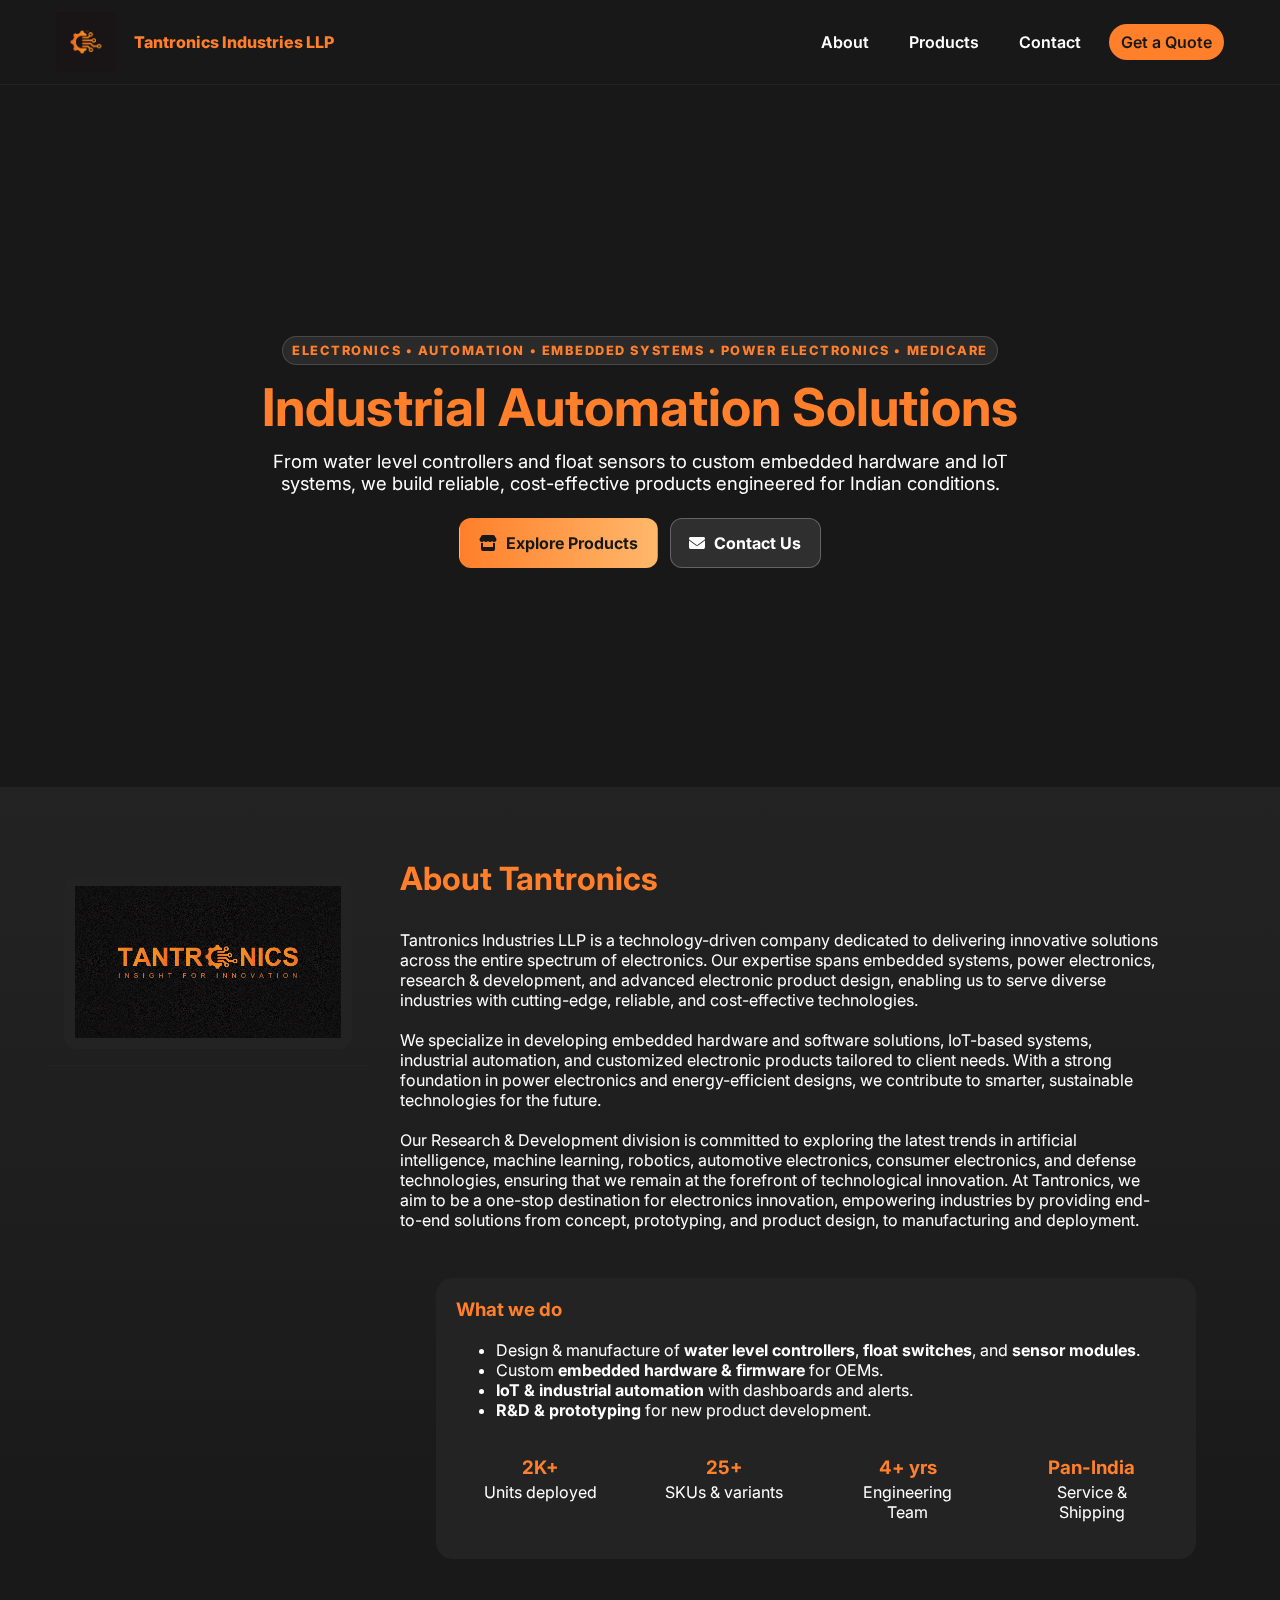
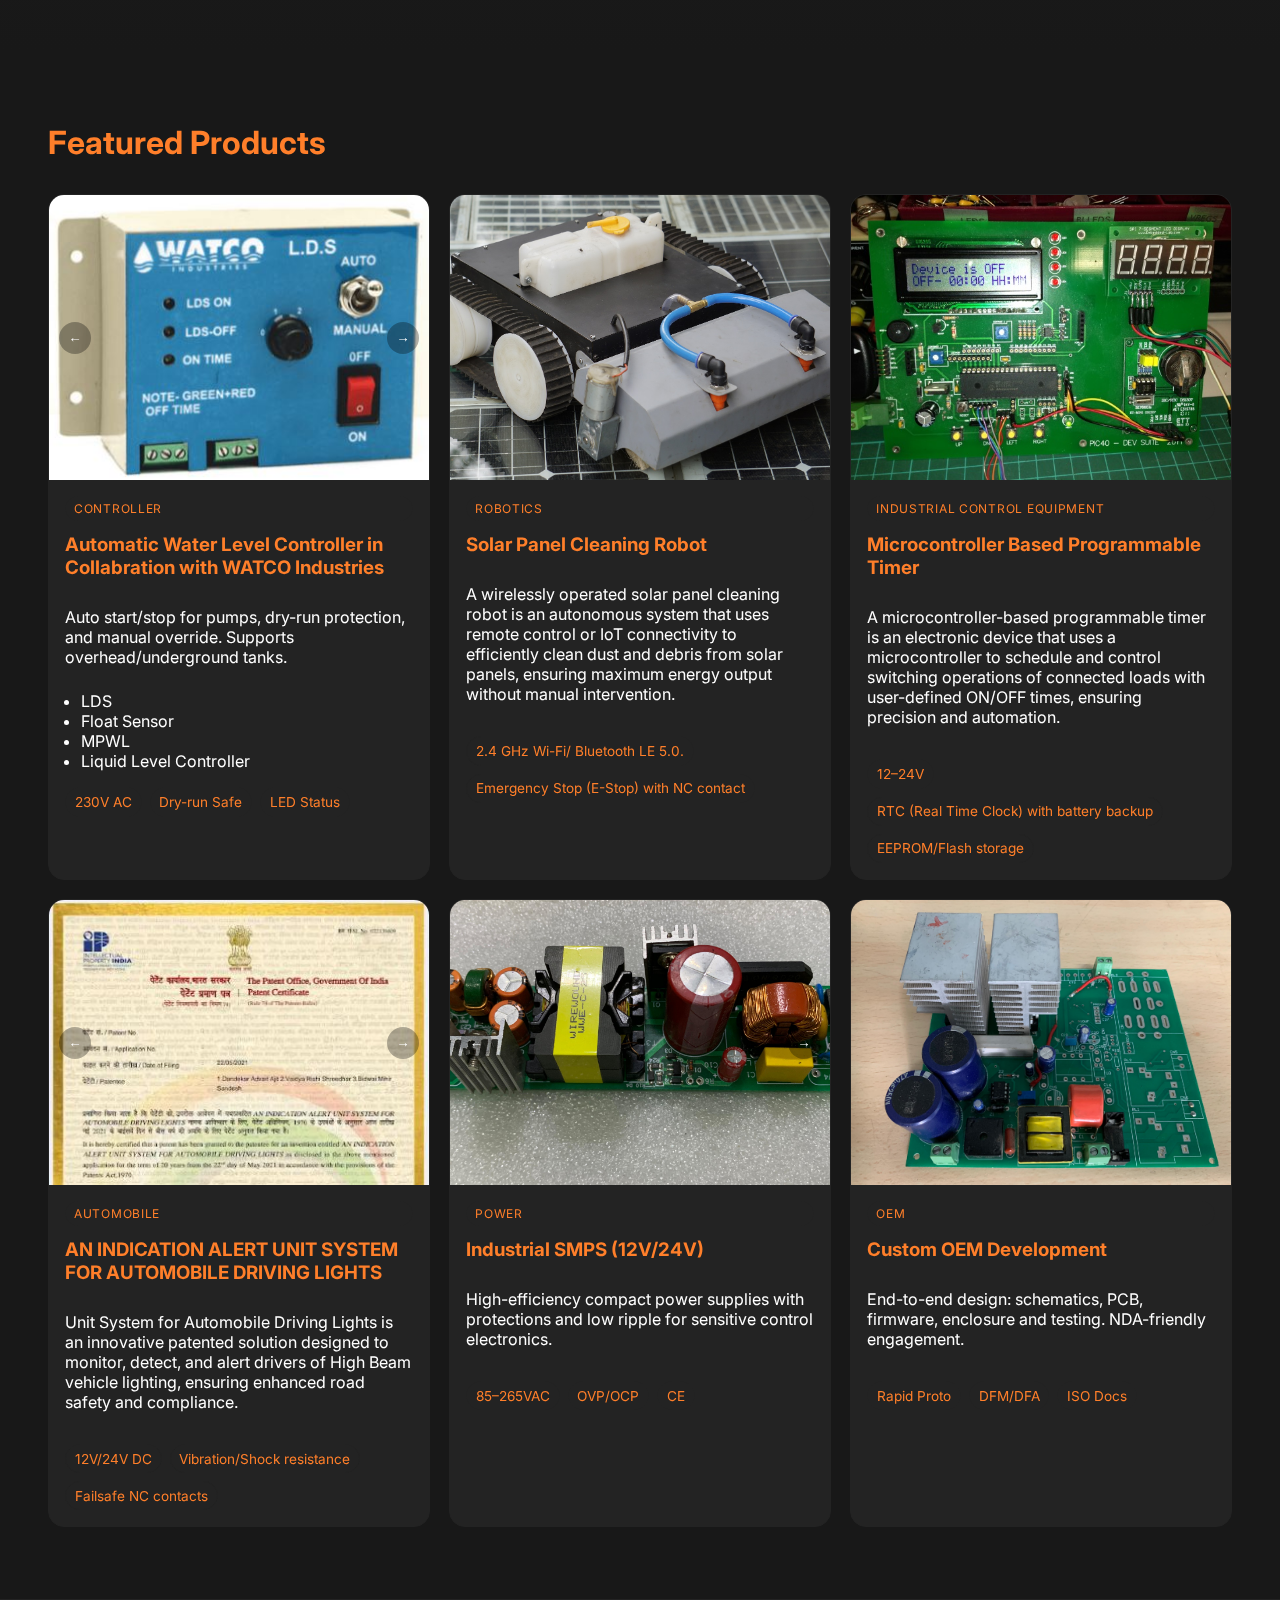
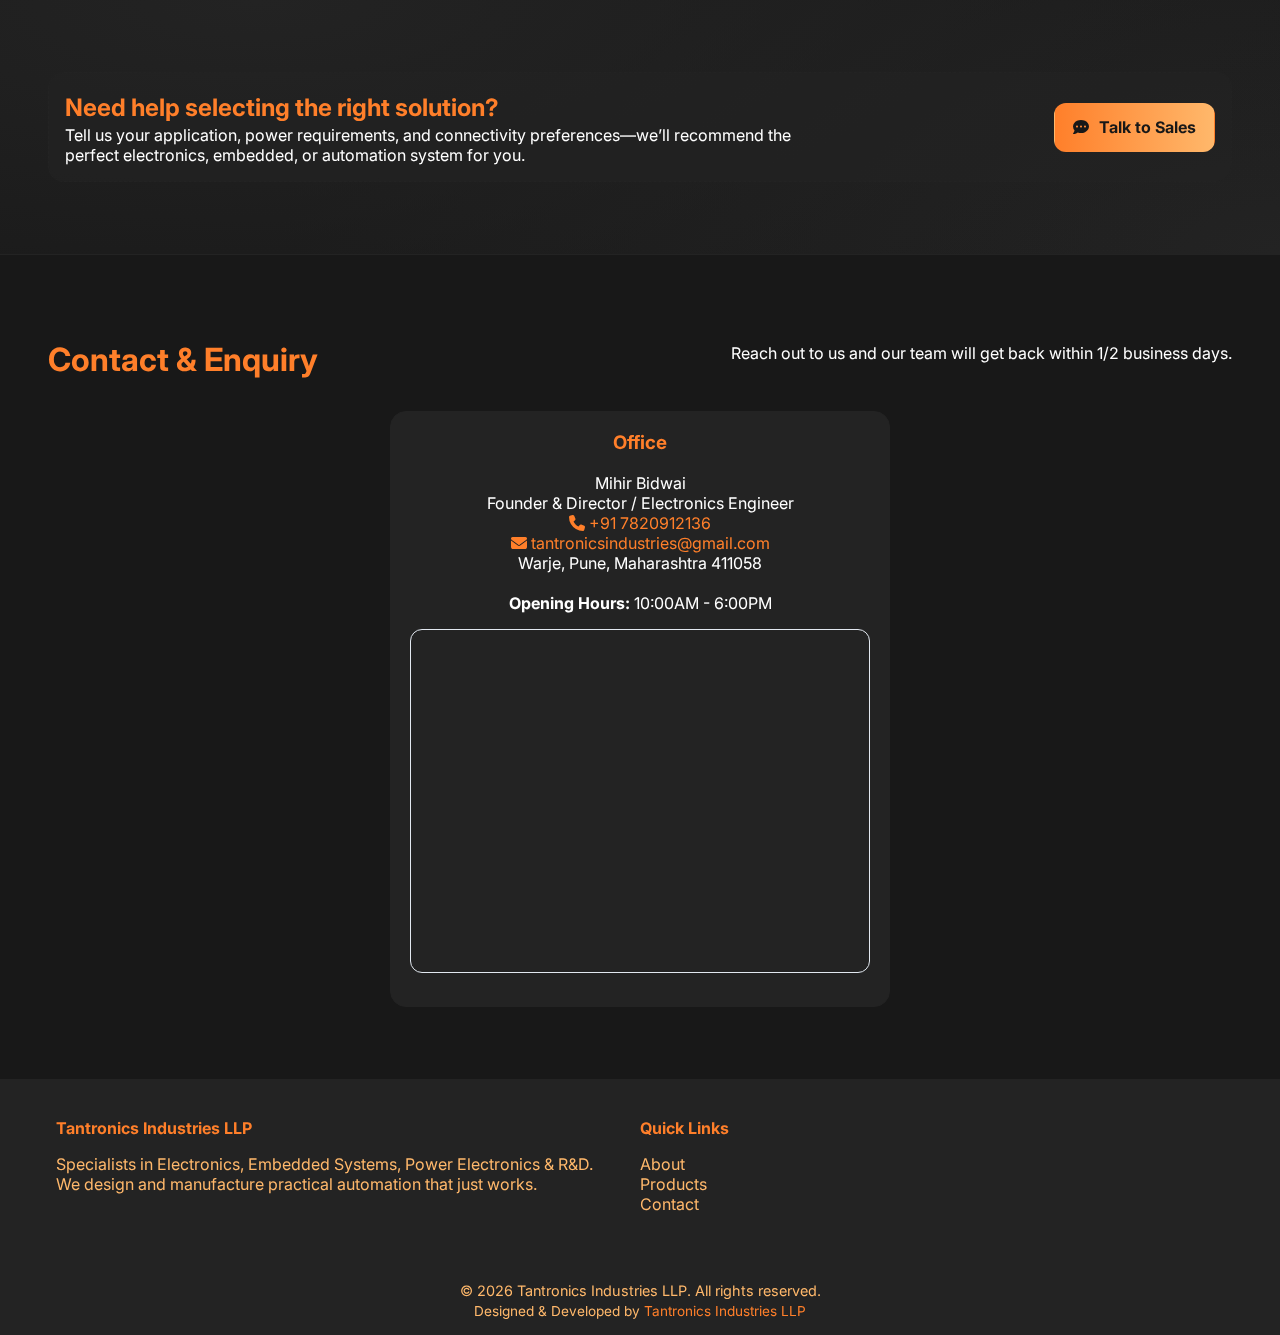
<file: index.html>
<!DOCTYPE html>
<html lang="en">
<head>
  <meta charset="utf-8" />
  <meta name="viewport" content="width=device-width, initial-scale=1" />
  <title>Tantronics Industries LLP – Electronics • Automation • Embedded Systems • Power Electronics • Medicare</title>
  <meta name="description" content="Tantronics Industries LLP delivers innovative electronics: embedded systems, power electronics, IoT and custom R&D-driven products for industry." />
  <meta name="theme-color" content="#181818" />

  <!-- Fonts & Icons -->
  <link rel="preconnect" href="https://fonts.gstatic.com" crossorigin>
  <link href="https://fonts.googleapis.com/css2?family=Inter:wght@300;400;600;800&display=swap" rel="stylesheet">
  <link rel="stylesheet" href="https://cdnjs.cloudflare.com/ajax/libs/font-awesome/6.5.0/css/all.min.css" crossorigin="anonymous" referrerpolicy="no-referrer" />
  <link rel="icon" type="image/png" href="./static/Tantronics Logo.png">
  <link rel="stylesheet" href="./static/style.css">
</head>
<body>
  <!-- Header -->
  <header>
    <div class="nav">
      <a class="brand" href="#home" aria-label="Tantronics home">
        <img src="./static/Tantronics logo icon-06.png" alt="Tantronics Logo" class="header-logo" loading="lazy">
        <span>Tantronics Industries LLP</span>
      </a>
      <nav aria-label="Primary" class="primary-nav" role="navigation">
        <button class="hamburger" aria-label="Toggle menu" aria-expanded="false"><i class="fa-solid fa-bars"></i></button>

        <!-- Desktop links -->
        <ul class="desktop-links">
          <li><a href="#about">About</a></li>
          <li><a href="#products">Products</a></li>
          <li><a href="#contact">Contact</a></li>
          <li><a class="nav-cta" href="#enquiry">Get a Quote</a></li>
        </ul>

        <!-- Mobile menu (hidden on desktop, toggled by hamburger) -->
        <div id="mobileMenu" class="mobile-menu" aria-hidden="true">
          <ul>
            <li><a href="#about">About</a></li>
            <li><a href="#products">Products</a></li>
            <li><a href="#contact">Contact</a></li>
            <li><a class="nav-cta" href="#enquiry">Get a Quote</a></li>
          </ul>
        </div>
      </nav>
    </div>
  </header>

  <!-- Hero -->
  <section class="hero" id="home" role="banner" aria-label="Hero">
    <div class="hero-inner">
      <span class="eyebrow">Electronics • Automation • Embedded Systems • Power Electronics • Medicare</span>
      <h1>Industrial Automation Solutions</h1>
      <p>From water level controllers and float sensors to custom embedded hardware and IoT systems, we build reliable, cost-effective products engineered for Indian conditions.</p>
      <div class="cta-row">
        <a href="#products" class="btn btn-primary"><i class="fa-solid fa-store"></i> Explore Products</a>
        <a href="#contact" class="btn btn-ghost"><i class="fa-solid fa-envelope"></i> Contact Us</a>
      </div>
    </div>
  </section>

  <!-- ABOUT -->
<section class="about" id="about" aria-label="About Tantronics">
  <div class="container about-grid">
    
    <!-- Left column: logo -->
    <div class="about-image" aria-hidden="false">
      <div class="about-image-inner" style="display:flex; justify-content:center; align-items:center; padding:1rem;">
        <img src="./static/Tantronics Logo.png"
             alt="Tantronics Logo"
             loading="lazy"
             class="about-main-logo"
             style="max-width:380px; width:100%; height:auto;" />
      </div>
    </div>

    <!-- Right column: copy + centered about-card -->
    <div class="about-copy">
      <div class="section-head">
        <h2>About Tantronics</h2>
        <p class="lead">
          Tantronics Industries LLP is a technology-driven company dedicated to delivering innovative solutions across the entire spectrum of electronics. Our expertise spans embedded systems, power electronics, research & development, and advanced electronic product design, enabling us to serve diverse industries with cutting-edge, reliable, and cost-effective technologies.
          <br><br>
          We specialize in developing embedded hardware and software solutions, IoT-based systems, industrial automation, and customized electronic products tailored to client needs. With a strong foundation in power electronics and energy-efficient designs, we contribute to smarter, sustainable technologies for the future.
          <br><br>
          Our Research & Development division is committed to exploring the latest trends in artificial intelligence, machine learning, robotics, automotive electronics, consumer electronics, and defense technologies, ensuring that we remain at the forefront of technological innovation. At Tantronics, we aim to be a one-stop destination for electronics innovation, empowering industries by providing end-to-end solutions from concept, prototyping, and product design, to manufacturing and deployment.
        </p>
      </div>

      <!-- centered about-card -->
      <div class="about-card centered-card">
        <h3 style="margin-top:0; color:var(--brand)">What we do</h3>
        <ul>
          <li>Design & manufacture of <strong>water level controllers</strong>, <strong>float switches</strong>, and <strong>sensor modules</strong>.</li>
          <li>Custom <strong>embedded hardware & firmware</strong> for OEMs.</li>
          <li><strong>IoT & industrial automation</strong> with dashboards and alerts.</li>
          <li><strong>R&D & prototyping</strong> for new product development.</li>
        </ul>

        <div class="kpis" aria-label="Key stats">
          <div class="kpi">
            <h3>2K+</h3>
            <div>Units deployed</div>
          </div>
          <div class="kpi">
            <h3>25+</h3>
            <div>SKUs & variants</div>
          </div>
          <div class="kpi">
            <h3>4+ yrs</h3>
            <div>Engineering Team</div>
          </div>
          <div class="kpi">
            <h3>Pan-India</h3>
            <div>Service & Shipping</div>
          </div>
        </div>
      </div>
    </div>
  </div>
</section>
  
  <!-- Products -->
  <section class="products" id="products">
    <div class="container">
      <div class="section-head">
        <h2>Featured Products</h2>
      </div>
      <div class="product-grid">
        <!-- (cards unchanged) -->
        <!-- Card 1 -->
        <article class="card">
          <div class="wlc-carousel" style="position:relative; width:100%; aspect-ratio:4/3; overflow:hidden;">
            <img src="./static/wi1.jpg" alt="Water Level Controller 1" class="wlc-img" style="width:100%; height:100%; object-fit:cover; display:block;">
            <img src="./static/wi2.jpg" alt="Water Level Controller 2" class="wlc-img" style="width:100%; height:100%; object-fit:cover; display:none; position:absolute; top:0; left:0;">
            <img src="./static/wi3.jpg" alt="Water Level Controller 3" class="wlc-img" style="width:100%; height:100%; object-fit:cover; display:none; position:absolute; top:0; left:0;">
            <img src="./static/wi4.jpg" alt="Water Level Controller 4" class="wlc-img" style="width:100%; height:100%; object-fit:cover; display:none; position:absolute; top:0; left:0;">
            <button class="wlc-prev" style="position:absolute; top:50%; left:10px; transform:translateY(-50%); background:rgba(0,0,0,0.3); color:#fff; border:none; border-radius:50%; width:32px; height:32px; cursor:pointer;">&#8592;</button>
            <button class="wlc-next" style="position:absolute; top:50%; right:10px; transform:translateY(-50%); background:rgba(0,0,0,0.3); color:#fff; border:none; border-radius:50%; width:32px; height:32px; cursor:pointer;">&#8594;</button>
          </div>
          <div class="p">
            <span class="pill">Controller</span>
            <h3>Automatic Water Level Controller in Collabration with WATCO Industries</h3>
            <p>Auto start/stop for pumps, dry-run protection, and manual override. Supports overhead/underground tanks.</p>
            <ul style="margin:0 0 0 1em; padding:0; color:inherit;">
              <li>LDS</li>
              <li>Float Sensor</li>
              <li>MPWL</li>
              <li>Liquid Level Controller</li>
            </ul>
            <div class="features">
              <span>230V AC</span>
              <span>Dry-run Safe</span>
              <span>LED Status</span>
            </div>
          </div>
        </article>
        <!-- rest of cards unchanged... -->
        <article class="card">
          <img src="./static/solar panel cleaner robot.jpg" alt="Solar Panel Cleaning Robot" loading="lazy" style="aspect-ratio:4/3; width:100%; height:auto; object-fit:cover;">
          <div class="p">
            <span class="pill">Robotics</span>
            <h3>Solar Panel Cleaning Robot</h3>
            <p>A wirelessly operated solar panel cleaning robot is an autonomous system that uses remote control or IoT connectivity to efficiently clean dust and debris from solar panels, ensuring maximum energy output without manual intervention.</p>
            <div class="features">
              <span>2.4 GHz Wi-Fi/ Bluetooth LE 5.0.</span>
              <span>Emergency Stop (E-Stop) with NC contact</span>
            </div>
          </div>
        </article>
        <!-- Card 3 -->
        <article class="card">
          <img src="./static/Digital-Timer.jpg" alt="Light dependent switch module" loading="lazy">
          <div class="p">
            <span class="pill">Industrial Control Equipment</span>
            <h3>Microcontroller Based Programmable Timer </h3>
            <p>A microcontroller-based programmable timer is an electronic device that uses a microcontroller to schedule and control switching operations of connected loads with user-defined ON/OFF times, ensuring precision and automation.</p>
            <div class="features">
              <span>12–24V</span><br>
              <span>RTC (Real Time Clock) with battery backup</span>
              <span>EEPROM/Flash storage</span>
            </div>
          </div>
        </article>
        <!-- Card 4 -->
        <article class="card">
          <div class="auto-carousel" style="position:relative; width:100%; aspect-ratio:4/3; overflow:hidden;">
            <img src="./static/pt1.1.JPG" alt="Automobile Alert Unit 1" class="auto-img" style="width:100%; height:100%; object-fit:cover; display:block;">
            <img src="./static/pt1.JPG" alt="Automobile Alert Unit 2" class="auto-img" style="width:100%; height:100%; object-fit:cover; display:none; position:absolute; top:0; left:0;">
            <button class="auto-prev" style="position:absolute; top:50%; left:10px; transform:translateY(-50%); background:rgba(0,0,0,0.3); color:#fff; border:none; border-radius:50%; width:32px; height:32px; cursor:pointer;">&#8592;</button>
            <button class="auto-next" style="position:absolute; top:50%; right:10px; transform:translateY(-50%); background:rgba(0,0,0,0.3); color:#fff; border:none; border-radius:50%; width:32px; height:32px; cursor:pointer;">&#8594;</button>
          </div>
          <div class="p">
            <span class="pill">Automobile</span>
            <h3> AN INDICATION ALERT UNIT SYSTEM FOR AUTOMOBILE DRIVING 
LIGHTS</h3>
            <p>Unit System for Automobile Driving Lights is an innovative patented solution designed to monitor, detect, and alert drivers of High Beam vehicle lighting, ensuring enhanced road safety and compliance.</p>
            <div class="features">
              <span>12V/24V DC</span>
              <span>Vibration/Shock resistance</span>
              <span>Failsafe NC contacts</span>
            </div>
          </div>
        </article>
        <!-- Card 5 -->
        <article class="card">
          <div class="smps-carousel" style="position:relative; width:100%; aspect-ratio:4/3; overflow:hidden;">
            <img src="./static/ps.jpg" alt="Industrial SMPS power supply 1" class="smps-img" style="width:100%; height:100%; object-fit:cover; display:block;">
            <img src="./static/ps1.jpg" alt="Industrial SMPS power supply 2" class="smps-img" style="width:100%; height:100%; object-fit:cover; display:none; position:absolute; top:0; left:0;">
            <img src="./static/ps2.jpg" alt="Industrial SMPS power supply 3" class="smps-img" style="width:100%; height:100%; object-fit:cover; display:none; position:absolute; top:0; left:0;">
            <button class="smps-prev" style="position:absolute; top:50%; left:10px; transform:translateY(-50%); background:rgba(0,0,0,0.3); color:#fff; border:none; border-radius:50%; width:32px; height:32px; cursor:pointer;">&#8592;</button>
            <button class="smps-next" style="position:absolute; top:50%; right:10px; transform:translateY(-50%); background:rgba(0,0,0,0.3); color:#fff; border:none; border-radius:50%; width:32px; height:32px; cursor:pointer;">&#8594;</button>
          </div>
          <div class="p">
            <span class="pill">Power</span>
            <h3>Industrial SMPS (12V/24V)</h3>
            <p>High-efficiency compact power supplies with protections and low ripple for sensitive control electronics.</p>
            <div class="features">
              <span>85–265VAC</span>
              <span>OVP/OCP</span>
              <span>CE</span>
            </div>
          </div>
        </article>
        <!-- Card 6 -->
        <article class="card">
          <img src="./static/ozone.jpg" alt="Custom PCB and enclosure mockup" loading="lazy">
          <div class="p">
            <span class="pill">OEM</span>
            <h3>Custom OEM Development</h3>
            <p>End-to-end design: schematics, PCB, firmware, enclosure and testing. NDA-friendly engagement.</p>
            <div class="features">
              <span>Rapid Proto</span>
              <span>DFM/DFA</span>
              <span>ISO Docs</span>
            </div>
          </div>
        </article>
      </div>
    </div>
  </section>

  <!-- CTA Banner -->
  <section class="cta" id="enquiry" aria-label="Enquiry">
    <div class="container">
      <div class="panel">
        <div>
          <h2 style="margin:.2rem 0; color:var(--brand)">Need help selecting the right solution?</h2>
          <div class="lead">Tell us your application, power requirements, and connectivity preferences—we’ll recommend the perfect electronics, embedded, or automation system for you.</div>
        </div>
        <a href="#contact" class="btn btn-primary"><i class="fa-solid fa-comment-dots"></i> Talk to Sales</a>
      </div>
    </div>
  </section>

  <!-- Contact -->
  <section class="contact" id="contact">
    <div class="container">
      <div class="section-head">
        <h2>Contact & Enquiry</h2>
          <p class="lead">Reach out to us and our team will get back within 1/2 business days.</p>
      </div>
        <div class="contact-grid" style="justify-content:center; display:flex;">
          <aside style="margin:auto; width:100%; max-width:500px;">
            <div class="about-card" style="height:100%; text-align:center;">
              <h3 style="margin-top:0; color:var(--brand)">Office</h3>
              <p>
                Mihir Bidwai<br>
                Founder & Director / Electronics Engineer<br>
                <a href="tel:+917820912136"><i class="fa-solid fa-phone"></i> +91 7820912136</a><br>
                <a href="mailto:tantronicsindustries@gmail.com"><i class="fa-solid fa-envelope"></i> tantronicsindustries@gmail.com</a><br>
                Warje, Pune, Maharashtra 411058<br>
                <br>
                <strong>Opening Hours:</strong> 10:00AM - 6:00PM
              </p>
              <div style="aspect-ratio: 4/3; overflow:hidden; border-radius:12px; border:1px solid #e2e8f0; margin-top:1rem;">
                <iframe src="https://www.google.com/maps/embed?pb=!1m18!1m12!1m3!1d3784.154432274673!2d73.79742399999999!3d18.476662700000002!2m3!1f0!2f0!3f0!3m2!1i1024!2i768!4f13.1!3m3!1m2!1s0x3bc2950ca7c99333%3A0xc91c6645095e74cc!2sTantronics%20Industries!5e0!3m2!1sen!2sin!4v1755714398449!5m2!1sen!2sin" width="100%" height="100%" style="border:0;" allowfullscreen="" loading="lazy" referrerpolicy="no-referrer-when-downgrade"></iframe>
              </div>
              <p class="form-note" style="margin-top:.75rem"></p>
            </div>
          </aside>
        </div>
    </div>
  </section>

  <!-- Footer -->
  <footer>
    <div class="foot">
      <div>
        <h4>Tantronics Industries LLP</h4>
        <p>Specialists in Electronics, Embedded Systems, Power Electronics & R&D. We design and manufacture practical automation that just works.</p>
      </div>
      <div class="foot-links">
        <h4>Quick Links</h4>
        <p><a href="#about">About</a><br>
           <a href="#products">Products</a><br>
           <a href="#contact">Contact</a></p>
      </div>
    </div>
    <div class="sub">
      <div>© <span id="year"></span> Tantronics Industries LLP. All rights reserved.</div>
      <div style="margin-top:.25rem; font-size:.85rem">Designed & Developed by <a href="#">Tantronics Industries LLP</a></div>
    </div>
  </footer>

  <script>
    // Mobile menu toggle
    const burger = document.querySelector('.hamburger');
    const mobileMenu = document.getElementById('mobileMenu');

    burger?.addEventListener('click', () => {
      const isOpen = mobileMenu.style.display === 'block' || mobileMenu.classList.contains('open');
      if (!isOpen) {
        mobileMenu.style.display = 'block';
        mobileMenu.classList.add('open');
        burger.setAttribute('aria-expanded', 'true');
        mobileMenu.setAttribute('aria-hidden', 'false');
      } else {
        mobileMenu.style.display = 'none';
        mobileMenu.classList.remove('open');
        burger.setAttribute('aria-expanded', 'false');
        mobileMenu.setAttribute('aria-hidden', 'true');
      }
    });

    // Close mobile menu on link click
    mobileMenu?.querySelectorAll('a').forEach(a => a.addEventListener('click', ()=>{
      mobileMenu.style.display = 'none';
      mobileMenu.classList.remove('open');
      burger.setAttribute('aria-expanded', 'false');
      mobileMenu.setAttribute('aria-hidden', 'true');
    }));

    // Year in footer
    document.getElementById('year').textContent = new Date().getFullYear();

    // Basic form validation + submission UX (kept)
    const form = document.getElementById('contactForm');
    const statusEl = document.getElementById('formStatus');
    form?.addEventListener('submit', async (e) => {
      e.preventDefault();
      statusEl.textContent = '';
      if(!form.checkValidity()){
        statusEl.textContent = 'Please fill required fields.';
        return;
      }
      statusEl.textContent = 'Thanks! Your enquiry has been sent.';
      form.reset();
    });

    // Carousels (kept as before)...
    const smpsImgs = document.querySelectorAll('.smps-carousel .smps-img');
    const smpsPrev = document.querySelector('.smps-prev');
    const smpsNext = document.querySelector('.smps-next');
    let smpsIndex = 0;
    function showSmpsImg(idx) {
      smpsImgs.forEach((img, i) => {
        img.style.display = i === idx ? 'block' : 'none';
      });
    }
    smpsPrev?.addEventListener('click', () => {
      smpsIndex = (smpsIndex - 1 + smpsImgs.length) % smpsImgs.length;
      showSmpsImg(smpsIndex);
    });
    smpsNext?.addEventListener('click', () => {
      smpsIndex = (smpsIndex + 1) % smpsImgs.length;
      showSmpsImg(smpsIndex);
    });
    showSmpsImg(smpsIndex);

    const wlcImgs = document.querySelectorAll('.wlc-carousel .wlc-img');
    const wlcPrev = document.querySelector('.wlc-prev');
    const wlcNext = document.querySelector('.wlc-next');
    let wlcIndex = 0;
    function showWlcImg(idx) {
      wlcImgs.forEach((img, i) => {
        img.style.display = i === idx ? 'block' : 'none';
      });
    }
    wlcPrev?.addEventListener('click', () => {
      wlcIndex = (wlcIndex - 1 + wlcImgs.length) % wlcImgs.length;
      showWlcImg(wlcIndex);
    });
    wlcNext?.addEventListener('click', () => {
      wlcIndex = (wlcIndex + 1) % wlcImgs.length;
      showWlcImg(wlcIndex);
    });
    showWlcImg(wlcIndex);

    const autoImgs = document.querySelectorAll('.auto-carousel .auto-img');
    const autoPrev = document.querySelector('.auto-prev');
    const autoNext = document.querySelector('.auto-next');
    let autoIndex = 0;
    function showAutoImg(idx) {
      autoImgs.forEach((img, i) => {
        img.style.display = i === idx ? 'block' : 'none';
      });
    }
    autoPrev?.addEventListener('click', () => {
      autoIndex = (autoIndex - 1 + autoImgs.length) % autoImgs.length;
      showAutoImg(autoIndex);
    });
    autoNext?.addEventListener('click', () => {
      autoIndex = (autoIndex + 1) % autoImgs.length;
      showAutoImg(autoIndex);
    });
    showAutoImg(autoIndex);
  </script>
</body>
</html>
</file>
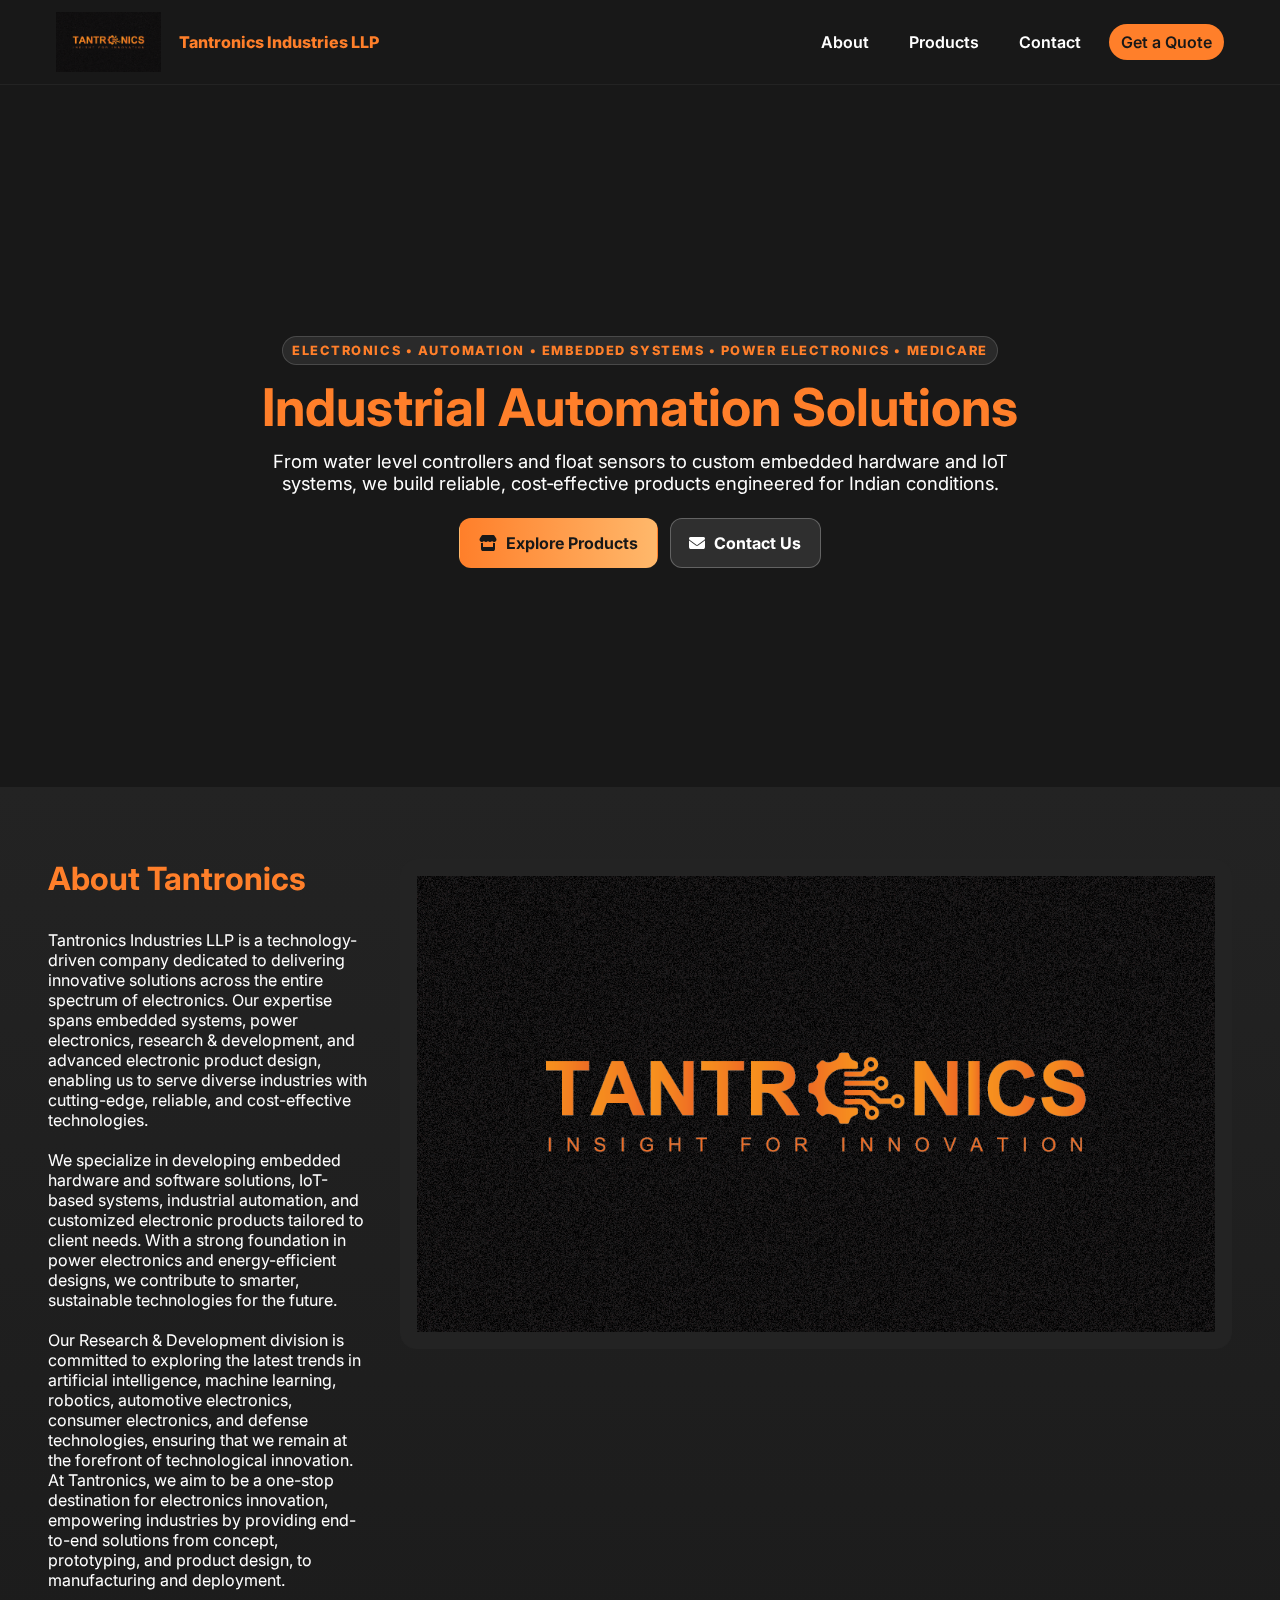
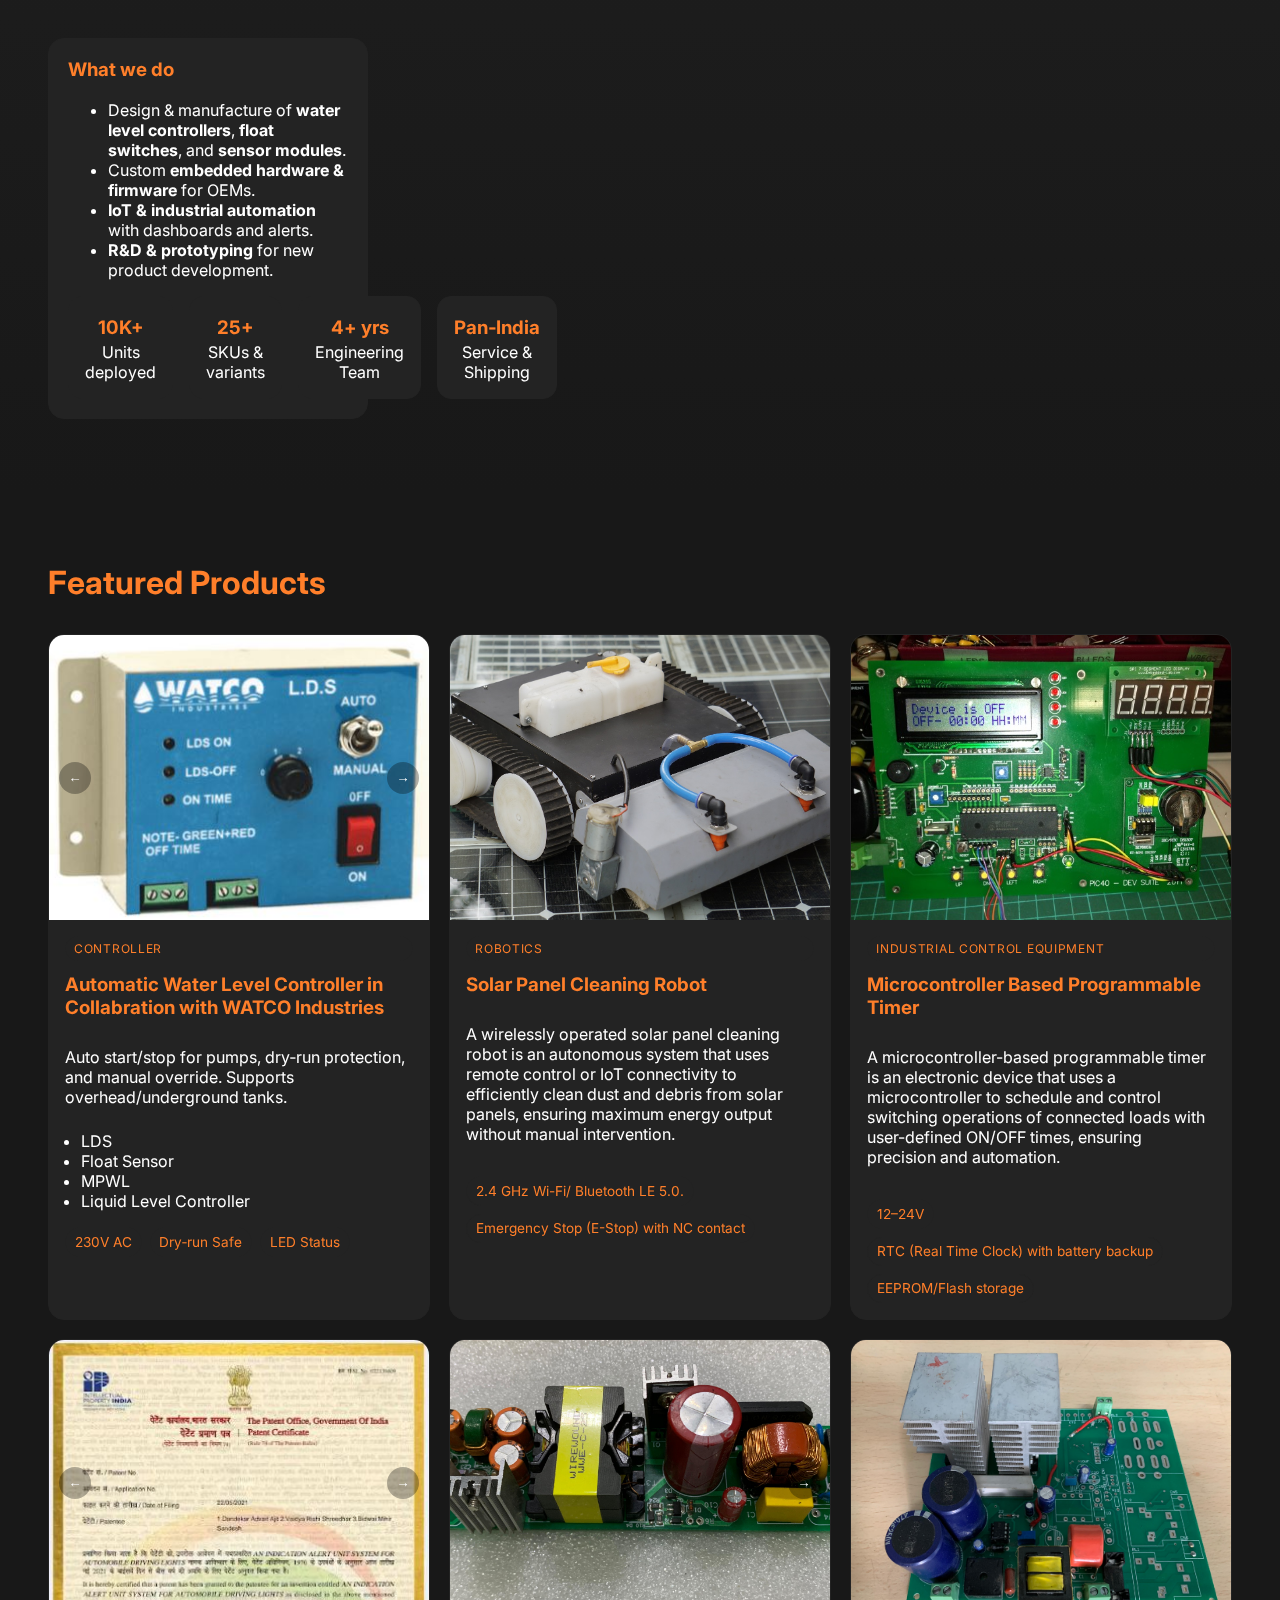
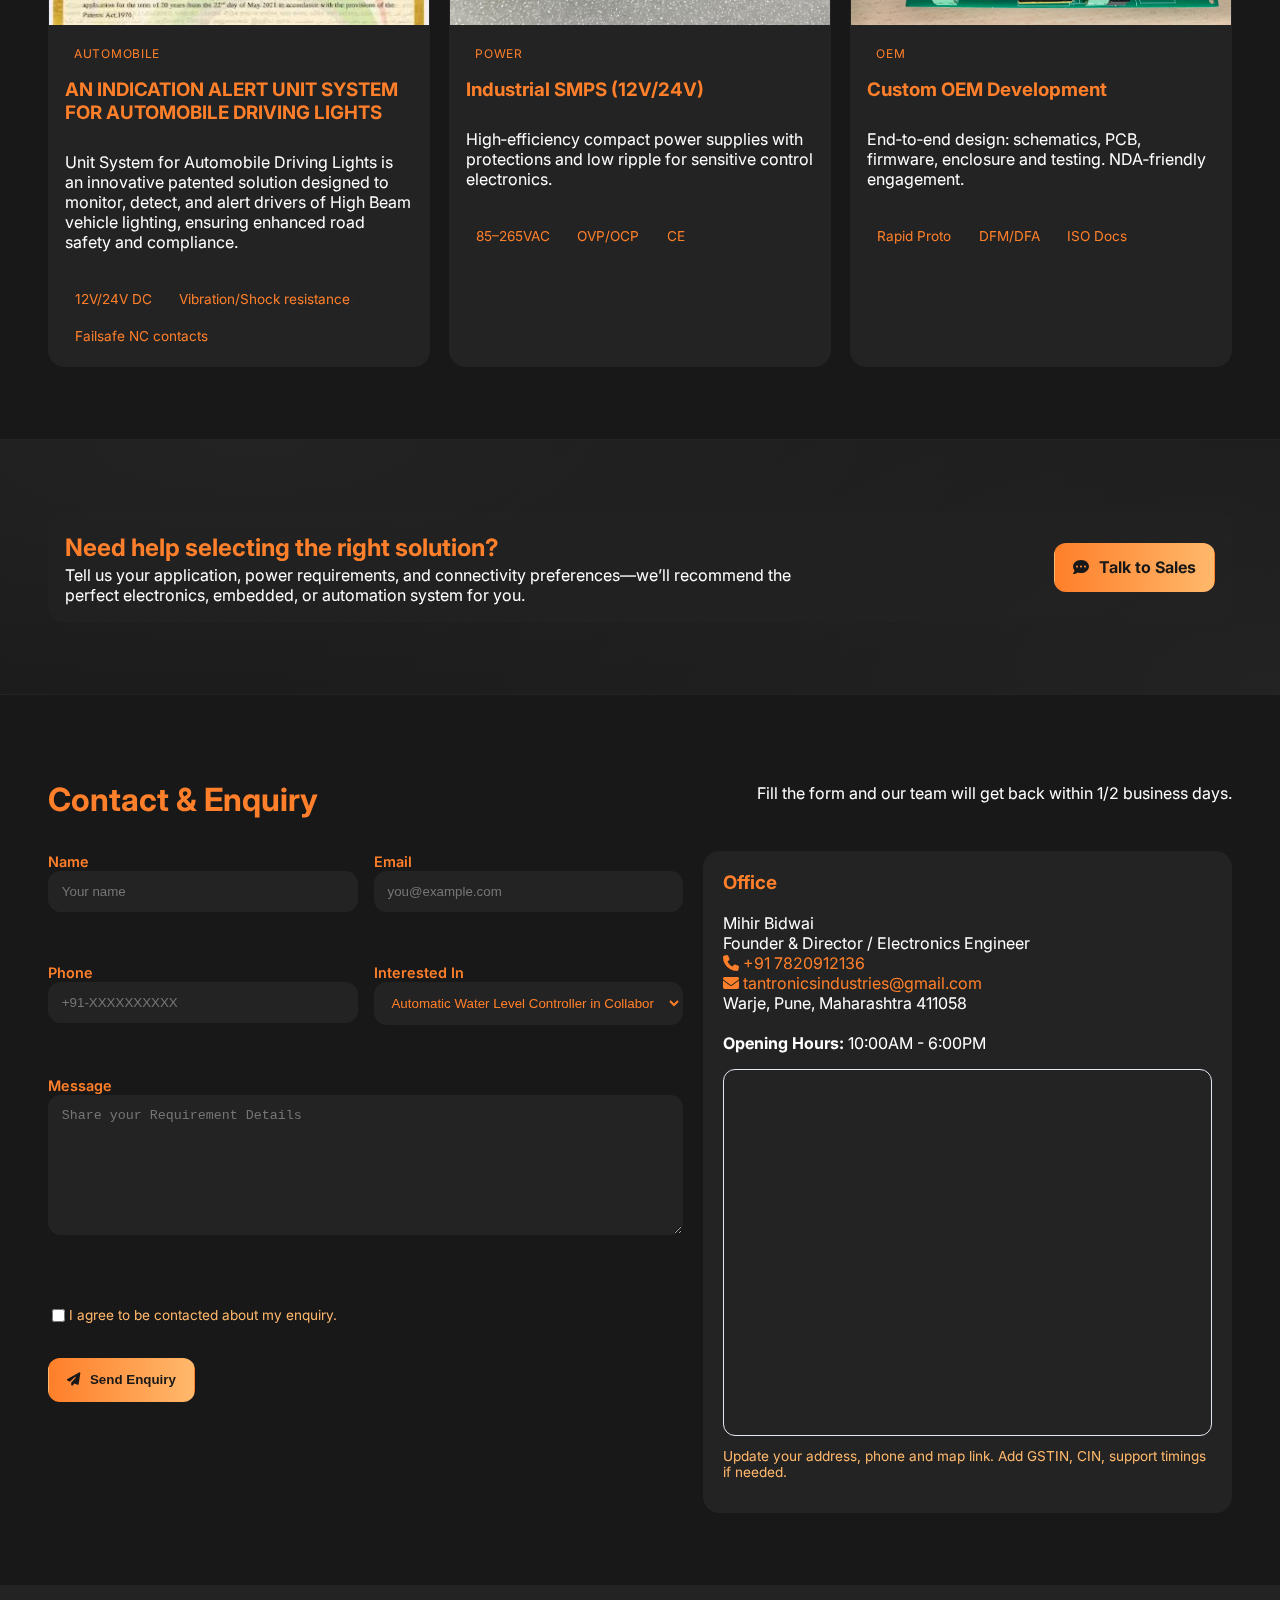
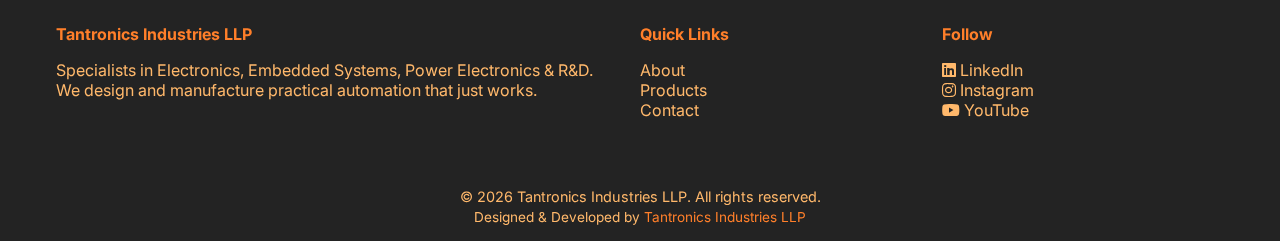
<file: ignore.html>
<!DOCTYPE html>
<html lang="en">
<head>
  <meta charset="utf-8" />
  <meta name="viewport" content="width=device-width, initial-scale=1" />
  <title>Tantronics Industries LLP – Electronics • Automation • Embedded Systems • Power Electronics • Medicare</title>
  <meta name="description" content="Tantronics Industries LLP delivers innovative electronics: embedded systems, power electronics, IoT and custom R&D-driven products for industry." />
  <meta name="theme-color" content="#181818" />

  <!-- Fonts & Icons -->
  <link rel="preconnect" href="https://fonts.gstatic.com" crossorigin>
  <link href="https://fonts.googleapis.com/css2?family=Inter:wght@300;400;600;800&display=swap" rel="stylesheet">
  <link rel="stylesheet" href="https://cdnjs.cloudflare.com/ajax/libs/font-awesome/6.5.0/css/all.min.css" crossorigin="anonymous" referrerpolicy="no-referrer" />
  <link rel="icon" type="image/png" href="./static/Tantronics Logo.png">
  <link rel="stylesheet" href="./static/style.css">
</head>
<body>
  <!-- Header -->
  <header>
    <div class="nav">
      <a class="brand" href="#home" aria-label="Tantronics home">
        <img src="./static/Tantronics Logo.png" alt="Tantronics Logo" class="header-logo" loading="lazy">
        <span>Tantronics Industries LLP</span>
      </a>
      <nav aria-label="Primary">
        <button class="hamburger" aria-label="Toggle menu"><i class="fa-solid fa-bars"></i></button>
        <ul>
          <li><a href="#about">About</a></li>
          <li><a href="#products">Products</a></li>
          <li><a href="#contact">Contact</a></li>
          <li><a class="nav-cta" href="#enquiry">Get a Quote</a></li>
        </ul>
      </nav>
    </div>
    
  </header>
  <!-- Hero -->
  <section class="hero" id="home" role="banner" aria-label="Hero">
    <div class="hero-inner">
      <span class="eyebrow">Electronics • Automation • Embedded Systems • Power Electronics • Medicare</span>
      <h1>Industrial Automation Solutions</h1>
      <p>From water level controllers and float sensors to custom embedded hardware and IoT systems, we build reliable, cost‑effective products engineered for Indian conditions.</p>
      <div class="cta-row">
        <a href="#products" class="btn btn-primary"><i class="fa-solid fa-store"></i> Explore Products</a>
        <a href="#contact" class="btn btn-ghost"><i class="fa-solid fa-envelope"></i> Contact Us</a>
      </div>
    </div>
  </section>
  <!-- About -->
  <section class="about" id="about">
    <div class="container about-grid">
      <div class="about-copy">
        <div class="section-head">
          <h2>About Tantronics</h2>
          <p class="lead">Tantronics Industries LLP is a technology-driven company dedicated to delivering innovative solutions across the entire spectrum of electronics. Our expertise spans embedded systems, power electronics, research & development, and advanced electronic product design, enabling us to serve diverse industries with cutting-edge, reliable, and cost-effective technologies.<br><br>
          We specialize in developing embedded hardware and software solutions, IoT-based systems, industrial automation, and customized electronic products tailored to client needs. With a strong foundation in power electronics and energy-efficient designs, we contribute to smarter, sustainable technologies for the future.<br><br>
          Our Research & Development division is committed to exploring the latest trends in artificial intelligence, machine learning, robotics, automotive electronics, consumer electronics, and defense technologies, ensuring that we remain at the forefront of technological innovation. At Tantronics, we aim to be a one-stop destination for electronics innovation, empowering industries by providing end-to-end solutions from concept, prototyping, and product design, to manufacturing and deployment.</p>
        </div>
        <div class="about-card">
          <h3 style="margin-top:0; color:var(--brand)">What we do</h3>
          <ul>
            <li>Design & manufacture of <strong>water level controllers</strong>, <strong>float switches</strong>, and <strong>sensor modules</strong>.</li>
            <li>Custom <strong>embedded hardware & firmware</strong> for OEMs.</li>
            <li><strong>IoT & industrial automation</strong> with dashboards and alerts.</li>
            <li><strong>R&D & prototyping</strong> for new product development.</li>
          </ul>
          <div class="kpis" aria-label="Key stats">
            <div class="kpi">
              <h3>10K+</h3>
              <div>Units deployed</div>
            </div>
            <div class="kpi">
              <h3>25+</h3>
              <div>SKUs & variants</div>
            </div>
            <div class="kpi">
              <h3>4+ yrs</h3>
              <div>Engineering Team</div>
            </div>
            <div class="kpi">
              <h3>Pan‑India</h3>
              <div>Service & Shipping</div>
            </div>
          </div>
        </div>
      </div>
      <aside>
        <img src="./static/Tantronics Logo.png" alt="Tantronics Logo" loading="lazy" style="border-radius:16px; border:1px solid #232323; background:#232323; padding:1rem;">
        <div class="form-note" style="margin-top:.75rem"></div>
      </aside>
    </div>
  </section>
  <!-- Products -->
  <section class="products" id="products">
    <div class="container">
      <div class="section-head">
        <h2>Featured Products</h2>
      </div>
      <div class="product-grid">
        <!-- Card 1 -->
        <article class="card">
          <div class="wlc-carousel" style="position:relative; width:100%; aspect-ratio:4/3; overflow:hidden;">
            <img src="./static/wi1.jpg" alt="Water Level Controller 1" class="wlc-img" style="width:100%; height:100%; object-fit:cover; display:block;">
            <img src="./static/wi2.jpg" alt="Water Level Controller 2" class="wlc-img" style="width:100%; height:100%; object-fit:cover; display:none; position:absolute; top:0; left:0;">
            <img src="./static/wi3.jpg" alt="Water Level Controller 3" class="wlc-img" style="width:100%; height:100%; object-fit:cover; display:none; position:absolute; top:0; left:0;">
            <img src="./static/wi4.jpg" alt="Water Level Controller 4" class="wlc-img" style="width:100%; height:100%; object-fit:cover; display:none; position:absolute; top:0; left:0;">
            <button class="wlc-prev" style="position:absolute; top:50%; left:10px; transform:translateY(-50%); background:rgba(0,0,0,0.3); color:#fff; border:none; border-radius:50%; width:32px; height:32px; cursor:pointer;">&#8592;</button>
            <button class="wlc-next" style="position:absolute; top:50%; right:10px; transform:translateY(-50%); background:rgba(0,0,0,0.3); color:#fff; border:none; border-radius:50%; width:32px; height:32px; cursor:pointer;">&#8594;</button>
          </div>
          <div class="p">
            <span class="pill">Controller</span>
            <h3>Automatic Water Level Controller in Collabration with WATCO Industries</h3>
            <p>Auto start/stop for pumps, dry‑run protection, and manual override. Supports overhead/underground tanks.</p>
            <ul style="margin:0 0 0 1em; padding:0; color:inherit;">
              <li>LDS</li>
              <li>Float Sensor</li>
              <li>MPWL</li>
              <li>Liquid Level Controller</li>
            </ul>
            <div class="features">
              <span>230V AC</span>
              <span>Dry‑run Safe</span>
              <span>LED Status</span>
            </div>
          </div>
        </article>
        <!-- Card 2 -->
        <article class="card">
          <img src="./static/solar panel cleaner robot.jpg" alt="Solar Panel Cleaning Robot" loading="lazy" style="aspect-ratio:4/3; width:100%; height:auto; object-fit:cover;">
          <div class="p">
            <span class="pill">Robotics</span>
            <h3>Solar Panel Cleaning Robot</h3>
            <p>A wirelessly operated solar panel cleaning robot is an autonomous system that uses remote control or IoT connectivity to efficiently clean dust and debris from solar panels, ensuring maximum energy output without manual intervention.</p>
            <div class="features">
              <span>2.4 GHz Wi-Fi/ Bluetooth LE 5.0.</span>
              <span>Emergency Stop (E-Stop) with NC contact</span>
            </div>
          </div>
        </article>
        <!-- Card 3 -->
        <article class="card">
          <img src="./static/Digital-Timer.jpg" alt="Light dependent switch module" loading="lazy">
          <div class="p">
            <span class="pill">Industrial Control Equipment</span>
            <h3>Microcontroller Based Programmable Timer </h3>
            <p>A microcontroller-based programmable timer is an electronic device that uses a microcontroller to schedule and control switching operations of connected loads with user-defined ON/OFF times, ensuring precision and automation.</p>
            <div class="features">
              <span>12–24V</span><br>
              <span>RTC (Real Time Clock) with battery backup</span>
              <span>EEPROM/Flash storage</span>
            </div>
          </div>
        </article>
        <!-- Card 4 -->
        <article class="card">
          <div class="auto-carousel" style="position:relative; width:100%; aspect-ratio:4/3; overflow:hidden;">
            <img src="./static/pt1.1.JPG" alt="Automobile Alert Unit 1" class="auto-img" style="width:100%; height:100%; object-fit:cover; display:block;">
            <img src="./static/pt1.JPG" alt="Automobile Alert Unit 2" class="auto-img" style="width:100%; height:100%; object-fit:cover; display:none; position:absolute; top:0; left:0;">
            <button class="auto-prev" style="position:absolute; top:50%; left:10px; transform:translateY(-50%); background:rgba(0,0,0,0.3); color:#fff; border:none; border-radius:50%; width:32px; height:32px; cursor:pointer;">&#8592;</button>
            <button class="auto-next" style="position:absolute; top:50%; right:10px; transform:translateY(-50%); background:rgba(0,0,0,0.3); color:#fff; border:none; border-radius:50%; width:32px; height:32px; cursor:pointer;">&#8594;</button>
          </div>
          <div class="p">
            <span class="pill">Automobile</span>
            <h3> AN INDICATION ALERT UNIT SYSTEM FOR AUTOMOBILE DRIVING 
LIGHTS</h3>
            <p>Unit System for Automobile Driving Lights is an innovative patented solution designed to monitor, detect, and alert drivers of High Beam vehicle lighting, ensuring enhanced road safety and compliance.</p>
            <div class="features">
              <span>12V/24V DC</span>
              <span>Vibration/Shock resistance</span>
              <span>Failsafe NC contacts</span>
            </div>
          </div>
        </article>
        <!-- Card 5 -->
        <article class="card">
          <div class="smps-carousel" style="position:relative; width:100%; aspect-ratio:4/3; overflow:hidden;">
            <img src="./static/ps.jpg" alt="Industrial SMPS power supply 1" class="smps-img" style="width:100%; height:100%; object-fit:cover; display:block;">
            <img src="./static/ps1.jpg" alt="Industrial SMPS power supply 2" class="smps-img" style="width:100%; height:100%; object-fit:cover; display:none; position:absolute; top:0; left:0;">
            <img src="./static/ps2.jpg" alt="Industrial SMPS power supply 3" class="smps-img" style="width:100%; height:100%; object-fit:cover; display:none; position:absolute; top:0; left:0;">
            <button class="smps-prev" style="position:absolute; top:50%; left:10px; transform:translateY(-50%); background:rgba(0,0,0,0.3); color:#fff; border:none; border-radius:50%; width:32px; height:32px; cursor:pointer;">&#8592;</button>
            <button class="smps-next" style="position:absolute; top:50%; right:10px; transform:translateY(-50%); background:rgba(0,0,0,0.3); color:#fff; border:none; border-radius:50%; width:32px; height:32px; cursor:pointer;">&#8594;</button>
          </div>
          <div class="p">
            <span class="pill">Power</span>
            <h3>Industrial SMPS (12V/24V)</h3>
            <p>High‑efficiency compact power supplies with protections and low ripple for sensitive control electronics.</p>
            <div class="features">
              <span>85–265VAC</span>
              <span>OVP/OCP</span>
              <span>CE</span>
            </div>
          </div>
        </article>
        <!-- Card 6 -->
        <article class="card">
          <img src="./static/ozone.jpg" alt="Custom PCB and enclosure mockup" loading="lazy">
          <div class="p">
            <span class="pill">OEM</span>
            <h3>Custom OEM Development</h3>
            <p>End‑to‑end design: schematics, PCB, firmware, enclosure and testing. NDA‑friendly engagement.</p>
            <div class="features">
              <span>Rapid Proto</span>
              <span>DFM/DFA</span>
              <span>ISO Docs</span>
            </div>
          </div>
        </article>
      </div>
    </div>
  </section>
  <!-- CTA Banner -->
  <section class="cta" id="enquiry" aria-label="Enquiry">
    <div class="container">
      <div class="panel">
        <div>
          <h2 style="margin:.2rem 0; color:var(--brand)">Need help selecting the right solution?</h2>
          <div class="lead">Tell us your application, power requirements, and connectivity preferences—we’ll recommend the perfect electronics, embedded, or automation system for you.</div>
        </div>
        <a href="#contact" class="btn btn-primary"><i class="fa-solid fa-comment-dots"></i> Talk to Sales</a>
      </div>
    </div>
  </section>
  <!-- Contact -->
  <section class="contact" id="contact">
    <div class="container">
      <div class="section-head">
        <h2>Contact & Enquiry</h2>
        <p class="lead">Fill the form and our team will get back within 1/2 business days.</p>
      </div>
      <div class="contact-grid">
        <form id="contactForm" action="#" method="POST" novalidate>
          <div>
            <label for="name">Name</label>
            <input type="text" id="name" name="name" placeholder="Your name" required>
          </div>
          <div>
            <label for="email">Email</label>
            <input type="email" id="email" name="email" placeholder="you@example.com" required>
          </div>
          <div>
            <label for="phone">Phone</label>
            <input type="tel" id="phone" name="phone" placeholder="+91‑XXXXXXXXXX">
          </div>
          <div>
            <label for="product">Interested In</label>
            <select id="product" name="product">
              <option>Automatic Water Level Controller in Collaboration with WATCO Industries</option>
              <option>Float Sensor</option>
              <option>MPWL</option>
              <option>Liquid Level Controller</option>
              <option>Solar Panel Cleaning Robot</option>
              <option>Microcontroller Based Programmable Timer</option>
              <option>Pump Controller IoT</option>
              <option>Industrial SMPS</option>
              <option>Custom OEM</option>
            </select>
          </div>
          <div class="full">
            <label for="message">Message</label>
            <textarea id="message" name="message" placeholder="Share your Requirement Details" required></textarea>
          </div>
          <div class="full" style="display:flex; align-items:center;">
            <label class="form-note" style="display:flex; align-items:center; font-weight:400; white-space:nowrap; margin-left:0;">
              <input type="checkbox" id="consent" required style="margin-right:4px;">
              I agree to be contacted about my enquiry.
            </label>
          </div>
          <div class="full">
            <button class="btn btn-primary" type="submit"><i class="fa-solid fa-paper-plane"></i> Send Enquiry</button>
          </div>
          <p id="formStatus" class="form-note full" role="status" aria-live="polite"></p>
        </form>
        <aside>
          <div class="about-card" style="height:100%">
            <h3 style="margin-top:0; color:var(--brand)">Office</h3>
            <p>
              Mihir Bidwai<br>
              Founder & Director / Electronics Engineer<br>
              <a href="tel:+917820912136"><i class="fa-solid fa-phone"></i> +91 7820912136</a><br>
              <a href="mailto:tantronicsindustries@gmail.com"><i class="fa-solid fa-envelope"></i> tantronicsindustries@gmail.com</a><br>
              Warje, Pune, Maharashtra 411058<br>
              <br>
              <strong>Opening Hours:</strong> 10:00AM - 6:00PM
            </p>
            <div style="aspect-ratio: 4/3; overflow:hidden; border-radius:12px; border:1px solid #e2e8f0; margin-top:1rem;">
              <iframe src="https://www.google.com/maps/embed?pb=!1m18!1m12!1m3!1d3784.154432274673!2d73.79742399999999!3d18.476662700000002!2m3!1f0!2f0!3f0!3m2!1i1024!2i768!4f13.1!3m3!1m2!1s0x3bc2950ca7c99333%3A0xc91c6645095e74cc!2sTantronics%20Industries!5e0!3m2!1sen!2sin!4v1755714398449!5m2!1sen!2sin" width="100%" height="100%" style="border:0;" allowfullscreen="" loading="lazy" referrerpolicy="no-referrer-when-downgrade"></iframe>
            </div>
            <p class="form-note" style="margin-top:.75rem">Update your address, phone and map link. Add GSTIN, CIN, support timings if needed.</p>
          </div>
        </aside>
      </div>
    </div>
  </section>
  <!-- Footer -->
  <footer>
    <div class="foot">
      <div>
        <h4>Tantronics Industries LLP</h4>
        <p>Specialists in Electronics, Embedded Systems, Power Electronics & R&D. We design and manufacture practical automation that just works.</p>
      </div>
      <div>
        <h4>Quick Links</h4>
        <p><a href="#about">About</a><br>
           <a href="#products">Products</a><br>
           <a href="#contact">Contact</a></p>
      </div>
      <div>
        <h4>Follow</h4>
        <p>
          <a href="#" aria-label="LinkedIn"><i class="fa-brands fa-linkedin"></i> LinkedIn</a><br>
          <a href="#" aria-label="Instagram"><i class="fa-brands fa-instagram"></i> Instagram</a><br>
          <a href="#" aria-label="YouTube"><i class="fa-brands fa-youtube"></i> YouTube</a>
        </p>
      </div>
    </div>
    <div class="sub">
      <div>© <span id="year"></span> Tantronics Industries LLP. All rights reserved.</div>
      <div style="margin-top:.25rem; font-size:.85rem">Designed & Developed by <a href="#">Tantronics Industries LLP</a></div>
    </div>
  </footer>
  <script>
    // Mobile menu toggle
    const burger = document.querySelector('.hamburger');
    const mobileMenu = document.getElementById('mobileMenu');
    burger?.addEventListener('click', () => {
      const open = mobileMenu.style.display === 'block';
      mobileMenu.style.display = open ? 'none' : 'block';
    });
    // Close mobile menu on link click
    mobileMenu?.querySelectorAll('a').forEach(a => a.addEventListener('click', ()=>{
      mobileMenu.style.display = 'none';
    }));
    // Year in footer
    document.getElementById('year').textContent = new Date().getFullYear();
    // Basic form validation + submission UX
    const form = document.getElementById('contactForm');
    const statusEl = document.getElementById('formStatus');
    form?.addEventListener('submit', async (e) => {
      e.preventDefault();
      statusEl.textContent = '';
      if(!form.checkValidity()){
        statusEl.textContent = 'Please fill required fields.';
        return;
      }
      statusEl.textContent = 'Thanks! Your enquiry has been sent.';
      form.reset();
    });
    // SMPS image carousel
    const smpsImgs = document.querySelectorAll('.smps-carousel .smps-img');
    const smpsPrev = document.querySelector('.smps-prev');
    const smpsNext = document.querySelector('.smps-next');
    let smpsIndex = 0;
    function showSmpsImg(idx) {
      smpsImgs.forEach((img, i) => {
        img.style.display = i === idx ? 'block' : 'none';
      });
    }
    smpsPrev?.addEventListener('click', () => {
      smpsIndex = (smpsIndex - 1 + smpsImgs.length) % smpsImgs.length;
      showSmpsImg(smpsIndex);
    });
    smpsNext?.addEventListener('click', () => {
      smpsIndex = (smpsIndex + 1) % smpsImgs.length;
      showSmpsImg(smpsIndex);
    });
    showSmpsImg(smpsIndex);
    // Water Level Controller image carousel
    const wlcImgs = document.querySelectorAll('.wlc-carousel .wlc-img');
    const wlcPrev = document.querySelector('.wlc-prev');
    const wlcNext = document.querySelector('.wlc-next');
    let wlcIndex = 0;
    function showWlcImg(idx) {
      wlcImgs.forEach((img, i) => {
        img.style.display = i === idx ? 'block' : 'none';
      });
    }
    wlcPrev?.addEventListener('click', () => {
      wlcIndex = (wlcIndex - 1 + wlcImgs.length) % wlcImgs.length;
      showWlcImg(wlcIndex);
    });
    wlcNext?.addEventListener('click', () => {
      wlcIndex = (wlcIndex + 1) % wlcImgs.length;
      showWlcImg(wlcIndex);
    });
    showWlcImg(wlcIndex);
    // Automobile Alert Unit image carousel
    const autoImgs = document.querySelectorAll('.auto-carousel .auto-img');
    const autoPrev = document.querySelector('.auto-prev');
    const autoNext = document.querySelector('.auto-next');
    let autoIndex = 0;
    function showAutoImg(idx) {
      autoImgs.forEach((img, i) => {
        img.style.display = i === idx ? 'block' : 'none';
      });
    }
    autoPrev?.addEventListener('click', () => {
      autoIndex = (autoIndex - 1 + autoImgs.length) % autoImgs.length;
      showAutoImg(autoIndex);
    });
    autoNext?.addEventListener('click', () => {
      autoIndex = (autoIndex + 1) % autoImgs.length;
      showAutoImg(autoIndex);
    });
    showAutoImg(autoIndex);
  </script>
</body>
</html>
</file>
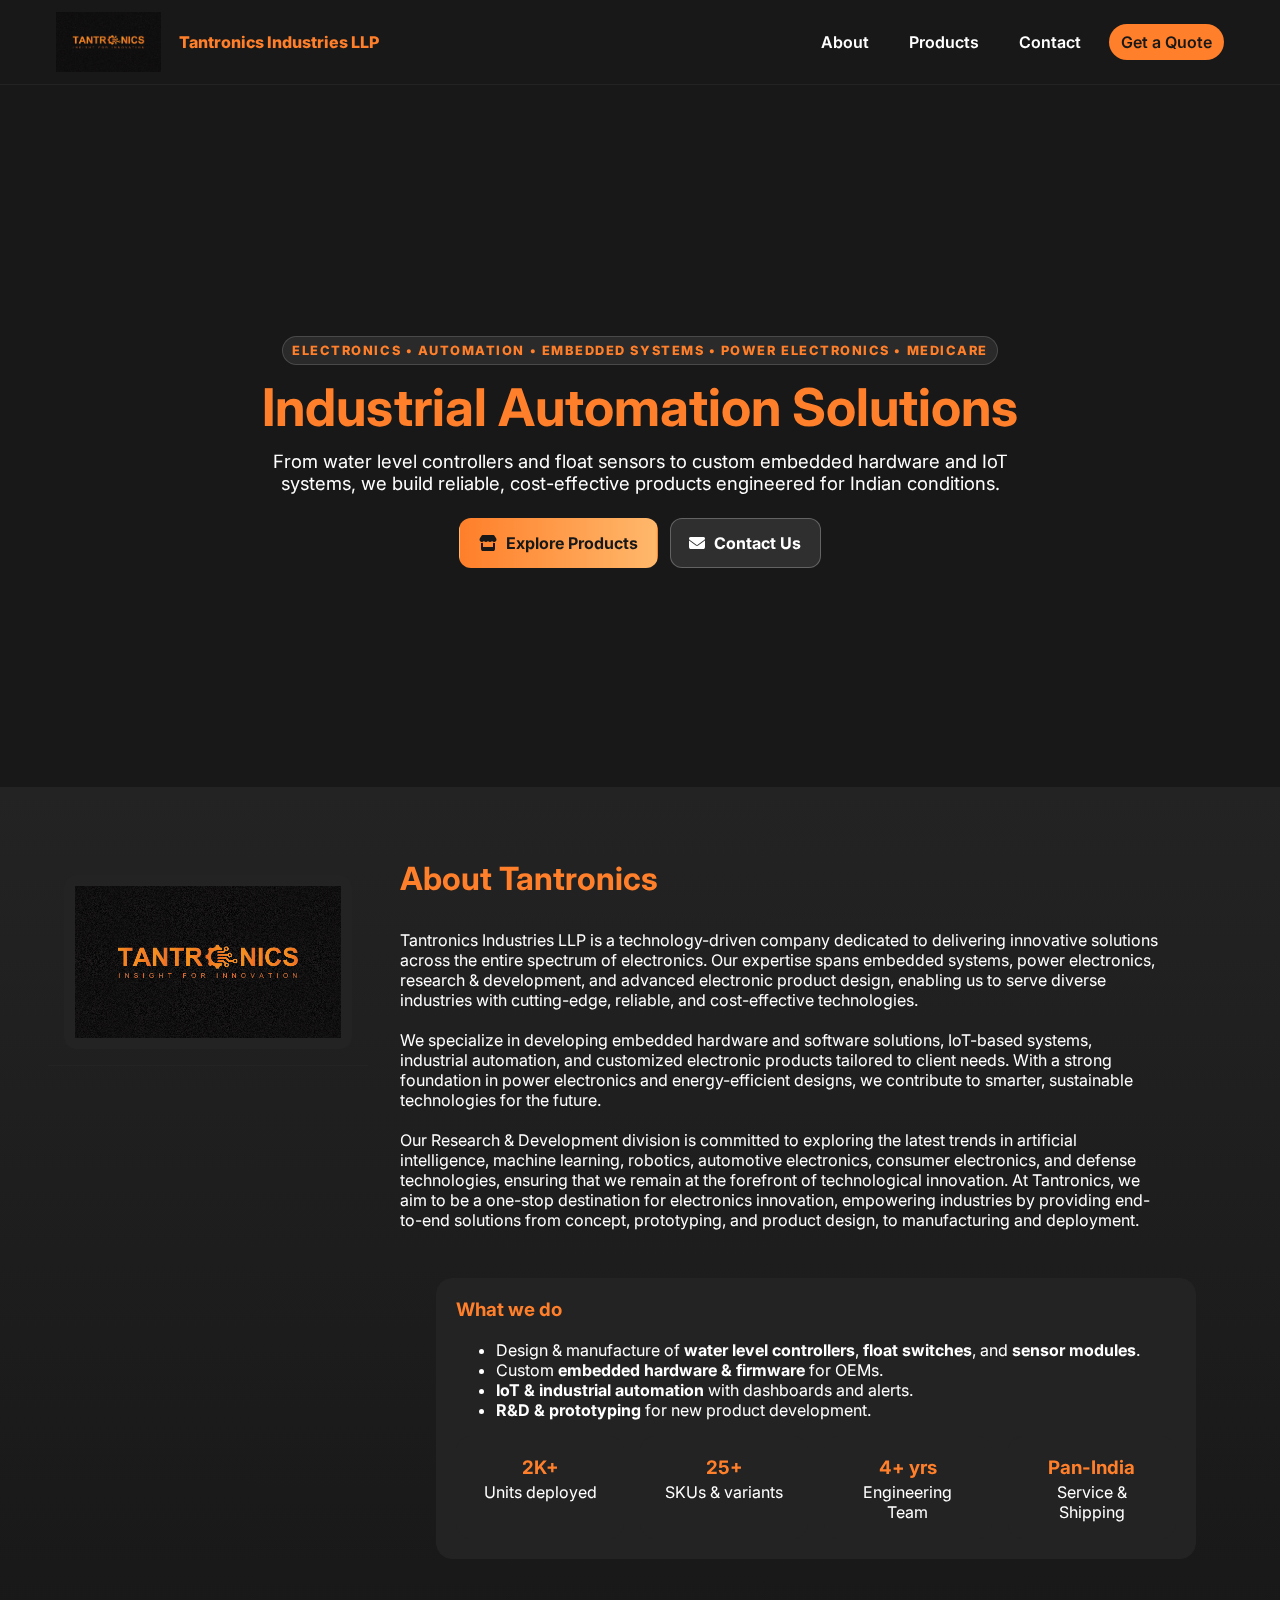
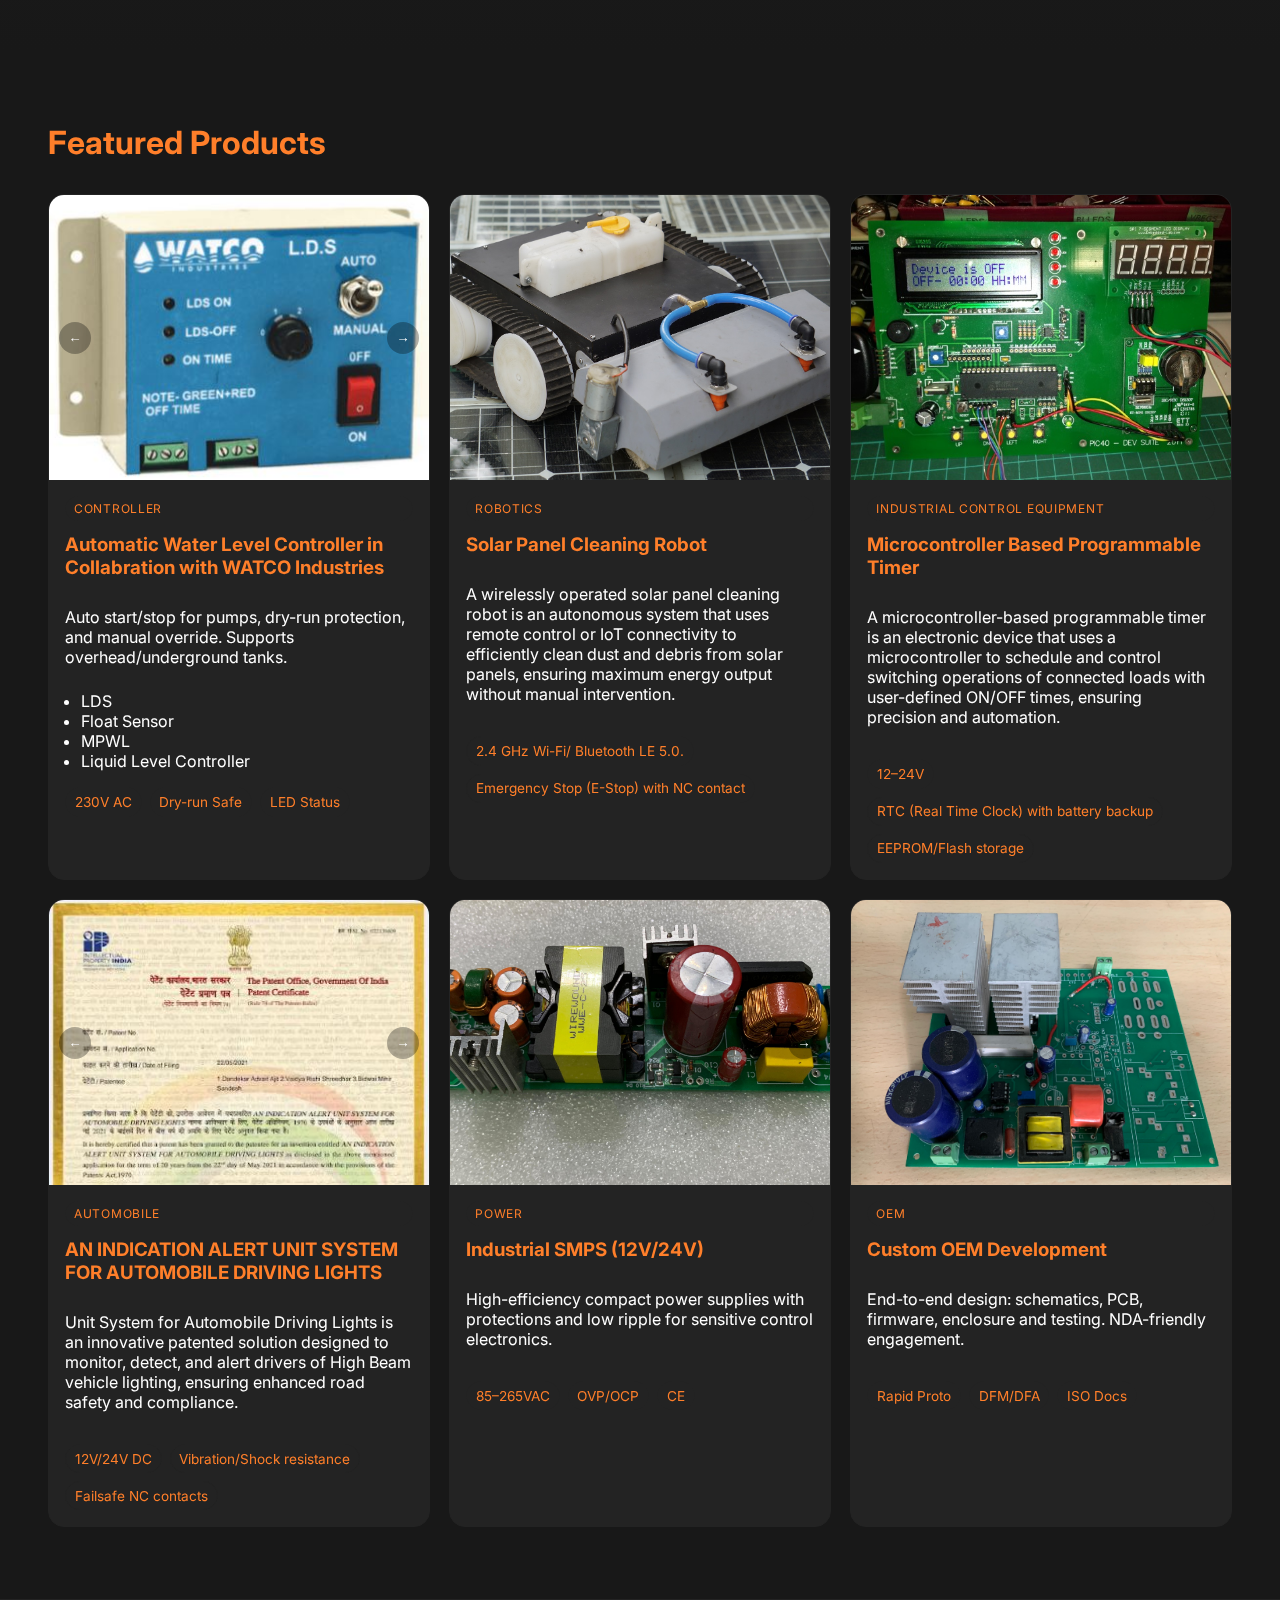
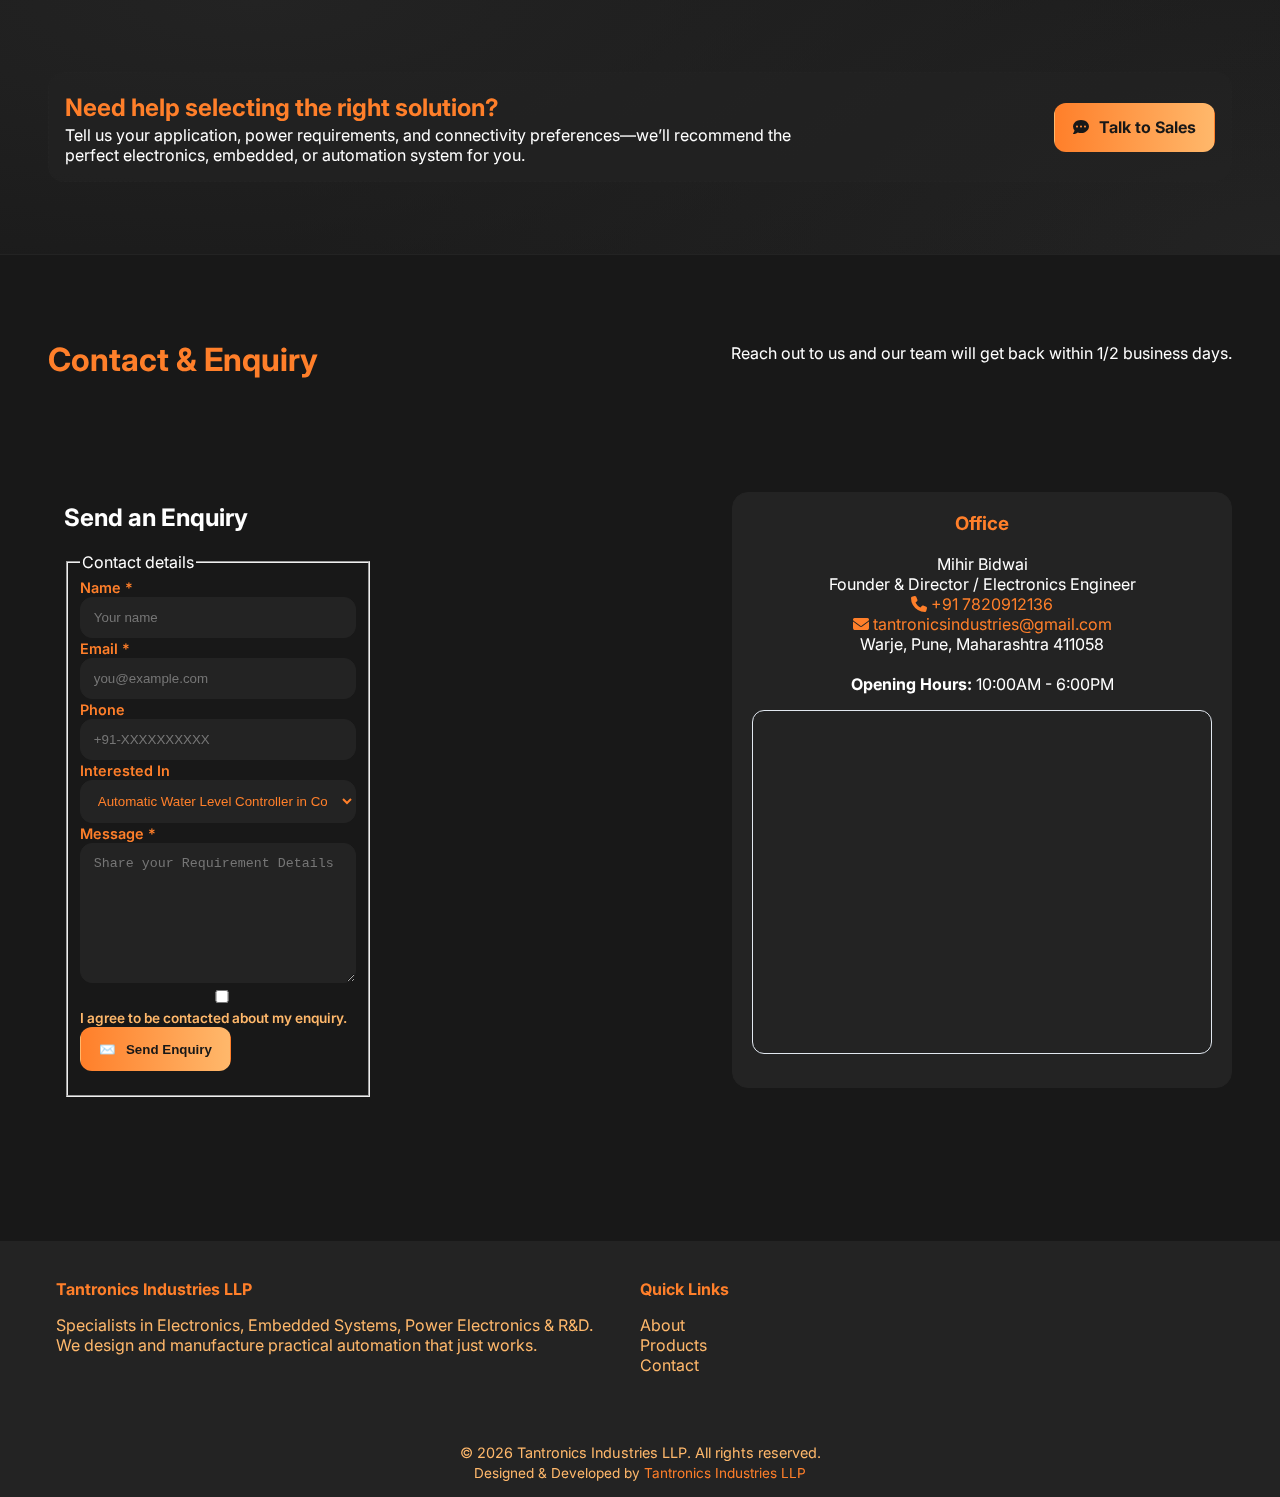
<file: index_form.html>
<!DOCTYPE html>
<html lang="en">
<head>
  <meta charset="utf-8" />
  <meta name="viewport" content="width=device-width, initial-scale=1" />
  <title>Tantronics Industries LLP – Electronics • Automation • Embedded Systems • Power Electronics • Medicare</title>
  <meta name="description" content="Tantronics Industries LLP delivers innovative electronics: embedded systems, power electronics, IoT and custom R&D-driven products for industry." />
  <meta name="theme-color" content="#181818" />

  <!-- Fonts & Icons -->
  <link rel="preconnect" href="https://fonts.gstatic.com" crossorigin>
  <link href="https://fonts.googleapis.com/css2?family=Inter:wght@300;400;600;800&display=swap" rel="stylesheet">
  <link rel="stylesheet" href="https://cdnjs.cloudflare.com/ajax/libs/font-awesome/6.5.0/css/all.min.css" crossorigin="anonymous" referrerpolicy="no-referrer" />
  <link rel="icon" type="image/png" href="./static/Tantronics Logo.png">
  <link rel="stylesheet" href="./static/style.css">
</head>
<body>
  <!-- Header -->
  <header>
    <div class="nav">
      <a class="brand" href="#home" aria-label="Tantronics home">
        <img src="./static/Tantronics Logo.png" alt="Tantronics Logo" class="header-logo" loading="lazy">
        <span>Tantronics Industries LLP</span>
      </a>
      <nav aria-label="Primary" class="primary-nav" role="navigation">
        <button class="hamburger" aria-label="Toggle menu" aria-expanded="false"><i class="fa-solid fa-bars"></i></button>

        <!-- Desktop links -->
        <ul class="desktop-links">
          <li><a href="#about">About</a></li>
          <li><a href="#products">Products</a></li>
          <li><a href="#contact">Contact</a></li>
          <li><a class="nav-cta" href="#enquiry">Get a Quote</a></li>
        </ul>

        <!-- Mobile menu (hidden on desktop, toggled by hamburger) -->
        <div id="mobileMenu" class="mobile-menu" aria-hidden="true">
          <ul>
            <li><a href="#about">About</a></li>
            <li><a href="#products">Products</a></li>
            <li><a href="#contact">Contact</a></li>
            <li><a class="nav-cta" href="#enquiry">Get a Quote</a></li>
          </ul>
        </div>
      </nav>
    </div>
  </header>

  <!-- Hero -->
  <section class="hero" id="home" role="banner" aria-label="Hero">
    <div class="hero-inner">
      <span class="eyebrow">Electronics • Automation • Embedded Systems • Power Electronics • Medicare</span>
      <h1>Industrial Automation Solutions</h1>
      <p>From water level controllers and float sensors to custom embedded hardware and IoT systems, we build reliable, cost-effective products engineered for Indian conditions.</p>
      <div class="cta-row">
        <a href="#products" class="btn btn-primary"><i class="fa-solid fa-store"></i> Explore Products</a>
        <a href="#contact" class="btn btn-ghost"><i class="fa-solid fa-envelope"></i> Contact Us</a>
      </div>
    </div>
  </section>

  <!-- ABOUT -->
<section class="about" id="about" aria-label="About Tantronics">
  <div class="container about-grid">
    
    <!-- Left column: logo -->
    <div class="about-image" aria-hidden="false">
      <div class="about-image-inner" style="display:flex; justify-content:center; align-items:center; padding:1rem;">
        <img src="./static/Tantronics Logo.png"
             alt="Tantronics Logo"
             loading="lazy"
             class="about-main-logo"
             style="max-width:380px; width:100%; height:auto;" />
      </div>
    </div>

    <!-- Right column: copy + centered about-card -->
    <div class="about-copy">
      <div class="section-head">
        <h2>About Tantronics</h2>
        <p class="lead">
          Tantronics Industries LLP is a technology-driven company dedicated to delivering innovative solutions across the entire spectrum of electronics. Our expertise spans embedded systems, power electronics, research & development, and advanced electronic product design, enabling us to serve diverse industries with cutting-edge, reliable, and cost-effective technologies.
          <br><br>
          We specialize in developing embedded hardware and software solutions, IoT-based systems, industrial automation, and customized electronic products tailored to client needs. With a strong foundation in power electronics and energy-efficient designs, we contribute to smarter, sustainable technologies for the future.
          <br><br>
          Our Research & Development division is committed to exploring the latest trends in artificial intelligence, machine learning, robotics, automotive electronics, consumer electronics, and defense technologies, ensuring that we remain at the forefront of technological innovation. At Tantronics, we aim to be a one-stop destination for electronics innovation, empowering industries by providing end-to-end solutions from concept, prototyping, and product design, to manufacturing and deployment.
        </p>
      </div>

      <!-- centered about-card -->
      <div class="about-card centered-card">
        <h3 style="margin-top:0; color:var(--brand)">What we do</h3>
        <ul>
          <li>Design & manufacture of <strong>water level controllers</strong>, <strong>float switches</strong>, and <strong>sensor modules</strong>.</li>
          <li>Custom <strong>embedded hardware & firmware</strong> for OEMs.</li>
          <li><strong>IoT & industrial automation</strong> with dashboards and alerts.</li>
          <li><strong>R&D & prototyping</strong> for new product development.</li>
        </ul>

        <div class="kpis" aria-label="Key stats">
          <div class="kpi">
            <h3>2K+</h3>
            <div>Units deployed</div>
          </div>
          <div class="kpi">
            <h3>25+</h3>
            <div>SKUs & variants</div>
          </div>
          <div class="kpi">
            <h3>4+ yrs</h3>
            <div>Engineering Team</div>
          </div>
          <div class="kpi">
            <h3>Pan-India</h3>
            <div>Service & Shipping</div>
          </div>
        </div>
      </div>
    </div>
  </div>
</section>
  
  <!-- Products -->
  <section class="products" id="products">
    <div class="container">
      <div class="section-head">
        <h2>Featured Products</h2>
      </div>
      <div class="product-grid">
        <!-- (cards unchanged) -->
        <!-- Card 1 -->
        <article class="card">
          <div class="wlc-carousel" style="position:relative; width:100%; aspect-ratio:4/3; overflow:hidden;">
            <img src="./static/wi1.jpg" alt="Water Level Controller 1" class="wlc-img" style="width:100%; height:100%; object-fit:cover; display:block;">
            <img src="./static/wi2.jpg" alt="Water Level Controller 2" class="wlc-img" style="width:100%; height:100%; object-fit:cover; display:none; position:absolute; top:0; left:0;">
            <img src="./static/wi3.jpg" alt="Water Level Controller 3" class="wlc-img" style="width:100%; height:100%; object-fit:cover; display:none; position:absolute; top:0; left:0;">
            <img src="./static/wi4.jpg" alt="Water Level Controller 4" class="wlc-img" style="width:100%; height:100%; object-fit:cover; display:none; position:absolute; top:0; left:0;">
            <button class="wlc-prev" style="position:absolute; top:50%; left:10px; transform:translateY(-50%); background:rgba(0,0,0,0.3); color:#fff; border:none; border-radius:50%; width:32px; height:32px; cursor:pointer;">&#8592;</button>
            <button class="wlc-next" style="position:absolute; top:50%; right:10px; transform:translateY(-50%); background:rgba(0,0,0,0.3); color:#fff; border:none; border-radius:50%; width:32px; height:32px; cursor:pointer;">&#8594;</button>
          </div>
          <div class="p">
            <span class="pill">Controller</span>
            <h3>Automatic Water Level Controller in Collabration with WATCO Industries</h3>
            <p>Auto start/stop for pumps, dry-run protection, and manual override. Supports overhead/underground tanks.</p>
            <ul style="margin:0 0 0 1em; padding:0; color:inherit;">
              <li>LDS</li>
              <li>Float Sensor</li>
              <li>MPWL</li>
              <li>Liquid Level Controller</li>
            </ul>
            <div class="features">
              <span>230V AC</span>
              <span>Dry-run Safe</span>
              <span>LED Status</span>
            </div>
          </div>
        </article>
        <!-- rest of cards unchanged... -->
        <article class="card">
          <img src="./static/solar panel cleaner robot.jpg" alt="Solar Panel Cleaning Robot" loading="lazy" style="aspect-ratio:4/3; width:100%; height:auto; object-fit:cover;">
          <div class="p">
            <span class="pill">Robotics</span>
            <h3>Solar Panel Cleaning Robot</h3>
            <p>A wirelessly operated solar panel cleaning robot is an autonomous system that uses remote control or IoT connectivity to efficiently clean dust and debris from solar panels, ensuring maximum energy output without manual intervention.</p>
            <div class="features">
              <span>2.4 GHz Wi-Fi/ Bluetooth LE 5.0.</span>
              <span>Emergency Stop (E-Stop) with NC contact</span>
            </div>
          </div>
        </article>
        <!-- Card 3 -->
        <article class="card">
          <img src="./static/Digital-Timer.jpg" alt="Light dependent switch module" loading="lazy">
          <div class="p">
            <span class="pill">Industrial Control Equipment</span>
            <h3>Microcontroller Based Programmable Timer </h3>
            <p>A microcontroller-based programmable timer is an electronic device that uses a microcontroller to schedule and control switching operations of connected loads with user-defined ON/OFF times, ensuring precision and automation.</p>
            <div class="features">
              <span>12–24V</span><br>
              <span>RTC (Real Time Clock) with battery backup</span>
              <span>EEPROM/Flash storage</span>
            </div>
          </div>
        </article>
        <!-- Card 4 -->
        <article class="card">
          <div class="auto-carousel" style="position:relative; width:100%; aspect-ratio:4/3; overflow:hidden;">
            <img src="./static/pt1.1.JPG" alt="Automobile Alert Unit 1" class="auto-img" style="width:100%; height:100%; object-fit:cover; display:block;">
            <img src="./static/pt1.JPG" alt="Automobile Alert Unit 2" class="auto-img" style="width:100%; height:100%; object-fit:cover; display:none; position:absolute; top:0; left:0;">
            <button class="auto-prev" style="position:absolute; top:50%; left:10px; transform:translateY(-50%); background:rgba(0,0,0,0.3); color:#fff; border:none; border-radius:50%; width:32px; height:32px; cursor:pointer;">&#8592;</button>
            <button class="auto-next" style="position:absolute; top:50%; right:10px; transform:translateY(-50%); background:rgba(0,0,0,0.3); color:#fff; border:none; border-radius:50%; width:32px; height:32px; cursor:pointer;">&#8594;</button>
          </div>
          <div class="p">
            <span class="pill">Automobile</span>
            <h3> AN INDICATION ALERT UNIT SYSTEM FOR AUTOMOBILE DRIVING 
LIGHTS</h3>
            <p>Unit System for Automobile Driving Lights is an innovative patented solution designed to monitor, detect, and alert drivers of High Beam vehicle lighting, ensuring enhanced road safety and compliance.</p>
            <div class="features">
              <span>12V/24V DC</span>
              <span>Vibration/Shock resistance</span>
              <span>Failsafe NC contacts</span>
            </div>
          </div>
        </article>
        <!-- Card 5 -->
        <article class="card">
          <div class="smps-carousel" style="position:relative; width:100%; aspect-ratio:4/3; overflow:hidden;">
            <img src="./static/ps.jpg" alt="Industrial SMPS power supply 1" class="smps-img" style="width:100%; height:100%; object-fit:cover; display:block;">
            <img src="./static/ps1.jpg" alt="Industrial SMPS power supply 2" class="smps-img" style="width:100%; height:100%; object-fit:cover; display:none; position:absolute; top:0; left:0;">
            <img src="./static/ps2.jpg" alt="Industrial SMPS power supply 3" class="smps-img" style="width:100%; height:100%; object-fit:cover; display:none; position:absolute; top:0; left:0;">
            <button class="smps-prev" style="position:absolute; top:50%; left:10px; transform:translateY(-50%); background:rgba(0,0,0,0.3); color:#fff; border:none; border-radius:50%; width:32px; height:32px; cursor:pointer;">&#8592;</button>
            <button class="smps-next" style="position:absolute; top:50%; right:10px; transform:translateY(-50%); background:rgba(0,0,0,0.3); color:#fff; border:none; border-radius:50%; width:32px; height:32px; cursor:pointer;">&#8594;</button>
          </div>
          <div class="p">
            <span class="pill">Power</span>
            <h3>Industrial SMPS (12V/24V)</h3>
            <p>High-efficiency compact power supplies with protections and low ripple for sensitive control electronics.</p>
            <div class="features">
              <span>85–265VAC</span>
              <span>OVP/OCP</span>
              <span>CE</span>
            </div>
          </div>
        </article>
        <!-- Card 6 -->
        <article class="card">
          <img src="./static/ozone.jpg" alt="Custom PCB and enclosure mockup" loading="lazy">
          <div class="p">
            <span class="pill">OEM</span>
            <h3>Custom OEM Development</h3>
            <p>End-to-end design: schematics, PCB, firmware, enclosure and testing. NDA-friendly engagement.</p>
            <div class="features">
              <span>Rapid Proto</span>
              <span>DFM/DFA</span>
              <span>ISO Docs</span>
            </div>
          </div>
        </article>
      </div>
    </div>
  </section>

  <!-- CTA Banner -->
  <section class="cta" id="enquiry" aria-label="Enquiry">
    <div class="container">
      <div class="panel">
        <div>
          <h2 style="margin:.2rem 0; color:var(--brand)">Need help selecting the right solution?</h2>
          <div class="lead">Tell us your application, power requirements, and connectivity preferences—we’ll recommend the perfect electronics, embedded, or automation system for you.</div>
        </div>
        <a href="#contact" class="btn btn-primary"><i class="fa-solid fa-comment-dots"></i> Talk to Sales</a>
      </div>
    </div>
  </section>

  <!-- Contact -->
  <section class="contact" id="contact">
    <div class="container">
      <div class="section-head">
        <h2>Contact & Enquiry</h2>
          <p class="lead">Reach out to us and our team will get back within 1/2 business days.</p>
      </div>
        <div class="contact-grid" style="justify-content:center; display:flex;">
	  <!-- CONTACT / ENQUIRY FORM (responsive, accessible, ready to wire to Google Apps Script) -->
<section id="contact" class="contact-section" aria-labelledby="contactHeading">
  <h2 id="contactHeading">Send an Enquiry</h2>

  <form id="contactForm" action="#" method="POST" novalidate>
    <fieldset>
      <legend class="visually-hidden">Contact details</legend>

      <div class="form-grid">
        <div class="form-group">
          <label for="name">Name<span aria-hidden="true"> *</span></label>
          <input type="text" id="name" name="name" placeholder="Your name" required />
        </div>

        <div class="form-group">
          <label for="email">Email<span aria-hidden="true"> *</span></label>
          <input type="email" id="email" name="email" placeholder="you@example.com" required />
        </div>

        <div class="form-group">
          <label for="phone">Phone</label>
          <input type="tel" id="phone" name="phone" placeholder="+91-XXXXXXXXXX" inputmode="tel" />
        </div>

        <div class="form-group">
          <label for="product">Interested In</label>
          <select id="product" name="product" aria-label="Product interested in">
            <option>Automatic Water Level Controller in Collaboration with WATCO Industries</option>
            <option>Float Sensor</option>
            <option>MPWL</option>
            <option>Liquid Level Controller</option>
            <option>Solar Panel Cleaning Robot</option>
            <option>Microcontroller Based Programmable Timer</option>
            <option>Pump Controller IoT</option>
            <option>Industrial SMPS</option>
            <option>Custom OEM</option>
          </select>
        </div>

        <div class="form-group full">
          <label for="message">Message<span aria-hidden="true"> *</span></label>
          <textarea id="message" name="message" placeholder="Share your Requirement Details" required rows="5"></textarea>
        </div>

        <div class="form-group full checkbox-row">
          <label class="form-note" for="consent">
            <input type="checkbox" id="consent" name="consent" required />
            I agree to be contacted about my enquiry.
          </label>
        </div>

        <div class="form-group full">
          <button class="btn btn-primary" type="submit" aria-live="polite">
            <span aria-hidden="true">✉️</span> Send Enquiry
          </button>
        </div>

        <p id="formStatus" class="form-note full" role="status" aria-live="polite"></p>
      </div>
    </fieldset>
  </form>
</section>
          <aside style="margin:auto; width:100%; max-width:500px;">
            <div class="about-card" style="height:100%; text-align:center;">
              <h3 style="margin-top:0; color:var(--brand)">Office</h3>
              <p>
                Mihir Bidwai<br>
                Founder & Director / Electronics Engineer<br>
                <a href="tel:+917820912136"><i class="fa-solid fa-phone"></i> +91 7820912136</a><br>
                <a href="mailto:tantronicsindustries@gmail.com"><i class="fa-solid fa-envelope"></i> tantronicsindustries@gmail.com</a><br>
                Warje, Pune, Maharashtra 411058<br>
                <br>
                <strong>Opening Hours:</strong> 10:00AM - 6:00PM
              </p>
              <div style="aspect-ratio: 4/3; overflow:hidden; border-radius:12px; border:1px solid #e2e8f0; margin-top:1rem;">
                <iframe src="https://www.google.com/maps/embed?pb=!1m18!1m12!1m3!1d3784.154432274673!2d73.79742399999999!3d18.476662700000002!2m3!1f0!2f0!3f0!3m2!1i1024!2i768!4f13.1!3m3!1m2!1s0x3bc2950ca7c99333%3A0xc91c6645095e74cc!2sTantronics%20Industries!5e0!3m2!1sen!2sin!4v1755714398449!5m2!1sen!2sin" width="100%" height="100%" style="border:0;" allowfullscreen="" loading="lazy" referrerpolicy="no-referrer-when-downgrade"></iframe>
              </div>
              <p class="form-note" style="margin-top:.75rem"></p>
            </div>
          </aside>
        </div>
    </div>
  </section>

  <!-- Footer -->
  <footer>
    <div class="foot">
      <div>
        <h4>Tantronics Industries LLP</h4>
        <p>Specialists in Electronics, Embedded Systems, Power Electronics & R&D. We design and manufacture practical automation that just works.</p>
      </div>
      <div class="foot-links">
        <h4>Quick Links</h4>
        <p><a href="#about">About</a><br>
           <a href="#products">Products</a><br>
           <a href="#contact">Contact</a></p>
      </div>
    </div>
    <div class="sub">
      <div>© <span id="year"></span> Tantronics Industries LLP. All rights reserved.</div>
      <div style="margin-top:.25rem; font-size:.85rem">Designed & Developed by <a href="#">Tantronics Industries LLP</a></div>
    </div>
  </footer>

  <script>
    // Mobile menu toggle
    const burger = document.querySelector('.hamburger');
    const mobileMenu = document.getElementById('mobileMenu');

    burger?.addEventListener('click', () => {
      const isOpen = mobileMenu.style.display === 'block' || mobileMenu.classList.contains('open');
      if (!isOpen) {
        mobileMenu.style.display = 'block';
        mobileMenu.classList.add('open');
        burger.setAttribute('aria-expanded', 'true');
        mobileMenu.setAttribute('aria-hidden', 'false');
      } else {
        mobileMenu.style.display = 'none';
        mobileMenu.classList.remove('open');
        burger.setAttribute('aria-expanded', 'false');
        mobileMenu.setAttribute('aria-hidden', 'true');
      }
    });

    // Close mobile menu on link click
    mobileMenu?.querySelectorAll('a').forEach(a => a.addEventListener('click', ()=>{
      mobileMenu.style.display = 'none';
      mobileMenu.classList.remove('open');
      burger.setAttribute('aria-expanded', 'false');
      mobileMenu.setAttribute('aria-hidden', 'true');
    }));

    // Year in footer
    document.getElementById('year').textContent = new Date().getFullYear();

    // Basic form validation + submission UX (kept)
    const form = document.getElementById('contactForm');
    const statusEl = document.getElementById('formStatus');
    form?.addEventListener('submit', async (e) => {
      e.preventDefault();
      statusEl.textContent = '';
      if(!form.checkValidity()){
        statusEl.textContent = 'Please fill required fields.';
        return;
      }
      statusEl.textContent = 'Thanks! Your enquiry has been sent.';
      form.reset();
    });

    // Carousels (kept as before)...
    const smpsImgs = document.querySelectorAll('.smps-carousel .smps-img');
    const smpsPrev = document.querySelector('.smps-prev');
    const smpsNext = document.querySelector('.smps-next');
    let smpsIndex = 0;
    function showSmpsImg(idx) {
      smpsImgs.forEach((img, i) => {
        img.style.display = i === idx ? 'block' : 'none';
      });
    }
    smpsPrev?.addEventListener('click', () => {
      smpsIndex = (smpsIndex - 1 + smpsImgs.length) % smpsImgs.length;
      showSmpsImg(smpsIndex);
    });
    smpsNext?.addEventListener('click', () => {
      smpsIndex = (smpsIndex + 1) % smpsImgs.length;
      showSmpsImg(smpsIndex);
    });
    showSmpsImg(smpsIndex);

    const wlcImgs = document.querySelectorAll('.wlc-carousel .wlc-img');
    const wlcPrev = document.querySelector('.wlc-prev');
    const wlcNext = document.querySelector('.wlc-next');
    let wlcIndex = 0;
    function showWlcImg(idx) {
      wlcImgs.forEach((img, i) => {
        img.style.display = i === idx ? 'block' : 'none';
      });
    }
    wlcPrev?.addEventListener('click', () => {
      wlcIndex = (wlcIndex - 1 + wlcImgs.length) % wlcImgs.length;
      showWlcImg(wlcIndex);
    });
    wlcNext?.addEventListener('click', () => {
      wlcIndex = (wlcIndex + 1) % wlcImgs.length;
      showWlcImg(wlcIndex);
    });
    showWlcImg(wlcIndex);

    const autoImgs = document.querySelectorAll('.auto-carousel .auto-img');
    const autoPrev = document.querySelector('.auto-prev');
    const autoNext = document.querySelector('.auto-next');
    let autoIndex = 0;
    function showAutoImg(idx) {
      autoImgs.forEach((img, i) => {
        img.style.display = i === idx ? 'block' : 'none';
      });
    }
    autoPrev?.addEventListener('click', () => {
      autoIndex = (autoIndex - 1 + autoImgs.length) % autoImgs.length;
      showAutoImg(autoIndex);
    });
    autoNext?.addEventListener('click', () => {
      autoIndex = (autoIndex + 1) % autoImgs.length;
      showAutoImg(autoIndex);
    });
    showAutoImg(autoIndex);
  </script>
  <script>
const GAS_URL = 'https://script.google.com/macros/s/AKfycbw3KcWV7bswwY4oG7sgpW3iODZkg_yyoL7JQJ7zVZt-qEx3x8HP6MsH-9fwUGw8UsDxPw/exec'; // your web app URL

document.getElementById('contactForm').addEventListener('submit', async (ev) => {
  ev.preventDefault();
  const statusEl = document.getElementById('formStatus');
  statusEl.textContent = 'Sending…';
  const btn = ev.target.querySelector('button[type="submit"]');
  btn.disabled = true;

  const formData = new FormData(ev.target);
  // Build plain object
  const payload = {
    name: formData.get('name'),
    email: formData.get('email'),
    phone: formData.get('phone'),
    product: formData.get('product'),
    message: formData.get('message'),
    consent: formData.get('consent') ? 'yes' : 'no'
  };

  try {
    const res = await fetch(GAS_URL, {
      method: 'POST',
      headers: {
        'Content-Type': 'application/json;charset=utf-8'
      },
      body: JSON.stringify(payload)
    });

    if (!res.ok) throw new Error(`HTTP ${res.status}`);

    const data = await res.json();
    if (data.status === 'success') {
      statusEl.textContent = 'Thanks — your enquiry was sent!';
      ev.target.reset();
    } else {
      statusEl.textContent = 'Submission failed: ' + (data.message || 'unknown error');
    }
  } catch (err) {
    console.error(err);
    statusEl.textContent = 'Error sending form. See console.';
  } finally {
    btn.disabled = false;
  }
});
</script>
</body>
</html>
</file>
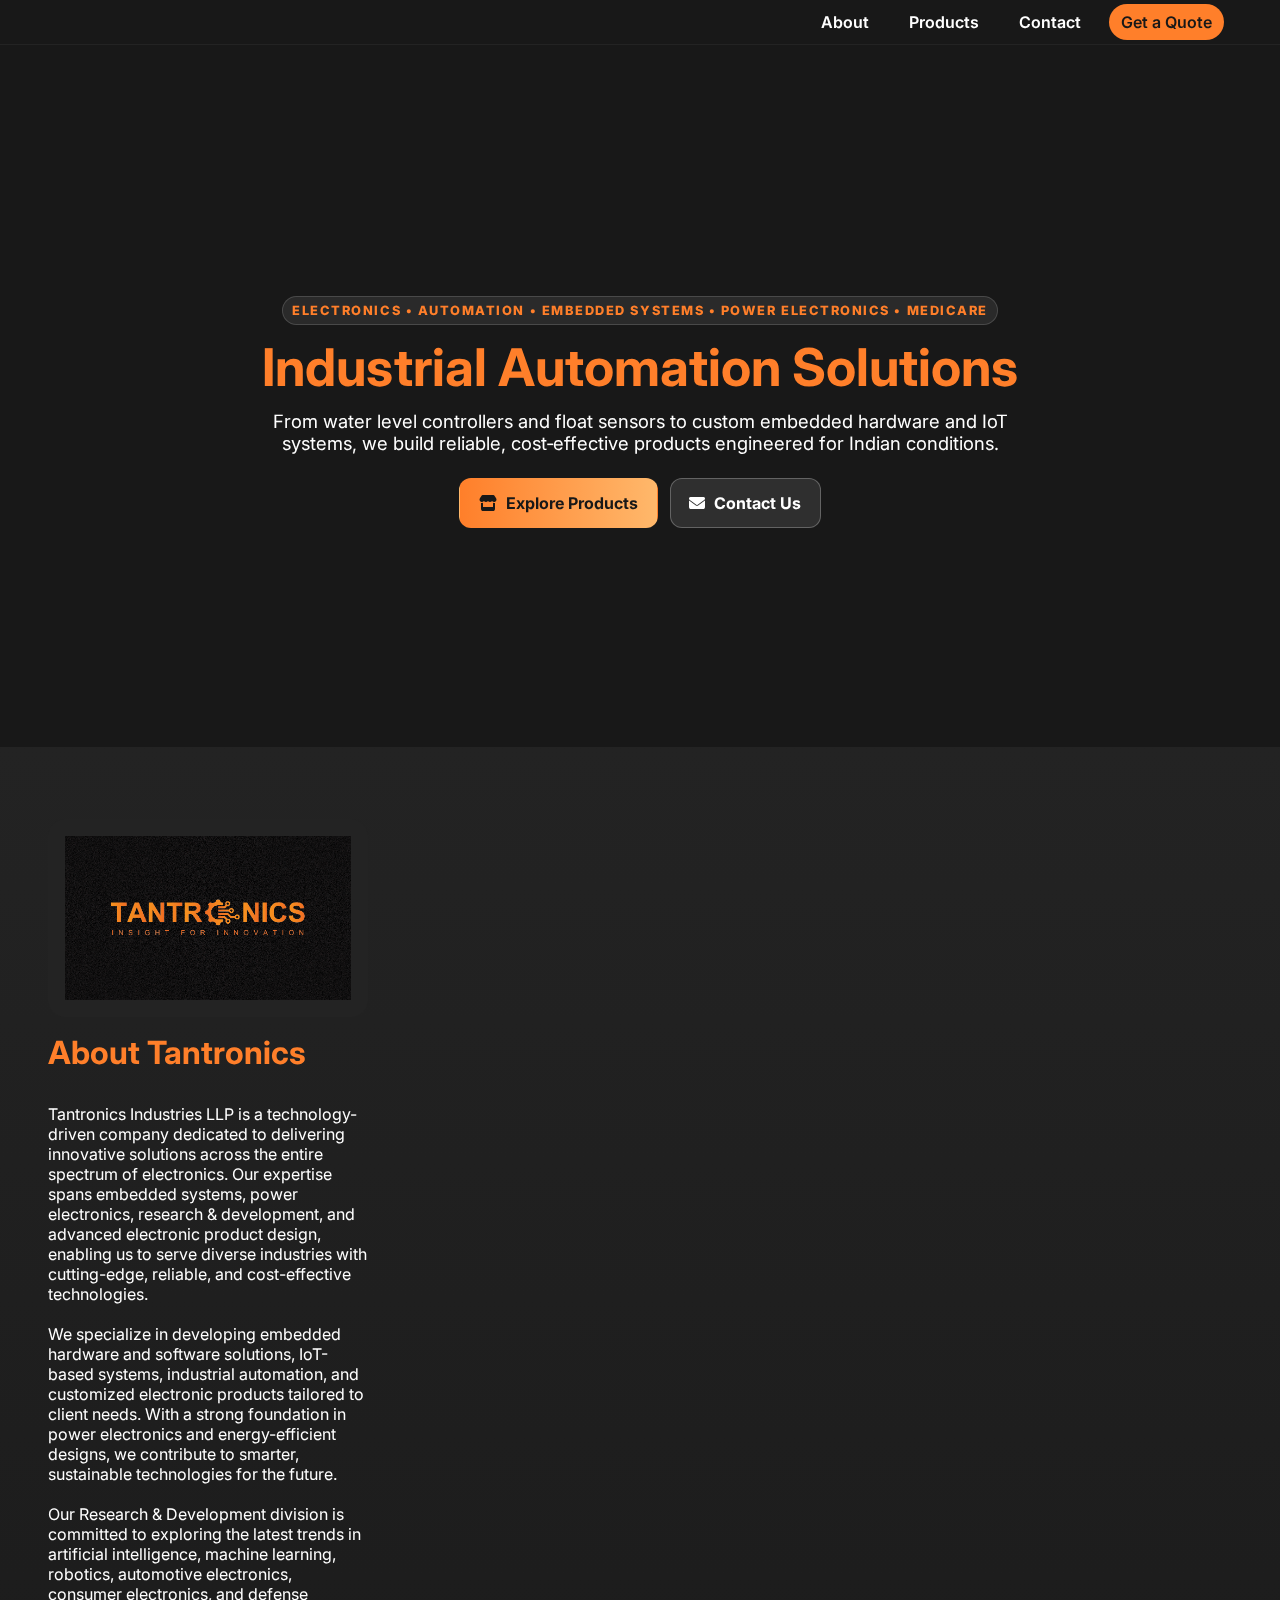
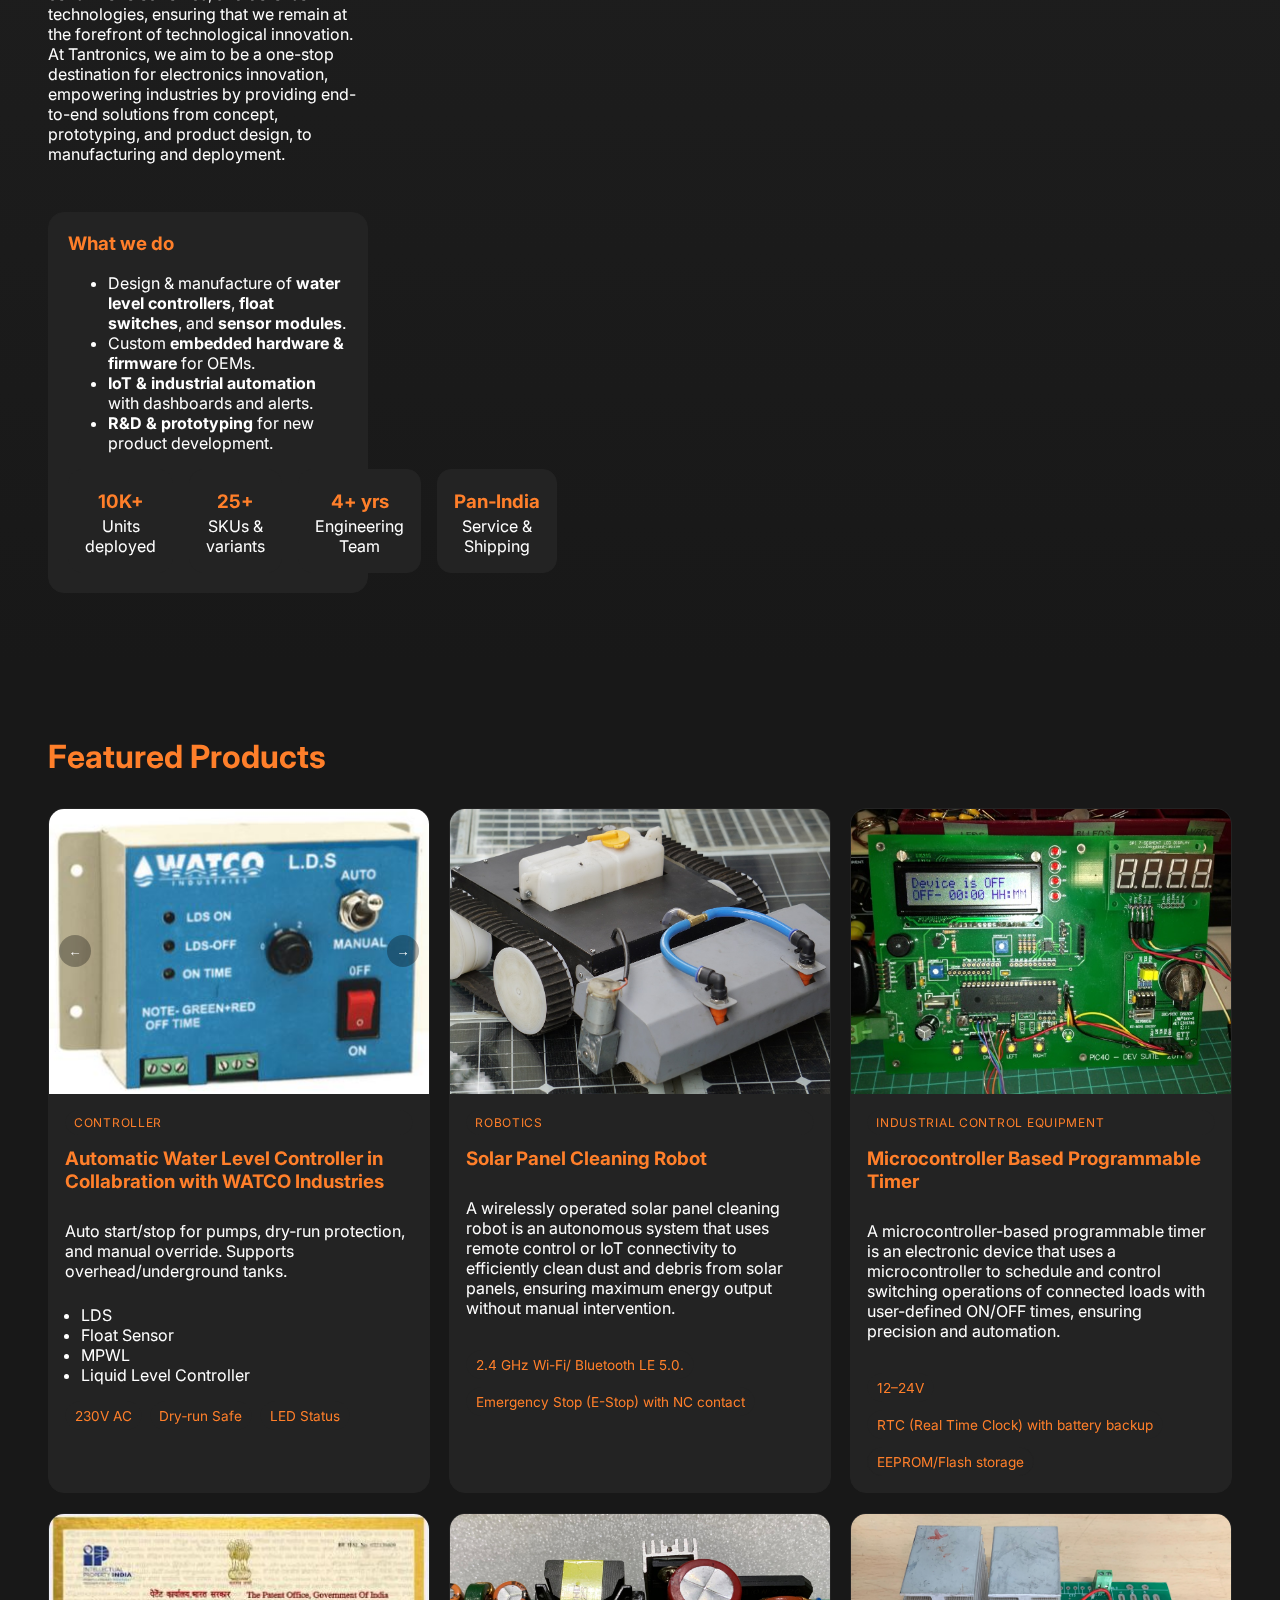
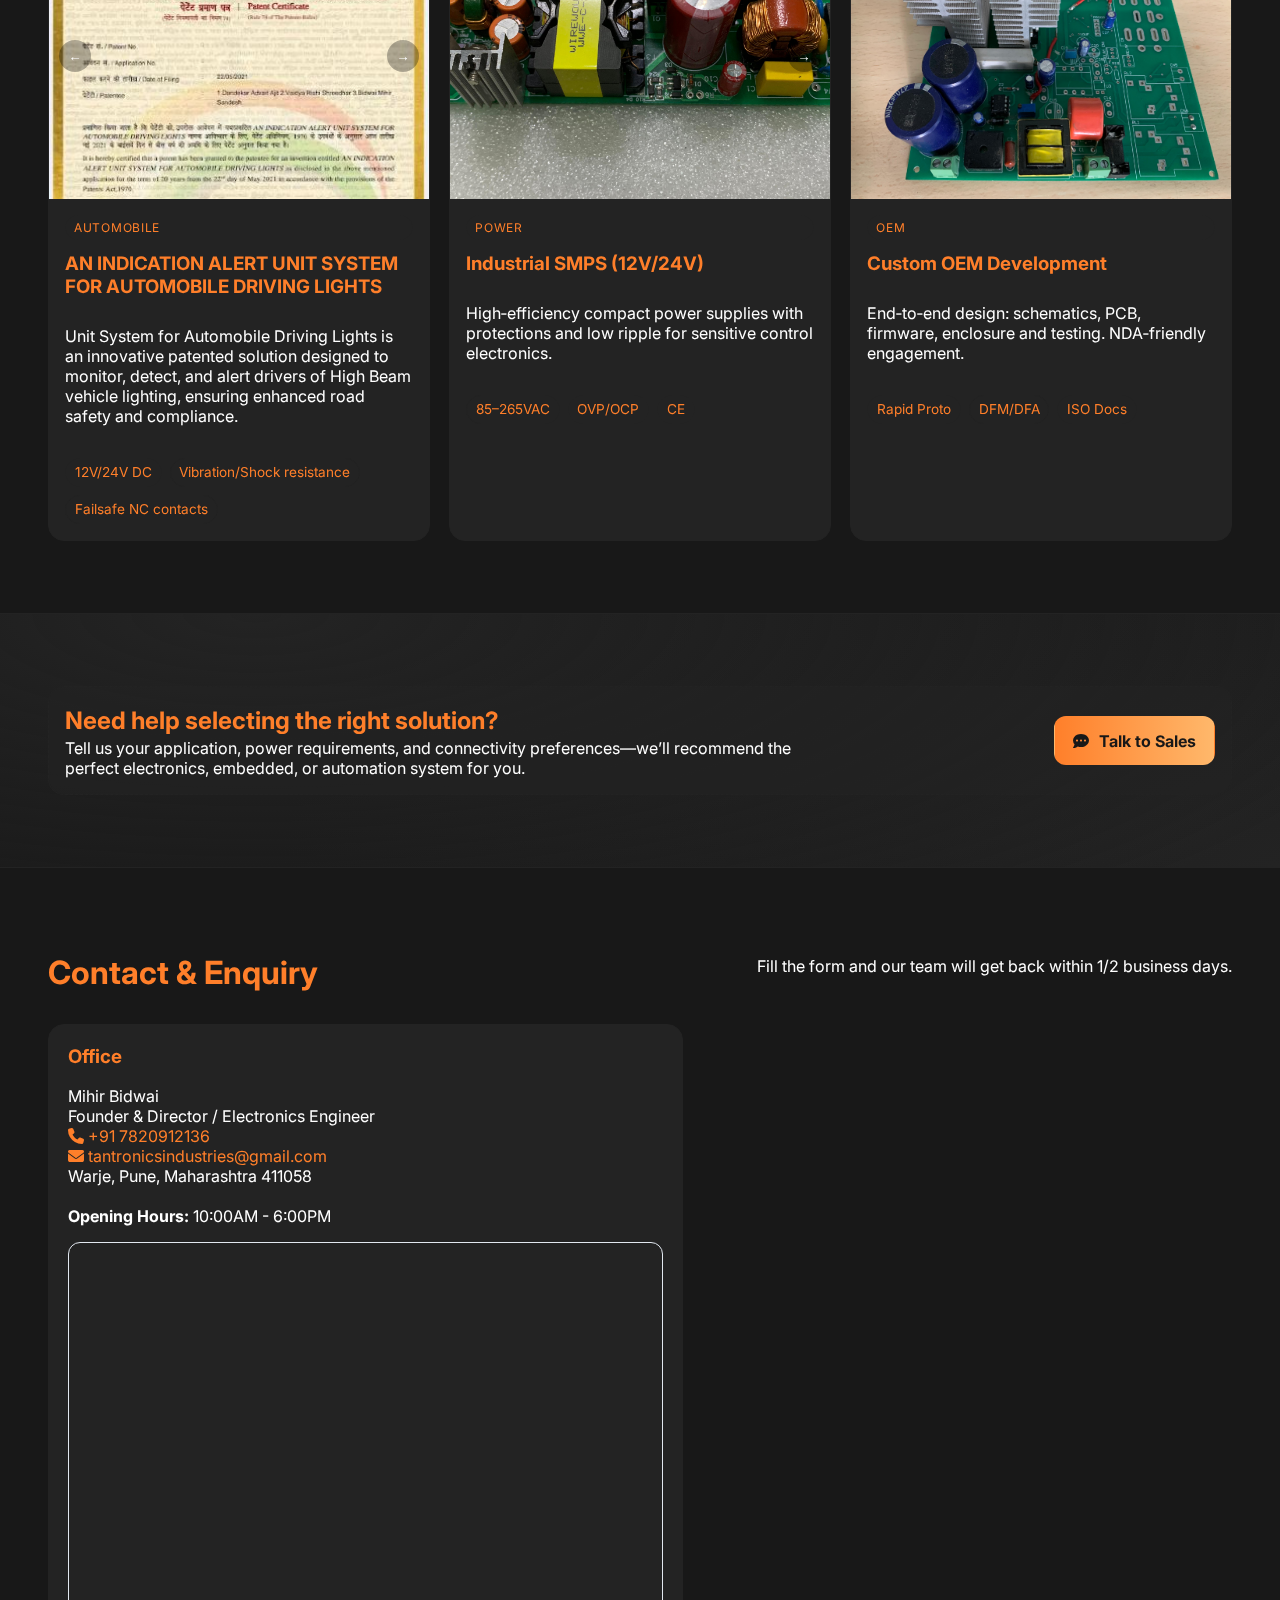
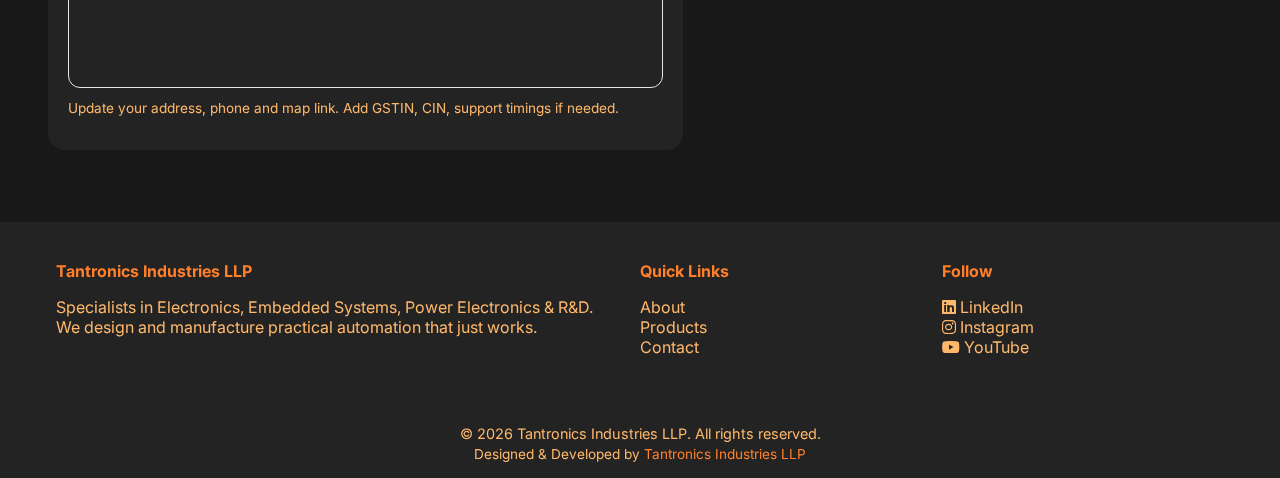
<file: index_old.html>
<!DOCTYPE html>
<html lang="en">
<head>
  <meta charset="utf-8" />
  <meta name="viewport" content="width=device-width, initial-scale=1" />
  <title>Tantronics Industries LLP – Electronics • Automation • Embedded Systems • Power Electronics • Medicare</title>
  <meta name="description" content="Tantronics Industries LLP delivers innovative electronics: embedded systems, power electronics, IoT and custom R&D-driven products for industry." />
  <meta name="theme-color" content="#181818" />

  <!-- Fonts & Icons -->
  <link rel="preconnect" href="https://fonts.gstatic.com" crossorigin>
  <link href="https://fonts.googleapis.com/css2?family=Inter:wght@300;400;600;800&display=swap" rel="stylesheet">
  <link rel="stylesheet" href="https://cdnjs.cloudflare.com/ajax/libs/font-awesome/6.5.0/css/all.min.css" crossorigin="anonymous" referrerpolicy="no-referrer" />
  <link rel="icon" type="image/png" href="./static/Tantronics Logo.png">
  <link rel="stylesheet" href="./static/style.css">
</head>
<body>
  <!-- Header -->
  <header>
    <div class="nav">
      <a class="brand" href="#home" aria-label="Tantronics home">
       <!-- <img src="./static/Tantronics Logo.png" alt="Tantronics Logo" class="header-logo" loading="lazy">
        <span>Tantronics Industries LLP</span>-->
      </a>
      <nav aria-label="Primary">
        <button class="hamburger" aria-label="Toggle menu"><i class="fa-solid fa-bars"></i></button>
        <ul>
          <li><a href="#about">About</a></li>
          <li><a href="#products">Products</a></li>
          <li><a href="#contact">Contact</a></li>
          <li><a class="nav-cta" href="#enquiry">Get a Quote</a></li>
        </ul>
      </nav>
    </div>
    
  </header>
  <!-- Hero -->
  <section class="hero" id="home" role="banner" aria-label="Hero">
    <div class="hero-inner">
      <span class="eyebrow">Electronics • Automation • Embedded Systems • Power Electronics • Medicare</span>
      <h1>Industrial Automation Solutions</h1>
      <p>From water level controllers and float sensors to custom embedded hardware and IoT systems, we build reliable, cost‑effective products engineered for Indian conditions.</p>
      <div class="cta-row">
        <a href="#products" class="btn btn-primary"><i class="fa-solid fa-store"></i> Explore Products</a>
        <a href="#contact" class="btn btn-ghost"><i class="fa-solid fa-envelope"></i> Contact Us</a>
      </div>
    </div>
  </section>
  <!-- About -->
<section class="about" id="about">
  
    <div class="container about-grid">
      <div class="about-copy">
        <div class="section-head">
          <img src="./static/Tantronics Logo.png" alt="Tantronics Logo" loading="lazy" style="border-radius:16px; border:1px solid #232323; background:#232323; padding:1rem;">
          <h2>About Tantronics</h2>
          <p class="lead">Tantronics Industries LLP is a technology-driven company dedicated to delivering innovative solutions across the entire spectrum of electronics. Our expertise spans embedded systems, power electronics, research & development, and advanced electronic product design, enabling us to serve diverse industries with cutting-edge, reliable, and cost-effective technologies.<br><br>
          We specialize in developing embedded hardware and software solutions, IoT-based systems, industrial automation, and customized electronic products tailored to client needs. With a strong foundation in power electronics and energy-efficient designs, we contribute to smarter, sustainable technologies for the future.<br><br>
          Our Research & Development division is committed to exploring the latest trends in artificial intelligence, machine learning, robotics, automotive electronics, consumer electronics, and defense technologies, ensuring that we remain at the forefront of technological innovation. At Tantronics, we aim to be a one-stop destination for electronics innovation, empowering industries by providing end-to-end solutions from concept, prototyping, and product design, to manufacturing and deployment.</p>
        </div>
        <div class="about-card">
          <h3 style="margin-top:0; color:var(--brand)">What we do</h3>
          <ul>
            <li>Design & manufacture of <strong>water level controllers</strong>, <strong>float switches</strong>, and <strong>sensor modules</strong>.</li>
            <li>Custom <strong>embedded hardware & firmware</strong> for OEMs.</li>
            <li><strong>IoT & industrial automation</strong> with dashboards and alerts.</li>
            <li><strong>R&D & prototyping</strong> for new product development.</li>
          </ul>
          <div class="kpis" aria-label="Key stats">
            <div class="kpi">
              <h3>10K+</h3>
              <div>Units deployed</div>
            </div>
            <div class="kpi">
              <h3>25+</h3>
              <div>SKUs & variants</div>
            </div>
            <div class="kpi">
              <h3>4+ yrs</h3>
              <div>Engineering Team</div>
            </div>
            <div class="kpi">
              <h3>Pan‑India</h3>
              <div>Service & Shipping</div>
            </div>
          </div>
        </div>
      </div>
      <aside>
        <div class="form-note" style="margin-top:.75rem"></div>
      </aside>
    </div>
  </section>
  <!-- Products -->
  <section class="products" id="products">
    <div class="container">
      <div class="section-head">
        <h2>Featured Products</h2>
      </div>
      <div class="product-grid">
        <!-- Card 1 -->
        <article class="card">
          <div class="wlc-carousel" style="position:relative; width:100%; aspect-ratio:4/3; overflow:hidden;">
            <img src="./static/wi1.jpg" alt="Water Level Controller 1" class="wlc-img" style="width:100%; height:100%; object-fit:cover; display:block;">
            <img src="./static/wi2.jpg" alt="Water Level Controller 2" class="wlc-img" style="width:100%; height:100%; object-fit:cover; display:none; position:absolute; top:0; left:0;">
            <img src="./static/wi3.jpg" alt="Water Level Controller 3" class="wlc-img" style="width:100%; height:100%; object-fit:cover; display:none; position:absolute; top:0; left:0;">
            <img src="./static/wi4.jpg" alt="Water Level Controller 4" class="wlc-img" style="width:100%; height:100%; object-fit:cover; display:none; position:absolute; top:0; left:0;">
            <button class="wlc-prev" style="position:absolute; top:50%; left:10px; transform:translateY(-50%); background:rgba(0,0,0,0.3); color:#fff; border:none; border-radius:50%; width:32px; height:32px; cursor:pointer;">&#8592;</button>
            <button class="wlc-next" style="position:absolute; top:50%; right:10px; transform:translateY(-50%); background:rgba(0,0,0,0.3); color:#fff; border:none; border-radius:50%; width:32px; height:32px; cursor:pointer;">&#8594;</button>
          </div>
          <div class="p">
            <span class="pill">Controller</span>
            <h3>Automatic Water Level Controller in Collabration with WATCO Industries</h3>
            <p>Auto start/stop for pumps, dry‑run protection, and manual override. Supports overhead/underground tanks.</p>
            <ul style="margin:0 0 0 1em; padding:0; color:inherit;">
              <li>LDS</li>
              <li>Float Sensor</li>
              <li>MPWL</li>
              <li>Liquid Level Controller</li>
            </ul>
            <div class="features">
              <span>230V AC</span>
              <span>Dry‑run Safe</span>
              <span>LED Status</span>
            </div>
          </div>
        </article>
        <!-- Card 2 -->
        <article class="card">
          <img src="./static/solar panel cleaner robot.jpg" alt="Solar Panel Cleaning Robot" loading="lazy" style="aspect-ratio:4/3; width:100%; height:auto; object-fit:cover;">
          <div class="p">
            <span class="pill">Robotics</span>
            <h3>Solar Panel Cleaning Robot</h3>
            <p>A wirelessly operated solar panel cleaning robot is an autonomous system that uses remote control or IoT connectivity to efficiently clean dust and debris from solar panels, ensuring maximum energy output without manual intervention.</p>
            <div class="features">
              <span>2.4 GHz Wi-Fi/ Bluetooth LE 5.0.</span>
              <span>Emergency Stop (E-Stop) with NC contact</span>
            </div>
          </div>
        </article>
        <!-- Card 3 -->
        <article class="card">
          <img src="./static/Digital-Timer.jpg" alt="Light dependent switch module" loading="lazy">
          <div class="p">
            <span class="pill">Industrial Control Equipment</span>
            <h3>Microcontroller Based Programmable Timer </h3>
            <p>A microcontroller-based programmable timer is an electronic device that uses a microcontroller to schedule and control switching operations of connected loads with user-defined ON/OFF times, ensuring precision and automation.</p>
            <div class="features">
              <span>12–24V</span><br>
              <span>RTC (Real Time Clock) with battery backup</span>
              <span>EEPROM/Flash storage</span>
            </div>
          </div>
        </article>
        <!-- Card 4 -->
        <article class="card">
          <div class="auto-carousel" style="position:relative; width:100%; aspect-ratio:4/3; overflow:hidden;">
            <img src="./static/pt1.1.JPG" alt="Automobile Alert Unit 1" class="auto-img" style="width:100%; height:100%; object-fit:cover; display:block;">
            <img src="./static/pt1.JPG" alt="Automobile Alert Unit 2" class="auto-img" style="width:100%; height:100%; object-fit:cover; display:none; position:absolute; top:0; left:0;">
            <button class="auto-prev" style="position:absolute; top:50%; left:10px; transform:translateY(-50%); background:rgba(0,0,0,0.3); color:#fff; border:none; border-radius:50%; width:32px; height:32px; cursor:pointer;">&#8592;</button>
            <button class="auto-next" style="position:absolute; top:50%; right:10px; transform:translateY(-50%); background:rgba(0,0,0,0.3); color:#fff; border:none; border-radius:50%; width:32px; height:32px; cursor:pointer;">&#8594;</button>
          </div>
          <div class="p">
            <span class="pill">Automobile</span>
            <h3> AN INDICATION ALERT UNIT SYSTEM FOR AUTOMOBILE DRIVING 
LIGHTS</h3>
            <p>Unit System for Automobile Driving Lights is an innovative patented solution designed to monitor, detect, and alert drivers of High Beam vehicle lighting, ensuring enhanced road safety and compliance.</p>
            <div class="features">
              <span>12V/24V DC</span>
              <span>Vibration/Shock resistance</span>
              <span>Failsafe NC contacts</span>
            </div>
          </div>
        </article>
        <!-- Card 5 -->
        <article class="card">
          <div class="smps-carousel" style="position:relative; width:100%; aspect-ratio:4/3; overflow:hidden;">
            <img src="./static/ps.jpg" alt="Industrial SMPS power supply 1" class="smps-img" style="width:100%; height:100%; object-fit:cover; display:block;">
            <img src="./static/ps1.jpg" alt="Industrial SMPS power supply 2" class="smps-img" style="width:100%; height:100%; object-fit:cover; display:none; position:absolute; top:0; left:0;">
            <img src="./static/ps2.jpg" alt="Industrial SMPS power supply 3" class="smps-img" style="width:100%; height:100%; object-fit:cover; display:none; position:absolute; top:0; left:0;">
            <button class="smps-prev" style="position:absolute; top:50%; left:10px; transform:translateY(-50%); background:rgba(0,0,0,0.3); color:#fff; border:none; border-radius:50%; width:32px; height:32px; cursor:pointer;">&#8592;</button>
            <button class="smps-next" style="position:absolute; top:50%; right:10px; transform:translateY(-50%); background:rgba(0,0,0,0.3); color:#fff; border:none; border-radius:50%; width:32px; height:32px; cursor:pointer;">&#8594;</button>
          </div>
          <div class="p">
            <span class="pill">Power</span>
            <h3>Industrial SMPS (12V/24V)</h3>
            <p>High‑efficiency compact power supplies with protections and low ripple for sensitive control electronics.</p>
            <div class="features">
              <span>85–265VAC</span>
              <span>OVP/OCP</span>
              <span>CE</span>
            </div>
          </div>
        </article>
        <!-- Card 6 -->
        <article class="card">
          <img src="./static/ozone.jpg" alt="Custom PCB and enclosure mockup" loading="lazy">
          <div class="p">
            <span class="pill">OEM</span>
            <h3>Custom OEM Development</h3>
            <p>End‑to‑end design: schematics, PCB, firmware, enclosure and testing. NDA‑friendly engagement.</p>
            <div class="features">
              <span>Rapid Proto</span>
              <span>DFM/DFA</span>
              <span>ISO Docs</span>
            </div>
          </div>
        </article>
      </div>
    </div>
  </section>
  <!-- CTA Banner -->
  <section class="cta" id="enquiry" aria-label="Enquiry">
    <div class="container">
      <div class="panel">
        <div>
          <h2 style="margin:.2rem 0; color:var(--brand)">Need help selecting the right solution?</h2>
          <div class="lead">Tell us your application, power requirements, and connectivity preferences—we’ll recommend the perfect electronics, embedded, or automation system for you.</div>
        </div>
        <a href="#contact" class="btn btn-primary"><i class="fa-solid fa-comment-dots"></i> Talk to Sales</a>
      </div>
    </div>
  </section>
  <!-- Contact -->
  <section class="contact" id="contact">
    <div class="container">
      <div class="section-head">
        <h2>Contact & Enquiry</h2>
        <p class="lead">Fill the form and our team will get back within 1/2 business days.</p>
      </div>
      <div class="contact-grid">
        <!-- <form id="contactForm" action="#" method="POST" novalidate>
          <div>
            <label for="name">Name</label>
            <input type="text" id="name" name="name" placeholder="Your name" required>
          </div>
          <div>
            <label for="email">Email</label>
            <input type="email" id="email" name="email" placeholder="you@example.com" required>
          </div>
          <div>
            <label for="phone">Phone</label>
            <input type="tel" id="phone" name="phone" placeholder="+91‑XXXXXXXXXX">
          </div>
          <div>
            <label for="product">Interested In</label>
            <select id="product" name="product">
              <option>Automatic Water Level Controller in Collaboration with WATCO Industries</option>
              <option>Float Sensor</option>
              <option>MPWL</option>
              <option>Liquid Level Controller</option>
              <option>Solar Panel Cleaning Robot</option>
              <option>Microcontroller Based Programmable Timer</option>
              <option>Pump Controller IoT</option>
              <option>Industrial SMPS</option>
              <option>Custom OEM</option>
            </select>
          </div>
          <div class="full">
            <label for="message">Message</label>
            <textarea id="message" name="message" placeholder="Share your Requirement Details" required></textarea>
          </div>
          <div class="full" style="display:flex; align-items:center;">
            <label class="form-note" style="display:flex; align-items:center; font-weight:400; white-space:nowrap; margin-left:0;">
              <input type="checkbox" id="consent" required style="margin-right:4px;">
              I agree to be contacted about my enquiry.
            </label>
          </div>
          <div class="full">
            <button class="btn btn-primary" type="submit"><i class="fa-solid fa-paper-plane"></i> Send Enquiry</button>
          </div>
          <p id="formStatus" class="form-note full" role="status" aria-live="polite"></p>
        </form> -->
        <aside>
          <div class="about-card" style="height:100%">
            <h3 style="margin-top:0; color:var(--brand)">Office</h3>
            <p>
              Mihir Bidwai<br>
              Founder & Director / Electronics Engineer<br>
              <a href="tel:+917820912136"><i class="fa-solid fa-phone"></i> +91 7820912136</a><br>
              <a href="mailto:tantronicsindustries@gmail.com"><i class="fa-solid fa-envelope"></i> tantronicsindustries@gmail.com</a><br>
              Warje, Pune, Maharashtra 411058<br>
              <br>
              <strong>Opening Hours:</strong> 10:00AM - 6:00PM
            </p>
            <div style="aspect-ratio: 4/3; overflow:hidden; border-radius:12px; border:1px solid #e2e8f0; margin-top:1rem;">
              <iframe src="https://www.google.com/maps/embed?pb=!1m18!1m12!1m3!1d3784.154432274673!2d73.79742399999999!3d18.476662700000002!2m3!1f0!2f0!3f0!3m2!1i1024!2i768!4f13.1!3m3!1m2!1s0x3bc2950ca7c99333%3A0xc91c6645095e74cc!2sTantronics%20Industries!5e0!3m2!1sen!2sin!4v1755714398449!5m2!1sen!2sin" width="100%" height="100%" style="border:0;" allowfullscreen="" loading="lazy" referrerpolicy="no-referrer-when-downgrade"></iframe>
            </div>
            <p class="form-note" style="margin-top:.75rem">Update your address, phone and map link. Add GSTIN, CIN, support timings if needed.</p>
          </div>
        </aside>
      </div>
    </div>
  </section>
  <!-- Footer -->
  <footer>
    <div class="foot">
      <div>
        <h4>Tantronics Industries LLP</h4>
        <p>Specialists in Electronics, Embedded Systems, Power Electronics & R&D. We design and manufacture practical automation that just works.</p>
      </div>
      <div>
        <h4>Quick Links</h4>
        <p><a href="#about">About</a><br>
           <a href="#products">Products</a><br>
           <a href="#contact">Contact</a></p>
      </div>
      <div>
        <h4>Follow</h4>
        <p>
          <a href="#" aria-label="LinkedIn"><i class="fa-brands fa-linkedin"></i> LinkedIn</a><br>
          <a href="#" aria-label="Instagram"><i class="fa-brands fa-instagram"></i> Instagram</a><br>
          <a href="#" aria-label="YouTube"><i class="fa-brands fa-youtube"></i> YouTube</a>
        </p>
      </div>
    </div>
    <div class="sub">
      <div>© <span id="year"></span> Tantronics Industries LLP. All rights reserved.</div>
      <div style="margin-top:.25rem; font-size:.85rem">Designed & Developed by <a href="#">Tantronics Industries LLP</a></div>
    </div>
  </footer>
  <script>
    // Mobile menu toggle
    const burger = document.querySelector('.hamburger');
    const mobileMenu = document.getElementById('mobileMenu');
    burger?.addEventListener('click', () => {
      const open = mobileMenu.style.display === 'block';
      mobileMenu.style.display = open ? 'none' : 'block';
    });
    // Close mobile menu on link click
    mobileMenu?.querySelectorAll('a').forEach(a => a.addEventListener('click', ()=>{
      mobileMenu.style.display = 'none';
    }));
    // Year in footer
    document.getElementById('year').textContent = new Date().getFullYear();
    // Basic form validation + submission UX
    const form = document.getElementById('contactForm');
    const statusEl = document.getElementById('formStatus');
    form?.addEventListener('submit', async (e) => {
      e.preventDefault();
      statusEl.textContent = '';
      if(!form.checkValidity()){
        statusEl.textContent = 'Please fill required fields.';
        return;
      }
      statusEl.textContent = 'Thanks! Your enquiry has been sent.';
      form.reset();
    });
    // SMPS image carousel
    const smpsImgs = document.querySelectorAll('.smps-carousel .smps-img');
    const smpsPrev = document.querySelector('.smps-prev');
    const smpsNext = document.querySelector('.smps-next');
    let smpsIndex = 0;
    function showSmpsImg(idx) {
      smpsImgs.forEach((img, i) => {
        img.style.display = i === idx ? 'block' : 'none';
      });
    }
    smpsPrev?.addEventListener('click', () => {
      smpsIndex = (smpsIndex - 1 + smpsImgs.length) % smpsImgs.length;
      showSmpsImg(smpsIndex);
    });
    smpsNext?.addEventListener('click', () => {
      smpsIndex = (smpsIndex + 1) % smpsImgs.length;
      showSmpsImg(smpsIndex);
    });
    showSmpsImg(smpsIndex);
    // Water Level Controller image carousel
    const wlcImgs = document.querySelectorAll('.wlc-carousel .wlc-img');
    const wlcPrev = document.querySelector('.wlc-prev');
    const wlcNext = document.querySelector('.wlc-next');
    let wlcIndex = 0;
    function showWlcImg(idx) {
      wlcImgs.forEach((img, i) => {
        img.style.display = i === idx ? 'block' : 'none';
      });
    }
    wlcPrev?.addEventListener('click', () => {
      wlcIndex = (wlcIndex - 1 + wlcImgs.length) % wlcImgs.length;
      showWlcImg(wlcIndex);
    });
    wlcNext?.addEventListener('click', () => {
      wlcIndex = (wlcIndex + 1) % wlcImgs.length;
      showWlcImg(wlcIndex);
    });
    showWlcImg(wlcIndex);
    // Automobile Alert Unit image carousel
    const autoImgs = document.querySelectorAll('.auto-carousel .auto-img');
    const autoPrev = document.querySelector('.auto-prev');
    const autoNext = document.querySelector('.auto-next');
    let autoIndex = 0;
    function showAutoImg(idx) {
      autoImgs.forEach((img, i) => {
        img.style.display = i === idx ? 'block' : 'none';
      });
    }
    autoPrev?.addEventListener('click', () => {
      autoIndex = (autoIndex - 1 + autoImgs.length) % autoImgs.length;
      showAutoImg(autoIndex);
    });
    autoNext?.addEventListener('click', () => {
      autoIndex = (autoIndex + 1) % autoImgs.length;
      showAutoImg(autoIndex);
    });
    showAutoImg(autoIndex);
  </script>
</body>
</html>
</file>
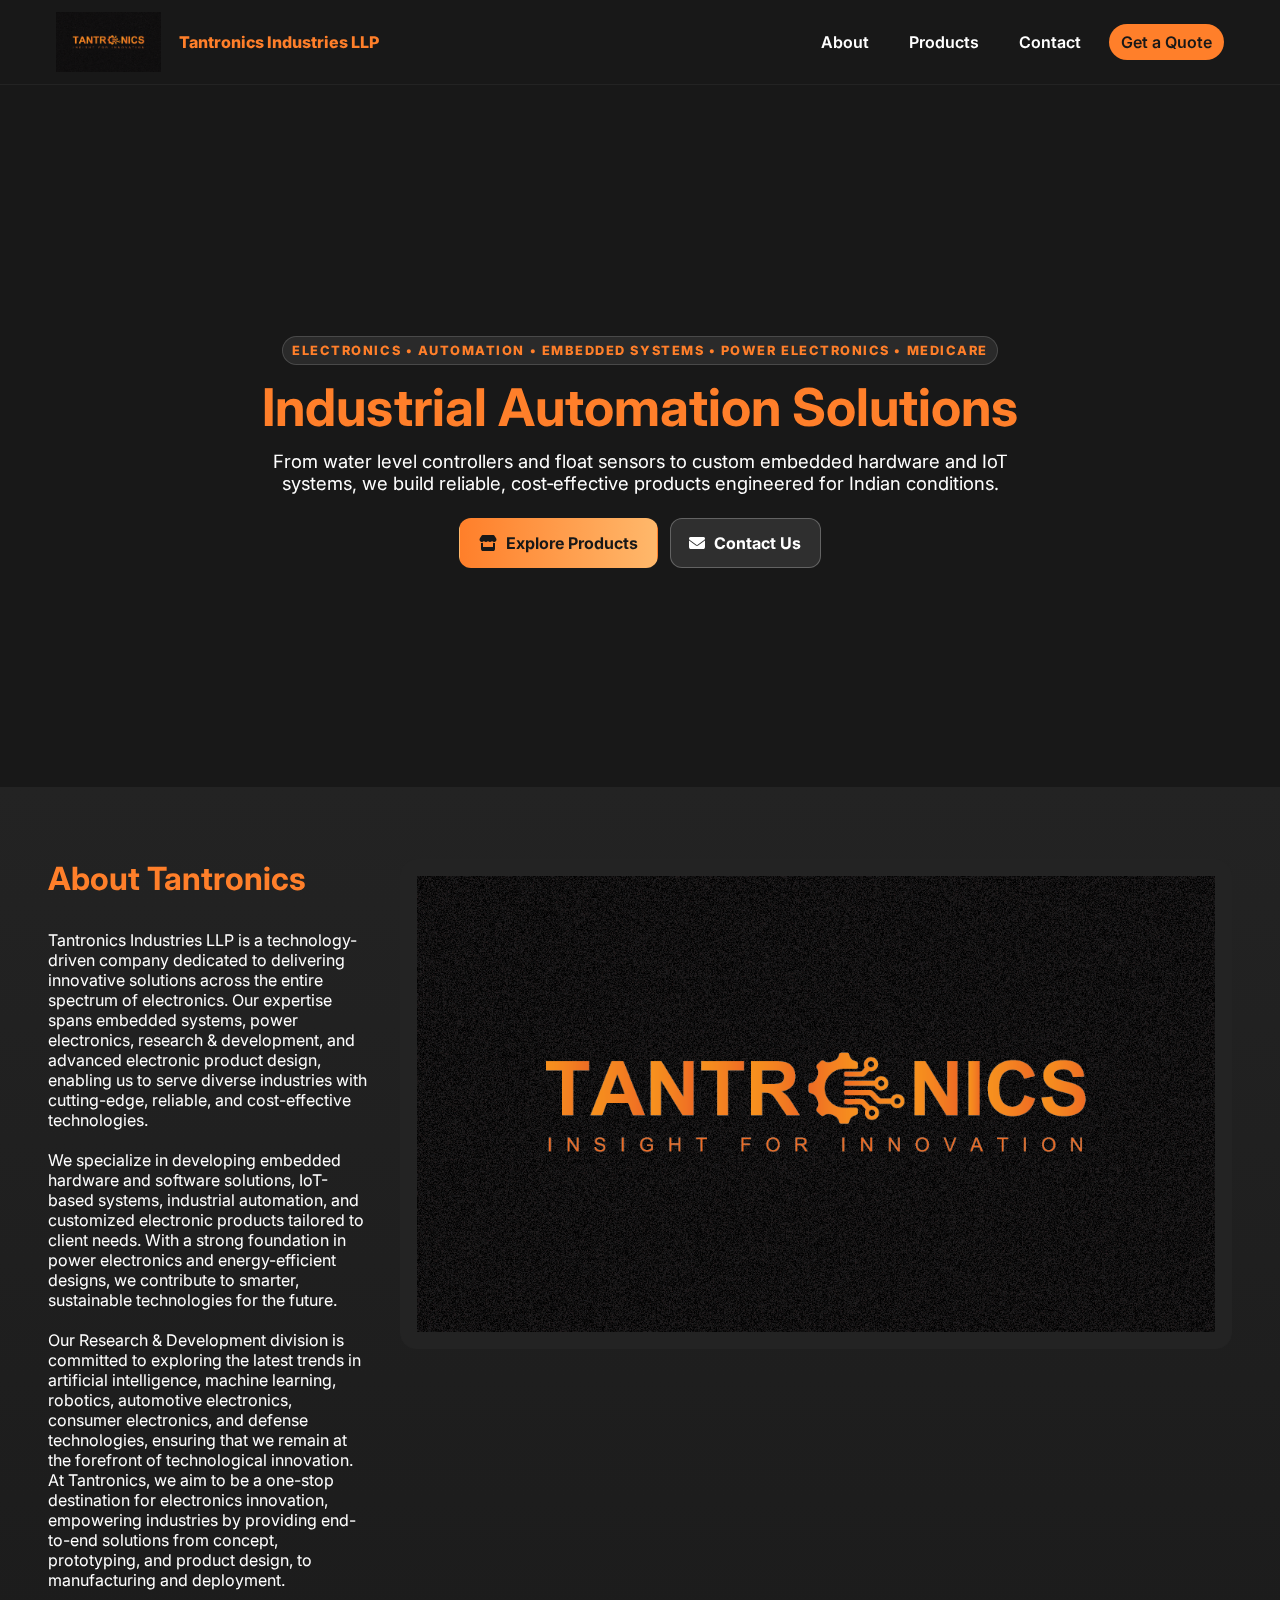
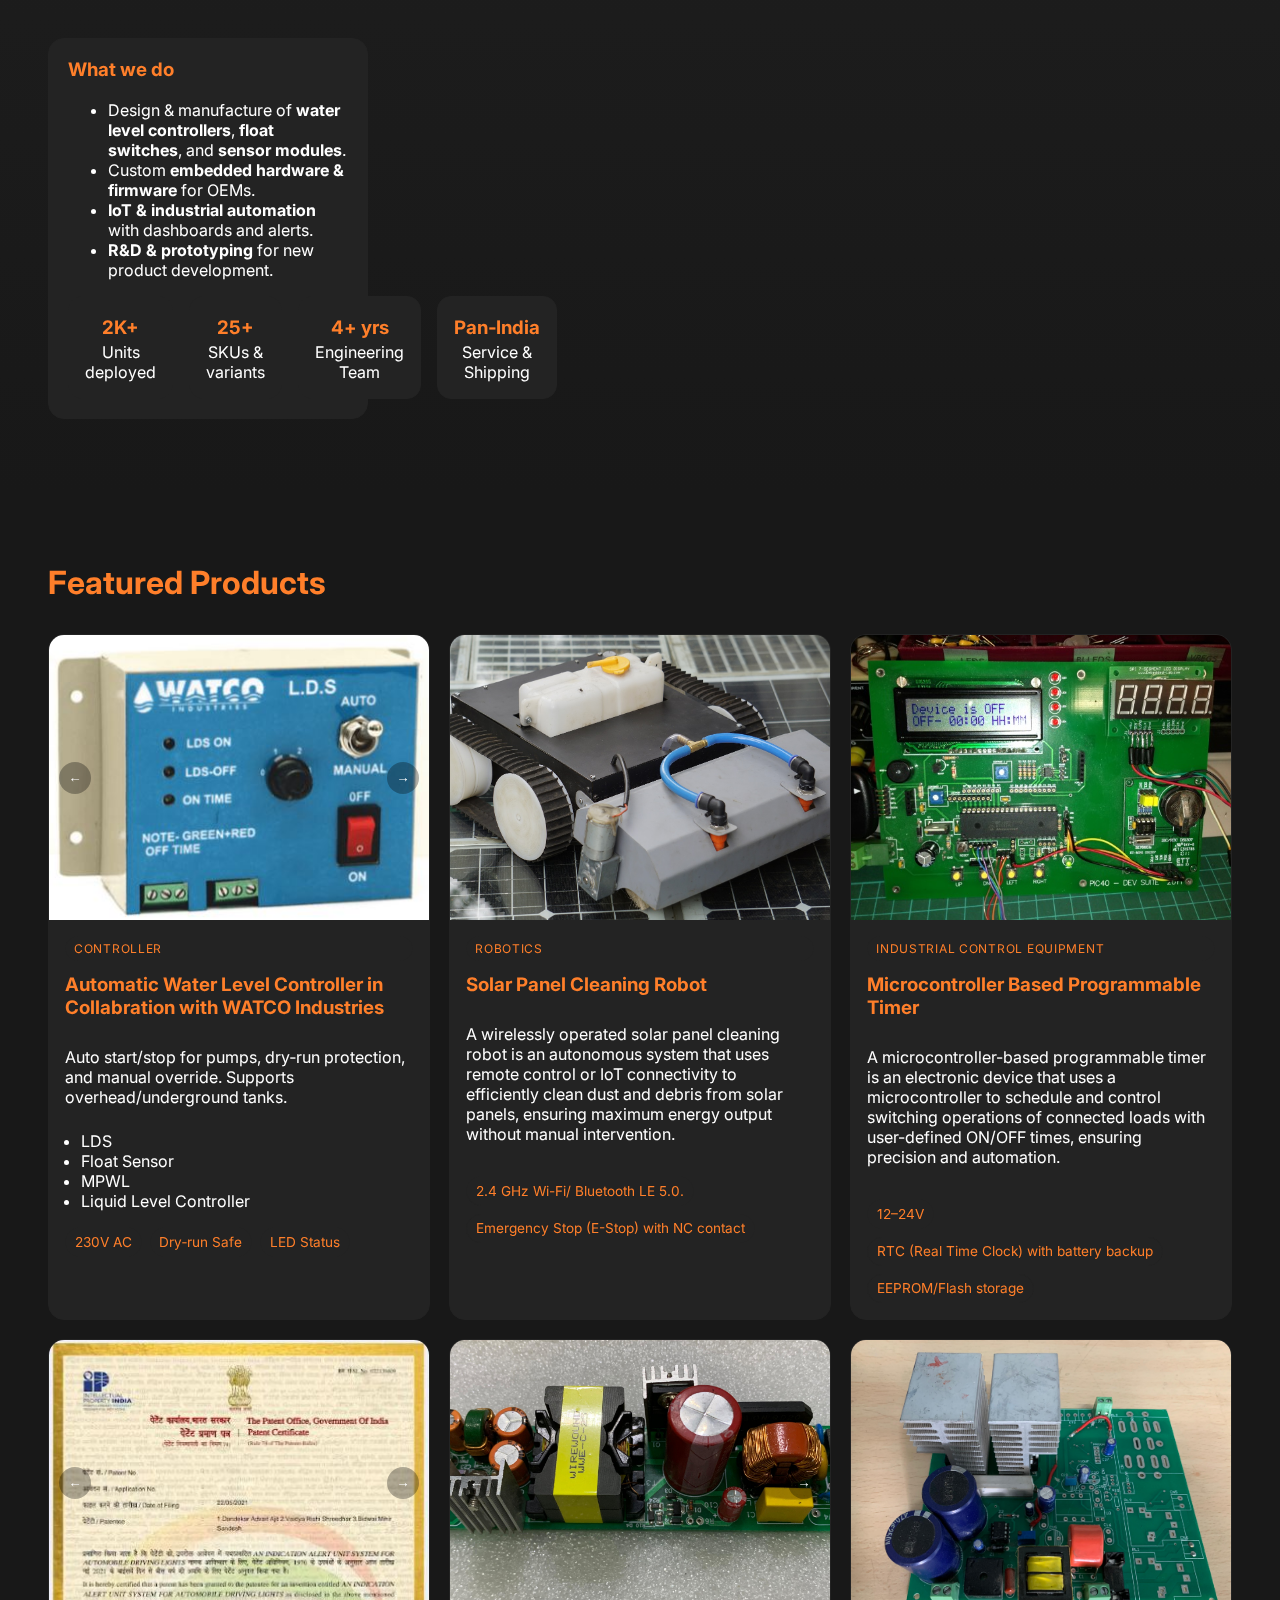
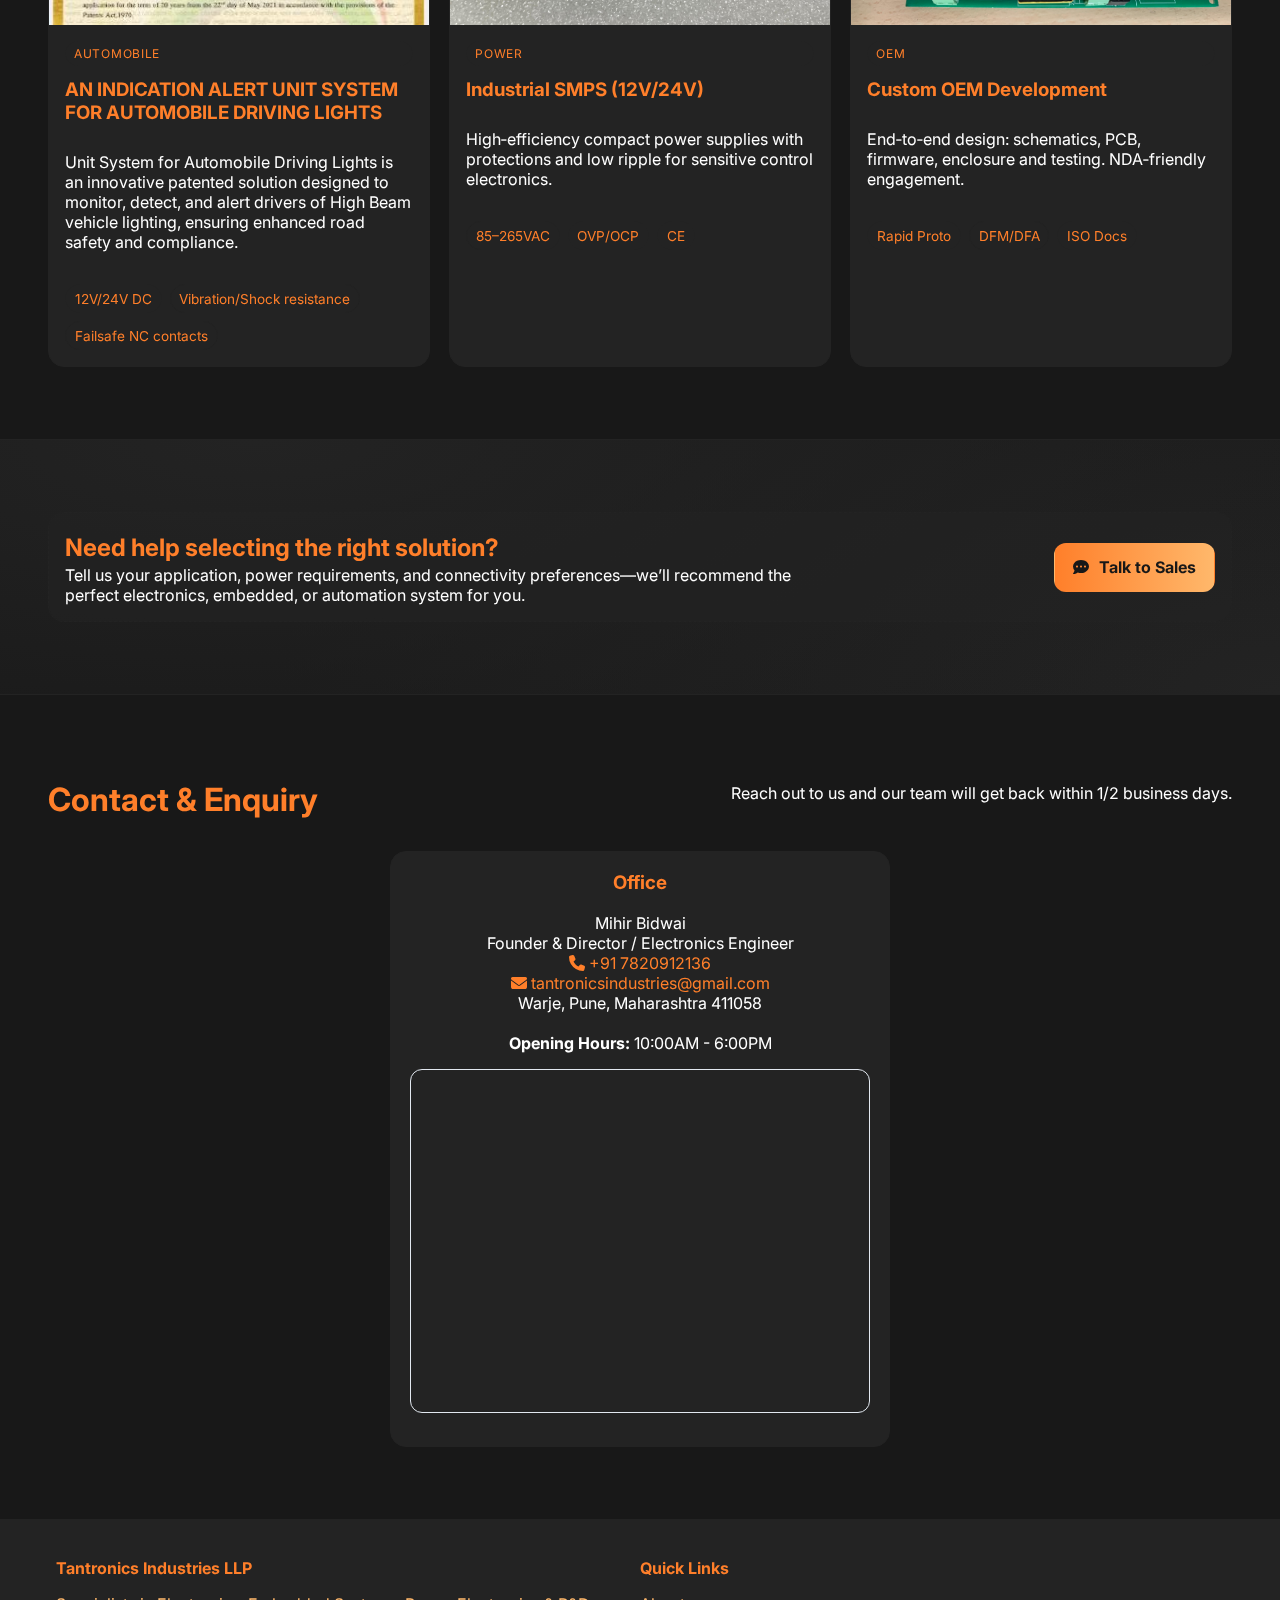
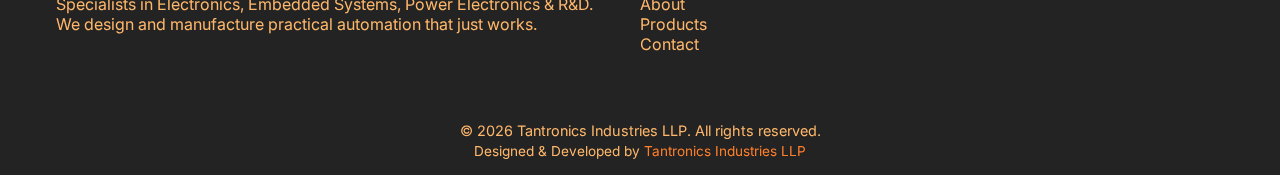
<file: ti2-2.html>
<!DOCTYPE html>
<html lang="en">
<head>
  <meta charset="utf-8" />
  <meta name="viewport" content="width=device-width, initial-scale=1" />
  <title>Tantronics Industries LLP – Electronics • Automation • Embedded Systems • Power Electronics • Medicare</title>
  <meta name="description" content="Tantronics Industries LLP delivers innovative electronics: embedded systems, power electronics, IoT and custom R&D-driven products for industry." />
  <meta name="theme-color" content="#181818" />

  <!-- Fonts & Icons -->
  <link rel="preconnect" href="https://fonts.gstatic.com" crossorigin>
  <link href="https://fonts.googleapis.com/css2?family=Inter:wght@300;400;600;800&display=swap" rel="stylesheet">
  <link rel="stylesheet" href="https://cdnjs.cloudflare.com/ajax/libs/font-awesome/6.5.0/css/all.min.css" crossorigin="anonymous" referrerpolicy="no-referrer" />
  <link rel="icon" type="image/png" href="./static/Tantronics Logo.png">
  <link rel="stylesheet" href="./static/style.css">
</head>
<body>
  <!-- Header -->
  <header>
    <div class="nav">
      <a class="brand" href="#home" aria-label="Tantronics home">
        <img src="./static/Tantronics Logo.png" alt="Tantronics Logo" class="header-logo" loading="lazy">
        <span>Tantronics Industries LLP</span>
      </a>
      <nav aria-label="Primary">
        <button class="hamburger" aria-label="Toggle menu"><i class="fa-solid fa-bars"></i></button>
        <ul id="mainMenu">
          <li><a href="#about">About</a></li>
          <li><a href="#products">Products</a></li>
          <li><a href="#contact">Contact</a></li>
          <li><a class="nav-cta" href="#enquiry">Get a Quote</a></li>
        </ul>
      </nav>
    </div>
    
  </header>
  <!-- Hero -->
  <section class="hero" id="home" role="banner" aria-label="Hero">
    <div class="hero-inner">
      <span class="eyebrow">Electronics • Automation • Embedded Systems • Power Electronics • Medicare</span>
      <h1>Industrial Automation Solutions</h1>
      <p>From water level controllers and float sensors to custom embedded hardware and IoT systems, we build reliable, cost‑effective products engineered for Indian conditions.</p>
      <div class="cta-row">
        <a href="#products" class="btn btn-primary"><i class="fa-solid fa-store"></i> Explore Products</a>
        <a href="#contact" class="btn btn-ghost"><i class="fa-solid fa-envelope"></i> Contact Us</a>
      </div>
    </div>
  </section>
  <!-- About -->
  <section class="about" id="about">
    <div class="container about-grid">
      <div class="about-copy">
        <div class="section-head">
          <h2>About Tantronics</h2>
          <p class="lead">Tantronics Industries LLP is a technology-driven company dedicated to delivering innovative solutions across the entire spectrum of electronics. Our expertise spans embedded systems, power electronics, research & development, and advanced electronic product design, enabling us to serve diverse industries with cutting-edge, reliable, and cost-effective technologies.<br><br>
          We specialize in developing embedded hardware and software solutions, IoT-based systems, industrial automation, and customized electronic products tailored to client needs. With a strong foundation in power electronics and energy-efficient designs, we contribute to smarter, sustainable technologies for the future.<br><br>
          Our Research & Development division is committed to exploring the latest trends in artificial intelligence, machine learning, robotics, automotive electronics, consumer electronics, and defense technologies, ensuring that we remain at the forefront of technological innovation. At Tantronics, we aim to be a one-stop destination for electronics innovation, empowering industries by providing end-to-end solutions from concept, prototyping, and product design, to manufacturing and deployment.</p>
        </div>
        <div class="about-card">
          <h3 style="margin-top:0; color:var(--brand)">What we do</h3>
          <ul>
            <li>Design & manufacture of <strong>water level controllers</strong>, <strong>float switches</strong>, and <strong>sensor modules</strong>.</li>
            <li>Custom <strong>embedded hardware & firmware</strong> for OEMs.</li>
            <li><strong>IoT & industrial automation</strong> with dashboards and alerts.</li>
            <li><strong>R&D & prototyping</strong> for new product development.</li>
          </ul>
          <div class="kpis" aria-label="Key stats">
            <div class="kpi">
              <h3>2K+</h3>
              <div>Units deployed</div>
            </div>
            <div class="kpi">
              <h3>25+</h3>
              <div>SKUs & variants</div>
            </div>
            <div class="kpi">
              <h3>4+ yrs</h3>
              <div>Engineering Team</div>
            </div>
            <div class="kpi">
              <h3>Pan‑India</h3>
              <div>Service & Shipping</div>
            </div>
          </div>
        </div>
      </div>
      <aside>
        <img src="./static/Tantronics Logo.png" alt="Tantronics Logo" loading="lazy" style="border-radius:16px; border:1px solid #232323; background:#232323; padding:1rem;">
        <div class="form-note" style="margin-top:.75rem"></div>
      </aside>
    </div>
  </section>
  <!-- Products -->
  <section class="products" id="products">
    <div class="container">
      <div class="section-head">
        <h2>Featured Products</h2>
      </div>
      <div class="product-grid">
        <!-- Card 1 -->
        <article class="card">
          <div class="wlc-carousel" style="position:relative; width:100%; aspect-ratio:4/3; overflow:hidden;">
            <img src="./static/wi1.jpg" alt="Water Level Controller 1" class="wlc-img" style="width:100%; height:100%; object-fit:cover; display:block;">
            <img src="./static/wi2.jpg" alt="Water Level Controller 2" class="wlc-img" style="width:100%; height:100%; object-fit:cover; display:none; position:absolute; top:0; left:0;">
            <img src="./static/wi3.jpg" alt="Water Level Controller 3" class="wlc-img" style="width:100%; height:100%; object-fit:cover; display:none; position:absolute; top:0; left:0;">
            <img src="./static/wi4.jpg" alt="Water Level Controller 4" class="wlc-img" style="width:100%; height:100%; object-fit:cover; display:none; position:absolute; top:0; left:0;">
            <button class="wlc-prev" style="position:absolute; top:50%; left:10px; transform:translateY(-50%); background:rgba(0,0,0,0.3); color:#fff; border:none; border-radius:50%; width:32px; height:32px; cursor:pointer;">&#8592;</button>
            <button class="wlc-next" style="position:absolute; top:50%; right:10px; transform:translateY(-50%); background:rgba(0,0,0,0.3); color:#fff; border:none; border-radius:50%; width:32px; height:32px; cursor:pointer;">&#8594;</button>
          </div>
          <div class="p">
            <span class="pill">Controller</span>
            <h3>Automatic Water Level Controller in Collabration with WATCO Industries</h3>
            <p>Auto start/stop for pumps, dry‑run protection, and manual override. Supports overhead/underground tanks.</p>
            <ul style="margin:0 0 0 1em; padding:0; color:inherit;">
              <li>LDS</li>
              <li>Float Sensor</li>
              <li>MPWL</li>
              <li>Liquid Level Controller</li>
            </ul>
            <div class="features">
              <span>230V AC</span>
              <span>Dry‑run Safe</span>
              <span>LED Status</span>
            </div>
          </div>
        </article>
        <!-- Card 2 -->
        <article class="card">
          <img src="./static/solar panel cleaner robot.jpg" alt="Solar Panel Cleaning Robot" loading="lazy" style="aspect-ratio:4/3; width:100%; height:auto; object-fit:cover;">
          <div class="p">
            <span class="pill">Robotics</span>
            <h3>Solar Panel Cleaning Robot</h3>
            <p>A wirelessly operated solar panel cleaning robot is an autonomous system that uses remote control or IoT connectivity to efficiently clean dust and debris from solar panels, ensuring maximum energy output without manual intervention.</p>
            <div class="features">
              <span>2.4 GHz Wi-Fi/ Bluetooth LE 5.0.</span>
              <span>Emergency Stop (E-Stop) with NC contact</span>
            </div>
          </div>
        </article>
        <!-- Card 3 -->
        <article class="card">
          <img src="./static/Digital-Timer.jpg" alt="Light dependent switch module" loading="lazy">
          <div class="p">
            <span class="pill">Industrial Control Equipment</span>
            <h3>Microcontroller Based Programmable Timer </h3>
            <p>A microcontroller-based programmable timer is an electronic device that uses a microcontroller to schedule and control switching operations of connected loads with user-defined ON/OFF times, ensuring precision and automation.</p>
            <div class="features">
              <span>12–24V</span><br>
              <span>RTC (Real Time Clock) with battery backup</span>
              <span>EEPROM/Flash storage</span>
            </div>
          </div>
        </article>
        <!-- Card 4 -->
        <article class="card">
          <div class="auto-carousel" style="position:relative; width:100%; aspect-ratio:4/3; overflow:hidden;">
            <img src="./static/pt1.1.JPG" alt="Automobile Alert Unit 1" class="auto-img" style="width:100%; height:100%; object-fit:cover; display:block;">
            <img src="./static/pt1.JPG" alt="Automobile Alert Unit 2" class="auto-img" style="width:100%; height:100%; object-fit:cover; display:none; position:absolute; top:0; left:0;">
            <button class="auto-prev" style="position:absolute; top:50%; left:10px; transform:translateY(-50%); background:rgba(0,0,0,0.3); color:#fff; border:none; border-radius:50%; width:32px; height:32px; cursor:pointer;">&#8592;</button>
            <button class="auto-next" style="position:absolute; top:50%; right:10px; transform:translateY(-50%); background:rgba(0,0,0,0.3); color:#fff; border:none; border-radius:50%; width:32px; height:32px; cursor:pointer;">&#8594;</button>
          </div>
          <div class="p">
            <span class="pill">Automobile</span>
            <h3> AN INDICATION ALERT UNIT SYSTEM FOR AUTOMOBILE DRIVING 
LIGHTS</h3>
            <p>Unit System for Automobile Driving Lights is an innovative patented solution designed to monitor, detect, and alert drivers of High Beam vehicle lighting, ensuring enhanced road safety and compliance.</p>
            <div class="features">
              <span>12V/24V DC</span>
              <span>Vibration/Shock resistance</span>
              <span>Failsafe NC contacts</span>
            </div>
          </div>
        </article>
        <!-- Card 5 -->
        <article class="card">
          <div class="smps-carousel" style="position:relative; width:100%; aspect-ratio:4/3; overflow:hidden;">
            <img src="./static/ps.jpg" alt="Industrial SMPS power supply 1" class="smps-img" style="width:100%; height:100%; object-fit:cover; display:block;">
            <img src="./static/ps1.jpg" alt="Industrial SMPS power supply 2" class="smps-img" style="width:100%; height:100%; object-fit:cover; display:none; position:absolute; top:0; left:0;">
            <img src="./static/ps2.jpg" alt="Industrial SMPS power supply 3" class="smps-img" style="width:100%; height:100%; object-fit:cover; display:none; position:absolute; top:0; left:0;">
            <button class="smps-prev" style="position:absolute; top:50%; left:10px; transform:translateY(-50%); background:rgba(0,0,0,0.3); color:#fff; border:none; border-radius:50%; width:32px; height:32px; cursor:pointer;">&#8592;</button>
            <button class="smps-next" style="position:absolute; top:50%; right:10px; transform:translateY(-50%); background:rgba(0,0,0,0.3); color:#fff; border:none; border-radius:50%; width:32px; height:32px; cursor:pointer;">&#8594;</button>
          </div>
          <div class="p">
            <span class="pill">Power</span>
            <h3>Industrial SMPS (12V/24V)</h3>
            <p>High‑efficiency compact power supplies with protections and low ripple for sensitive control electronics.</p>
            <div class="features">
              <span>85–265VAC</span>
              <span>OVP/OCP</span>
              <span>CE</span>
            </div>
          </div>
        </article>
        <!-- Card 6 -->
        <article class="card">
          <img src="./static/ozone.jpg" alt="Custom PCB and enclosure mockup" loading="lazy">
          <div class="p">
            <span class="pill">OEM</span>
            <h3>Custom OEM Development</h3>
            <p>End‑to‑end design: schematics, PCB, firmware, enclosure and testing. NDA‑friendly engagement.</p>
            <div class="features">
              <span>Rapid Proto</span>
              <span>DFM/DFA</span>
              <span>ISO Docs</span>
            </div>
          </div>
        </article>
      </div>
    </div>
  </section>
  <!-- CTA Banner -->
  <section class="cta" id="enquiry" aria-label="Enquiry">
    <div class="container">
      <div class="panel">
        <div>
          <h2 style="margin:.2rem 0; color:var(--brand)">Need help selecting the right solution?</h2>
          <div class="lead">Tell us your application, power requirements, and connectivity preferences—we’ll recommend the perfect electronics, embedded, or automation system for you.</div>
        </div>
        <a href="#contact" class="btn btn-primary"><i class="fa-solid fa-comment-dots"></i> Talk to Sales</a>
      </div>
    </div>
  </section>
  <!-- Contact -->
  <section class="contact" id="contact">
    <div class="container">
      <div class="section-head">
        <h2>Contact & Enquiry</h2>
          <p class="lead">Reach out to us and our team will get back within 1/2 business days.</p>
      </div>
        <div class="contact-grid" style="justify-content:center; display:flex;">
          <aside style="margin:auto; width:100%; max-width:500px;">
            <div class="about-card" style="height:100%; text-align:center;">
              <h3 style="margin-top:0; color:var(--brand)">Office</h3>
              <p>
                Mihir Bidwai<br>
                Founder & Director / Electronics Engineer<br>
                <a href="tel:+917820912136"><i class="fa-solid fa-phone"></i> +91 7820912136</a><br>
                <a href="mailto:tantronicsindustries@gmail.com"><i class="fa-solid fa-envelope"></i> tantronicsindustries@gmail.com</a><br>
                Warje, Pune, Maharashtra 411058<br>
                <br>
                <strong>Opening Hours:</strong> 10:00AM - 6:00PM
              </p>
              <div style="aspect-ratio: 4/3; overflow:hidden; border-radius:12px; border:1px solid #e2e8f0; margin-top:1rem;">
                <iframe src="https://www.google.com/maps/embed?pb=!1m18!1m12!1m3!1d3784.154432274673!2d73.79742399999999!3d18.476662700000002!2m3!1f0!2f0!3f0!3m2!1i1024!2i768!4f13.1!3m3!1m2!1s0x3bc2950ca7c99333%3A0xc91c6645095e74cc!2sTantronics%20Industries!5e0!3m2!1sen!2sin!4v1755714398449!5m2!1sen!2sin" width="100%" height="100%" style="border:0;" allowfullscreen="" loading="lazy" referrerpolicy="no-referrer-when-downgrade"></iframe>
              </div>
              <p class="form-note" style="margin-top:.75rem"></p>
            </div>
          </aside>
        </div>
    </div>
  </section>
  <!-- Footer -->
  <footer>
    <div class="foot">
      <div>
        <h4>Tantronics Industries LLP</h4>
        <p>Specialists in Electronics, Embedded Systems, Power Electronics & R&D. We design and manufacture practical automation that just works.</p>
      </div>
      <div class="foot-links">
        <h4>Quick Links</h4>
        <p><a href="#about">About</a><br>
           <a href="#products">Products</a><br>
           <a href="#contact">Contact</a></p>
      </div>
    </div>
    <div class="sub">
      <div>© <span id="year"></span> Tantronics Industries LLP. All rights reserved.</div>
      <div style="margin-top:.25rem; font-size:.85rem">Designed & Developed by <a href="#">Tantronics Industries LLP</a></div>
    </div>
  </footer>
  <script>
    // Responsive nav menu toggle
    const burger = document.querySelector('.hamburger');
    const mainMenu = document.getElementById('mainMenu');
    burger?.addEventListener('click', () => {
      if(mainMenu.style.display === 'block') {
        mainMenu.style.display = 'none';
      } else {
        mainMenu.style.display = 'block';
      }
    });
    // Close menu on link click (mobile)
    mainMenu?.querySelectorAll('a').forEach(a => a.addEventListener('click', ()=>{
      if(window.innerWidth < 900) mainMenu.style.display = 'none';
    }));
    // Year in footer
    document.getElementById('year').textContent = new Date().getFullYear();
    // Basic form validation + submission UX
    const form = document.getElementById('contactForm');
    const statusEl = document.getElementById('formStatus');
    form?.addEventListener('submit', async (e) => {
      e.preventDefault();
      statusEl.textContent = '';
      if(!form.checkValidity()){
        statusEl.textContent = 'Please fill required fields.';
        return;
      }
      statusEl.textContent = 'Thanks! Your enquiry has been sent.';
      form.reset();
    });
    // SMPS image carousel
    const smpsImgs = document.querySelectorAll('.smps-carousel .smps-img');
    const smpsPrev = document.querySelector('.smps-prev');
    const smpsNext = document.querySelector('.smps-next');
    let smpsIndex = 0;
    function showSmpsImg(idx) {
      smpsImgs.forEach((img, i) => {
        img.style.display = i === idx ? 'block' : 'none';
      });
    }
    smpsPrev?.addEventListener('click', () => {
      smpsIndex = (smpsIndex - 1 + smpsImgs.length) % smpsImgs.length;
      showSmpsImg(smpsIndex);
    });
    smpsNext?.addEventListener('click', () => {
      smpsIndex = (smpsIndex + 1) % smpsImgs.length;
      showSmpsImg(smpsIndex);
    });
    showSmpsImg(smpsIndex);
    // Water Level Controller image carousel
    const wlcImgs = document.querySelectorAll('.wlc-carousel .wlc-img');
    const wlcPrev = document.querySelector('.wlc-prev');
    const wlcNext = document.querySelector('.wlc-next');
    let wlcIndex = 0;
    function showWlcImg(idx) {
      wlcImgs.forEach((img, i) => {
        img.style.display = i === idx ? 'block' : 'none';
      });
    }
    wlcPrev?.addEventListener('click', () => {
      wlcIndex = (wlcIndex - 1 + wlcImgs.length) % wlcImgs.length;
      showWlcImg(wlcIndex);
    });
    wlcNext?.addEventListener('click', () => {
      wlcIndex = (wlcIndex + 1) % wlcImgs.length;
      showWlcImg(wlcIndex);
    });
    showWlcImg(wlcIndex);
    // Automobile Alert Unit image carousel
    const autoImgs = document.querySelectorAll('.auto-carousel .auto-img');
    const autoPrev = document.querySelector('.auto-prev');
    const autoNext = document.querySelector('.auto-next');
    let autoIndex = 0;
    function showAutoImg(idx) {
      autoImgs.forEach((img, i) => {
        img.style.display = i === idx ? 'block' : 'none';
      });
    }
    autoPrev?.addEventListener('click', () => {
      autoIndex = (autoIndex - 1 + autoImgs.length) % autoImgs.length;
      showAutoImg(autoIndex);
    });
    autoNext?.addEventListener('click', () => {
      autoIndex = (autoIndex + 1) % autoImgs.length;
      showAutoImg(autoIndex);
    });
    showAutoImg(autoIndex);
  </script>
</body>
</html>
</file>
<file: static/style.css>
/* Tantronics Industries LLP Styles */
:root{
  --brand:#ff7f2a;
  --brand-2:#ffb86b;
  --ink:#ff7f2a;
  --muted:#fff;
  --bg:#181818;
  --surface:#232323;
  --hero:#181818;
}
*{box-sizing:border-box}
html{scroll-behavior:smooth}
body{
  margin:0; font-family:Inter,system-ui,-apple-system,Segoe UI,Roboto,Arial,sans-serif;
  color:var(--muted); background:var(--bg);
}
a{color:var(--brand); text-decoration:none}
img{max-width:100%; display:block}
header{
  position:sticky; top:0; z-index:50; backdrop-filter:saturate(180%) blur(10px);
  background:rgba(24,24,24,0.95); border-bottom:1px solid #232323;
}
.nav{
  max-width:1200px; margin:0 auto; padding:0.75rem 1rem; display:flex; align-items:center; justify-content:space-between;
}
.brand{display:flex; align-items:center; gap:.6rem; font-weight:800; color:var(--brand)}
.header-logo {height:60px; width:auto; margin-right:.5rem;}
nav ul{list-style:none; display:flex; gap:1rem; margin:0; padding:0}
nav a{padding:.5rem .75rem; border-radius:999px; font-weight:600; color:var(--muted)}
nav a:hover{background:#232323; color:var(--brand)}
.nav-cta{background:var(--brand); color:#181818 !important}
.nav-cta:hover{background:var(--brand-2)}
.hamburger{display:none; background:none; border:0; font-size:1.2rem; color:var(--brand); cursor:pointer}
.hamburger:focus{outline:2px solid rgba(255,127,42,.25); border-radius:6px}

/* Mobile menu base */
.mobile-menu{display:none; position:absolute; left:0; right:0; top:100%; background:#232323; border-bottom:1px solid #232323; z-index:60; padding:0.5rem 1rem}
.mobile-menu ul{list-style:none; margin:0; padding:0}
.mobile-menu li{border-top:1px solid rgba(255,255,255,0.03);}
.mobile-menu a{display:block; padding:0.9rem 0.5rem; color:var(--muted); font-weight:700}
.mobile-menu a.nav-cta{display:inline-block; margin-top:.5rem; background:var(--brand); color:#181818; padding:.6rem .9rem; border-radius:10px}

/* Desktop-only links class (kept separate) */
.desktop-links{display:flex; gap:1rem; align-items:center; margin:0; padding:0}

/* About image section style */
.about-image{padding:2rem 1rem 0; background:linear-gradient(180deg,#181818,#181818); border-bottom:1px solid #232323}
.about-main-logo{max-width:360px; width:100%; height:auto}

/* Hero and other styles (unchanged) */
.hero{
  position:relative; min-height:78vh; display:grid; place-items:center; text-align:center; color:#fff; overflow:hidden;
  background:linear-gradient(180deg, rgba(24,24,24,.85), rgba(24,24,24,.95));
}
.hero-inner{max-width:1000px; padding:6rem 1rem 4rem}
.eyebrow{display:inline-block; letter-spacing:.12em; text-transform:uppercase; font-weight:800; font-size:.8rem; color:var(--brand); background:rgba(255,255,255,.08); border:1px solid rgba(255,255,255,.15); padding:.35rem .6rem; border-radius:999px}
.hero h1{font-size:clamp(2rem, 6vw, 3.25rem); line-height:1.1; margin:.9rem 0; color:var(--brand)}
.hero p{font-size:clamp(1rem, 2.5vw, 1.15rem); color:#fff; margin:0 auto 1.5rem; max-width:760px}
.cta-row{display:flex; gap:.75rem; justify-content:center; flex-wrap:wrap}
.btn{display:inline-flex; align-items:center; gap:.6rem; padding:.85rem 1.15rem; border-radius:12px; font-weight:700; border:1px solid transparent; cursor:pointer}
.btn-primary{background:linear-gradient(90deg,var(--brand),var(--brand-2)); color:#181818}
.btn-primary:hover{filter:brightness(.95)}
.btn-ghost{background:rgba(255,255,255,.1); color:#fff; border-color:rgba(255,255,255,.25)}
.btn-ghost:hover{background:rgba(255,255,255,.18)}
section{padding:4.5rem 1rem; scroll-margin-top:90px;}
.container{max-width:1200px; margin:0 auto}
.section-head{display:flex; align-items:end; justify-content:space-between; flex-wrap:wrap; gap:1rem; margin-bottom:2rem}
.section-head h2{margin:0; color:var(--brand); font-size:clamp(1.5rem, 3.2vw, 2rem)}
.lead{max-width:760px}
.about{background:linear-gradient(180deg,#232323,#181818)}
.about-grid{display:grid; grid-template-columns:1.2fr 1fr; gap:2rem}
@media (max-width: 900px){.about-grid{grid-template-columns:1fr}}
.about-card{background:#232323; border:1px solid #232323; padding:1.2rem; border-radius:16px}
.kpis{display:grid; grid-template-columns:repeat(4,1fr); gap:1rem; margin-top:1rem}
.kpi{background:var(--surface); border:1px solid #232323; border-radius:14px; padding:1rem; text-align:center}
.kpi h3{margin:.2rem 0; color:var(--brand)}
.products{background:#181818}
.product-grid{display:grid; grid-template-columns:repeat(3,1fr); gap:1.2rem}
@media (max-width: 1000px){.product-grid{grid-template-columns:repeat(2,1fr)}}
@media (max-width: 640px){.product-grid{grid-template-columns:1fr}}
.card{background:#232323; border:1px solid #232323; border-radius:16px; overflow:hidden; display:flex; flex-direction:column}
.card img{aspect-ratio: 4 / 3; object-fit:cover}
.card .p{padding:1rem; display:flex; flex-direction:column; gap:.5rem}
.pill{display:inline-block; font-size:.75rem; letter-spacing:.06em; text-transform:uppercase; padding:.25rem .5rem; border-radius:999px; border:1px solid #232323; background:#232323; color:var(--brand)}
.card h3{margin:.25rem 0; color:var(--brand)}
.features{display:flex; flex-wrap:wrap; gap:.5rem; margin-top:.5rem}
.features span{font-size:.85rem; background:#232323; border:1px solid #232323; border-radius:999px; padding:.35rem .55rem; color:var(--brand)}
.cta{
  background:radial-gradient(1200px 400px at 20% 0%, #232323, transparent), radial-gradient(1000px 500px at 100% 100%, #232323, transparent);
  border-block:1px solid #232323;
}
.cta .panel{display:flex; gap:1rem; align-items:center; justify-content:space-between; flex-wrap:wrap; background:#232323aa; padding:1rem; border:1px dashed #232323; border-radius:16px}
.contact-grid{display:grid; grid-template-columns:1.2fr 1fr; gap:1.2rem}
@media (max-width: 900px){.contact-grid{grid-template-columns:1fr}}
form{display:grid; grid-template-columns:1fr 1fr; gap:1rem}
form .full{grid-column:1 / -1}
label{font-weight:600; color:var(--brand); font-size:.9rem}
input, select, textarea{
  width:100%; padding:.75rem .8rem; border:1px solid #232323; border-radius:12px; background:#232323; color:var(--brand);
}
textarea{min-height:140px; resize:vertical}
.form-note{font-size:.85rem; color:#ffb86b}
footer{background:#232323; color:#ffb86b}
.foot{max-width:1200px; margin:0 auto; padding:2.2rem 1rem; display:grid; grid-template-columns:2fr 1fr 1fr; gap:1.2rem}
@media (max-width: 900px){.foot{grid-template-columns:1fr}}
.foot h4{margin:.2rem 0 1rem; color:var(--brand)}
.foot a{color:#ffb86b}
.sub{border-top:1px solid #232323; padding:1rem; text-align:center; font-size:.9rem}

/* Responsive rules */
@media (max-width: 900px){
  .about-grid{grid-template-columns:1fr}
  .contact-grid{grid-template-columns:1fr}
  .foot{grid-template-columns:1fr}
  .nav{flex-direction:row; align-items:center;}
  .header-logo{height:48px;}
  .section-head{flex-direction:column; align-items:flex-start;}
  .desktop-links{display:none} /* hide desktop links on mobile */
  .hamburger{display:block}
  /* ensure mobile top area doesn't overflow when mobile menu is open */
  header{overflow:visible}
}

/* Smaller phones */
@media (max-width: 640px){
  .product-grid{grid-template-columns:1fr}
  .hero-inner{padding:3rem 0.5rem 2rem;}
  .about-card, .card, .cta .panel{padding:0.8rem;}
  .header-logo{height:40px;}
  .btn, .btn-primary, .btn-ghost{padding:0.7rem 0.9rem; font-size:1rem;}
  .kpis{grid-template-columns:1fr 1fr;}
}

/* Keep consistent image fit for cards & about card */
.card img, .about-card img {
  width:100%; height:auto; object-fit:cover;
}
.container {
  width:100%; max-width:1200px; margin:0 auto; padding:0 0.5rem;
}

/* When mobile menu is open we show it (JS adds inline style or .open class) */
.mobile-menu.open { display:block; }

/* Small visual polish for mobile menu */
.mobile-menu a:hover{background:#2a2a2a; color:var(--brand)}


/* ---------- About layout: logo left, copy right; minimal edits ---------- */
.about-grid {
  display: grid;
  grid-template-columns: 320px 1fr; /* left fixed column for logo, right flexible for text */
  gap: 2rem;
  align-items: start; /* align items to top by default */
}

/* Logo container: keep it simple and consistent */
.about-image {
  display: block;
  padding: 0;
  background: transparent;
}
.about-image-inner { padding: 0; }

/* Logo image sizing */
.about-main-logo {
  max-width: 280px;
  width: 100%;
  height: auto;
  border-radius: 12px;
  padding: 0.6rem;
  background: var(--surface);
  border: 1px solid #232323;
  display: block;
}

/* Center the about-card horizontally inside the right column */
.centered-card {
  max-width: 760px;      /* prevents the card from getting too wide */
  margin: 1.25rem auto;  /* centers it horizontally in the right column */
  text-align: left;
}

/* On small screens stack: logo above copy */
@media (max-width: 900px) {
  .about-grid {
    grid-template-columns: 1fr; /* single column on mobile */
    gap: 1rem;
  }
  .about-main-logo {
    max-width: 220px;
    margin: 0 auto; /* keep logo centered on mobile */
  }
  .centered-card {
    max-width: 100%;
    margin: 1rem auto;
  }
}
</file>
